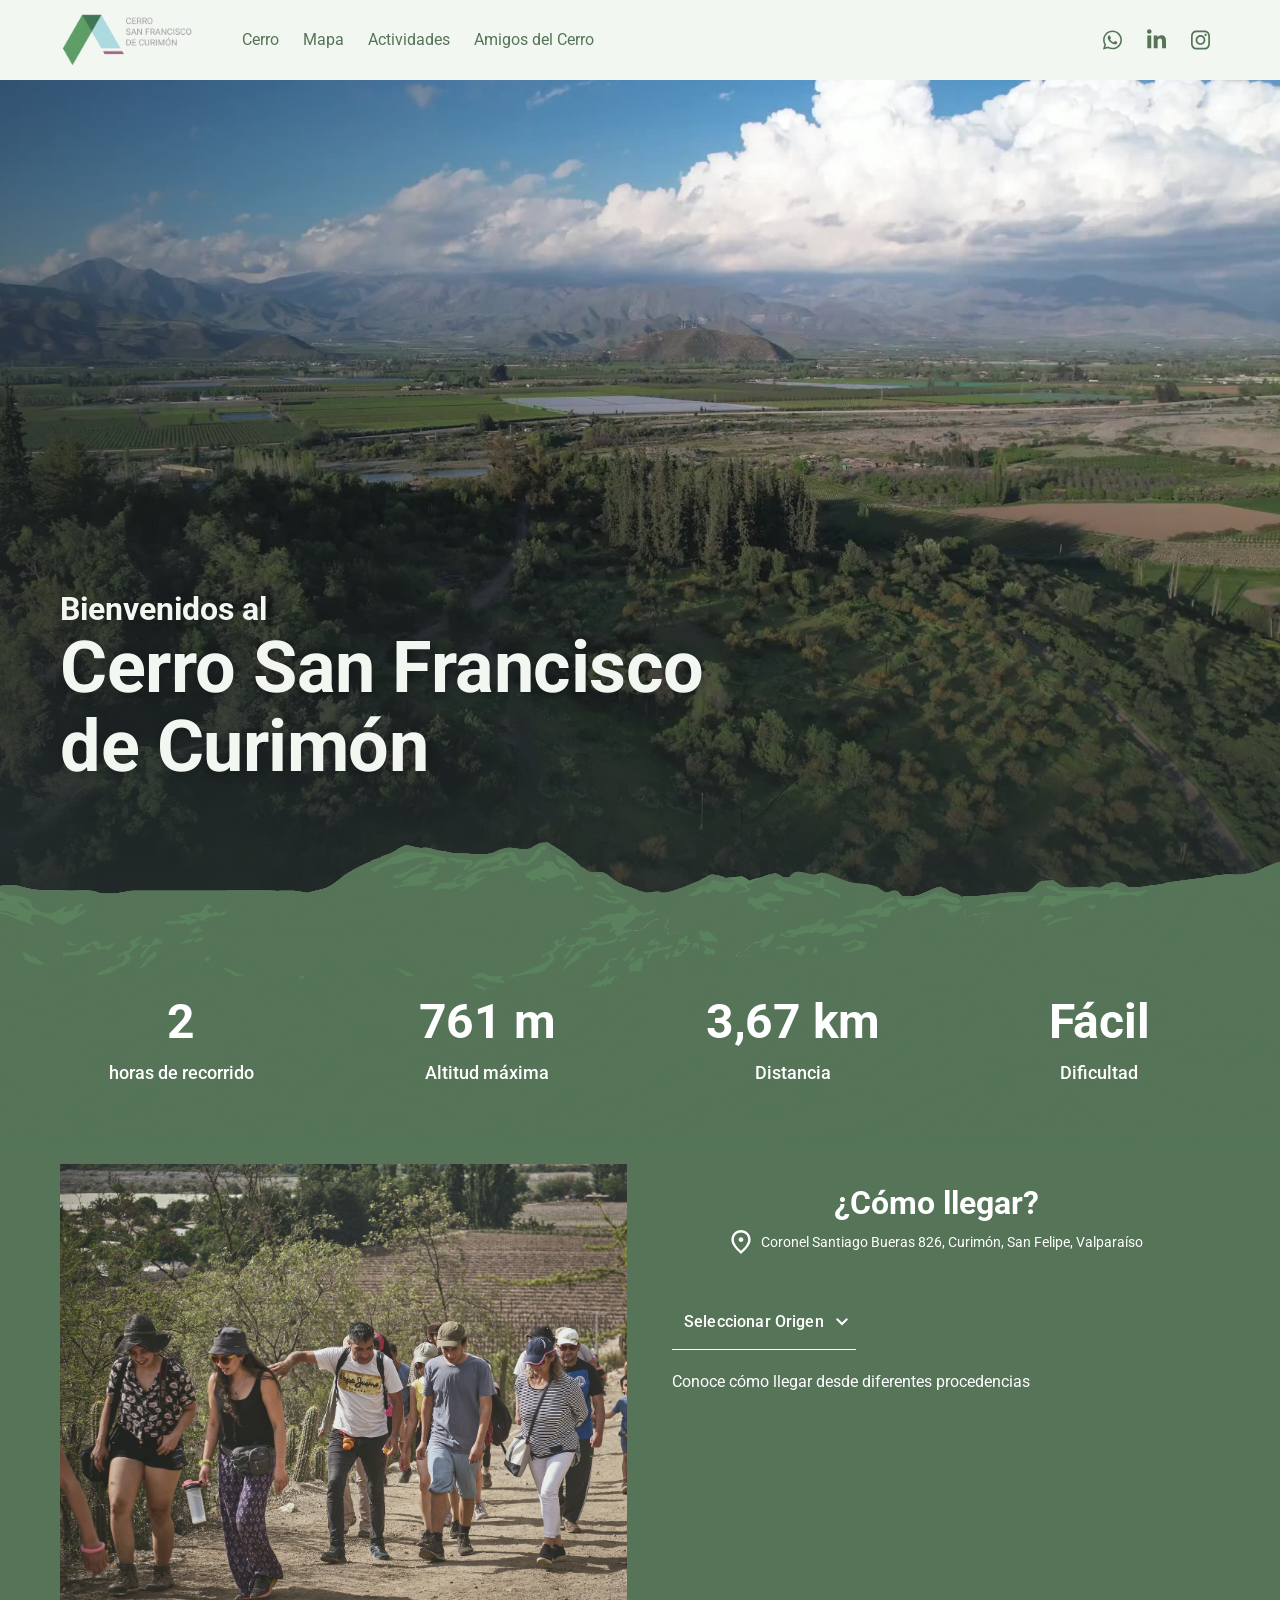
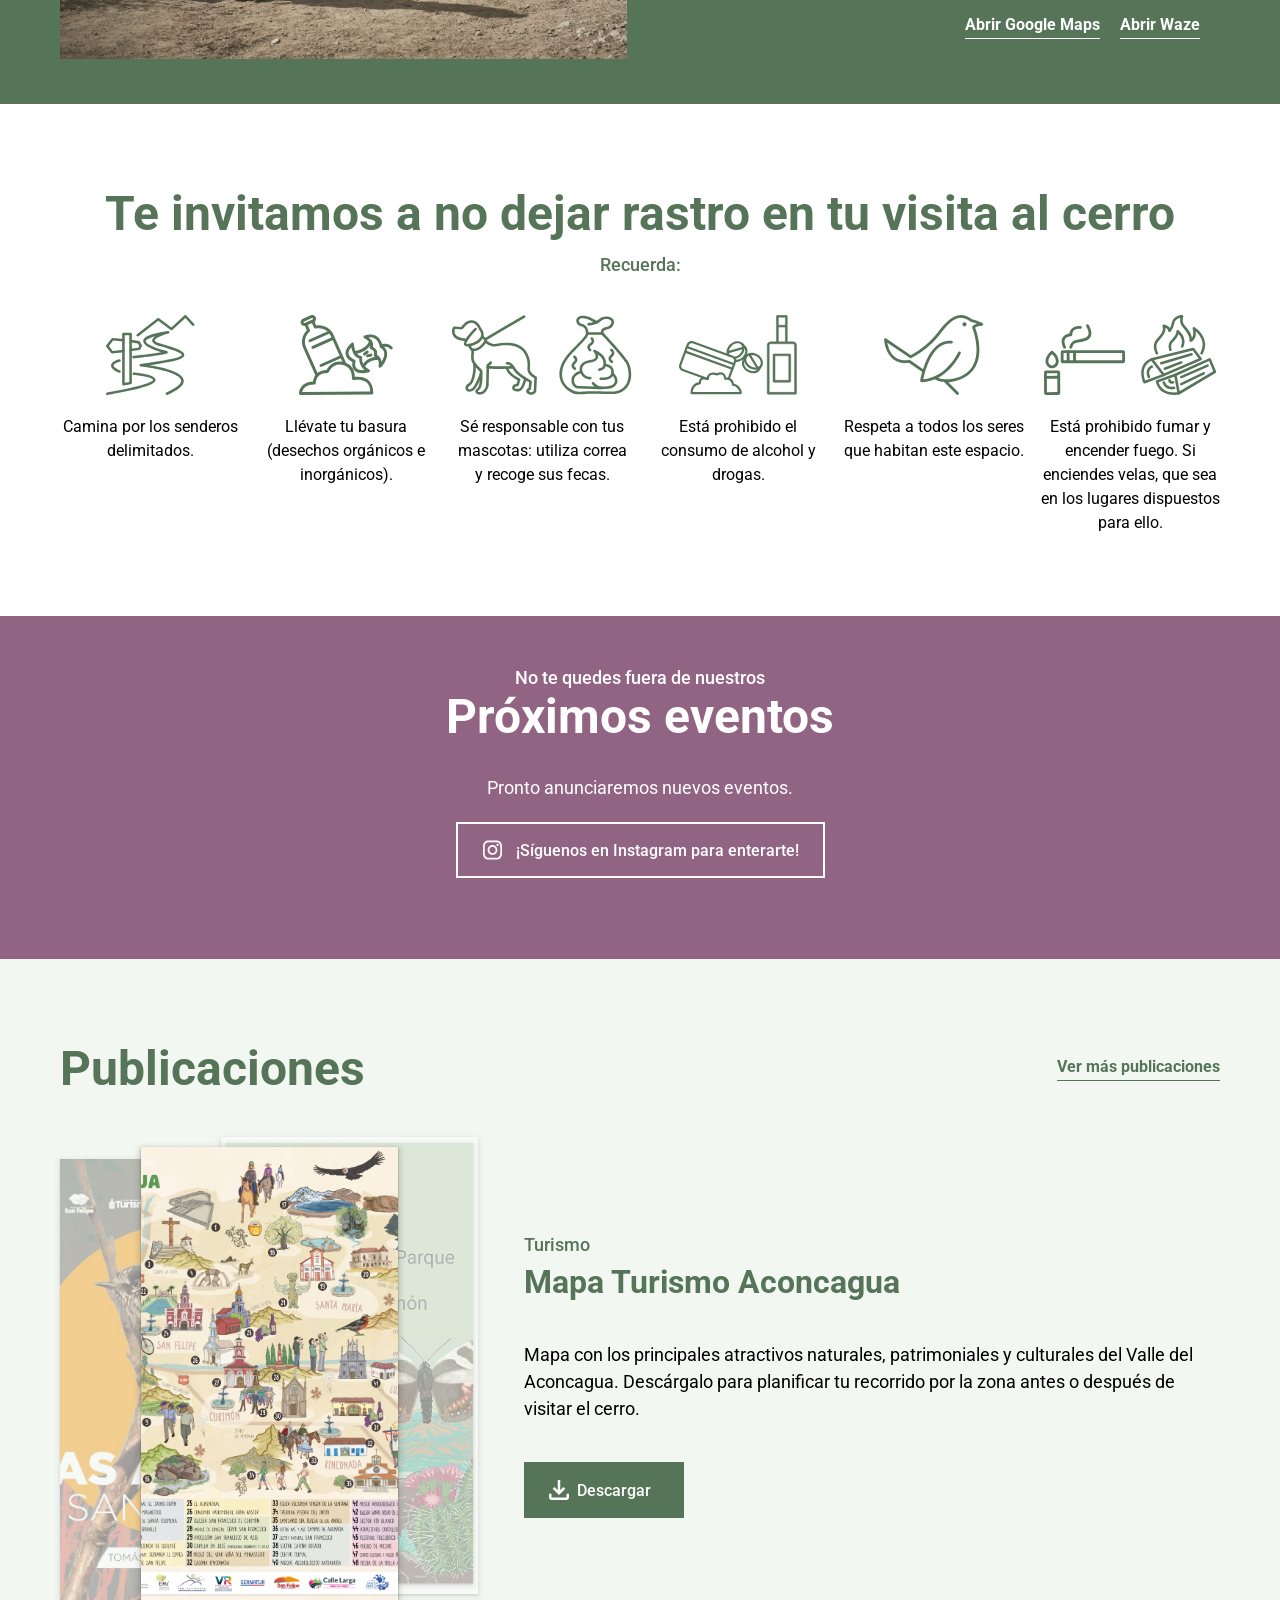
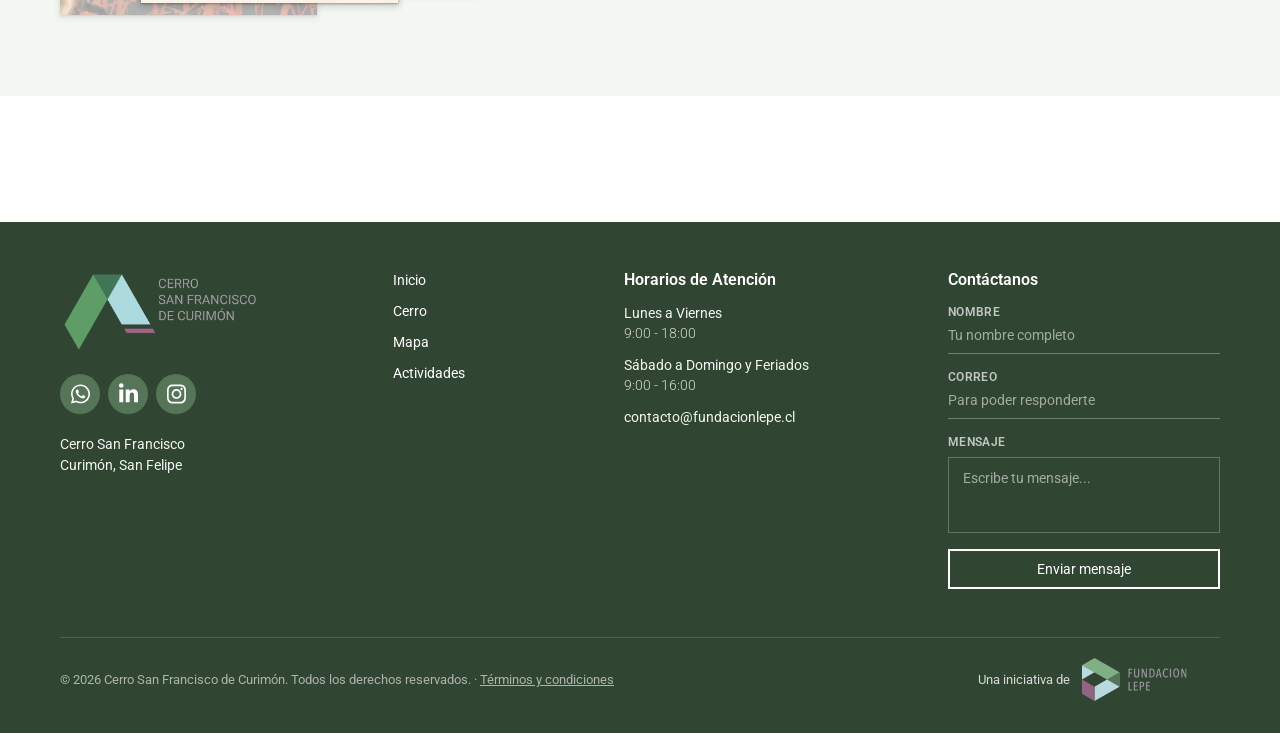
<file: index.html>
<!doctype html>
<html lang="es">

<head>
    <meta charset="utf-8" />
    <script>
        // Si un enlace de los correos de Amigos del Cerro llega a la portada, se reenvía a la página correcta
        (function () {
            var h = window.location.hash;
            if (/(^#|&)type=signup(&|$)/.test(h)) window.location.replace('amigos?confirmada=1' + h);
            else if (/(^#|&)type=recovery(&|$)/.test(h)) window.location.replace('amigos?vista=nueva-clave' + h);
            else if (/(^#|&)error_code=/.test(h)) window.location.replace('amigos?enlace=vencido');
        })();
    </script>
    <meta name="viewport" content="width=device-width, initial-scale=1" />
    <title>Cerro San Francisco de Curimón | Parque Natural en San Felipe</title>
    <link rel="icon" href="favicon.ico" sizes="any">
    <link rel="icon" type="image/png" sizes="32x32" href="img/favicon-32.png">
    <link rel="icon" type="image/png" sizes="512x512" href="img/favicon-512.png">
    <link rel="apple-touch-icon" href="img/apple-touch-icon.png">
    <meta name="description" content="Parque Natural Cerro San Francisco de Curimón, en San Felipe: cerro isla del Valle del Aconcagua con senderos, miradores, visitas autoguiadas y educación ambiental.">
    <link rel="canonical" href="https://cerrosanfrancisco.cl/">
    <meta property="og:type" content="website">
    <meta property="og:locale" content="es_CL">
    <meta property="og:site_name" content="Cerro San Francisco de Curimón">
    <meta property="og:title" content="Cerro San Francisco de Curimón">
    <meta property="og:url" content="https://cerrosanfrancisco.cl/">
    <meta property="og:image" content="https://cerrosanfrancisco.cl/img/og-cerro-2.jpg">
    <meta property="og:description" content="Parque Natural Cerro San Francisco de Curimón, en San Felipe: cerro isla del Valle del Aconcagua con senderos, miradores, visitas autoguiadas y educación ambiental.">
    <script type="application/ld+json">
    [{"@context": "https://schema.org", "@type": ["Park", "TouristAttraction"], "name": "Parque Natural Cerro San Francisco de Curimón", "alternateName": ["Cerro San Francisco de Curimón", "Cerro San Francisco"], "description": "Cerro isla del Valle del Aconcagua con senderos, miradores, visitas autoguiadas y educación ambiental, en Curimón, San Felipe.", "url": "https://cerrosanfrancisco.cl/", "image": "https://cerrosanfrancisco.cl/img/og-cerro-2.jpg", "logo": "https://cerrosanfrancisco.cl/img/favicon-512.png", "address": {"@type": "PostalAddress", "addressLocality": "Curimón, San Felipe", "addressRegion": "Valparaíso", "addressCountry": "CL"}, "geo": {"@type": "GeoCoordinates", "latitude": -32.7838, "longitude": -70.682}, "hasMap": "https://cerrosanfrancisco.cl/mapa", "sameAs": ["https://www.instagram.com/fundacionlepe/", "https://www.linkedin.com/company/fundacion-lepe/", "https://www.fundacionlepe.cl/"], "parentOrganization": {"@type": "Organization", "name": "Fundación Lepe", "url": "https://www.fundacionlepe.cl/"}}, {"@context": "https://schema.org", "@type": "WebSite", "name": "Cerro San Francisco de Curimón", "url": "https://cerrosanfrancisco.cl/", "inLanguage": "es-CL"}]
    </script>
    <link href="https://fonts.googleapis.com/css2?family=Roboto:wght@300;400;500;600;700&display=swap"
        rel="stylesheet">

    <!-- Cambiar el número de v cada vez que se actualice style.css -->
    <link rel="stylesheet" href="style.css?v=67" />

</head>

<body>

    <!-- HEADER -->
    <header class="header">
        <div class="header-content">
            <a href="./" class="header-logo">
                <img src="img/logo-curimon.png" alt="Cerro San Francisco de Curimón">
            </a>

            <button class="header-toggler" type="button" aria-controls="headerNav" aria-expanded="false"
                aria-label="Abrir menú">
                <span class="icon-hamburger"></span>
                <span class="icon-close">✕</span>
            </button>

            <nav class="header-nav" id="headerNav">
                <ul class="nav-list">
                    <li><a class="nav-button" href="cerro">Cerro</a></li>
                    <li><a class="nav-button" href="mapa">Mapa</a></li>
                    <li><a class="nav-button" href="actividades">Actividades</a></li>
                    <li><a class="nav-button" href="amigos">Amigos del Cerro</a></li>
                </ul>

                <!-- Redes sociales (como en fundacionlepe.cl) -->
                <div class="header-acciones">
                    <ul class="redes">
                        <li><a class="red" href="https://wa.me/56942053471" target="_blank" rel="noopener"
                                aria-label="WhatsApp de Fundación Lepe"><span class="red-icono red-icono--whatsapp"></span></a></li>
                        <li><a class="red" href="https://www.linkedin.com/company/fundacion-lepe/" target="_blank"
                                rel="noopener" aria-label="LinkedIn de Fundación Lepe"><span class="red-icono red-icono--linkedin"></span></a></li>
                        <li><a class="red" href="https://www.instagram.com/fundacionlepe/" target="_blank" rel="noopener"
                                aria-label="Instagram de Fundación Lepe"><span class="red-icono red-icono--instagram"></span></a></li>
                    </ul>
                </div>
            </nav>
        </div>
    </header>
    <!-- HEADER -->


    <!-- BANNER -->
    <section class="banner">
        <!-- Video de fondo a todo el ancho (la foto se ve mientras carga) -->
        <video class="banner-video" autoplay muted loop playsinline poster="img/video-hero-poster.jpg" aria-hidden="true">
            <source src="video/video-hero.mp4" type="video/mp4">
        </video>

        <div class="wrapper banner-content">
            <div class="banner-text">
                <p class="banner-subtitle">Bienvenidos al</p>
                <h1 class="banner-title">Cerro San&nbsp;Francisco</h1>
                <h1 class="banner-title">de Curimón</h1>
                
            </div>
        </div>
    </section>
    <!-- BANNER -->


    <!-- NUMEROS Y COMO LLEGAR -->
    <section class="numeros">
        <div class="wrapper">
            <div class="numeros-grid">
                <div class="numero">
                    <p class="numero-value">2</p>
                    <p class="numero-label">horas de recorrido</p>
                </div>
                <div class="numero">
                    <p class="numero-value">761 m</p>
                    <p class="numero-label">Altitud máxima</p>
                </div>
                <div class="numero">
                    <p class="numero-value">3,67 km</p>
                    <p class="numero-label">Distancia</p>
                </div>
                <div class="numero">
                    <p class="numero-value">Fácil</p>
                    <p class="numero-label">Dificultad</p>
                </div>
            </div>

            <div class="como-llegar">
                <div class="como-llegar-image">
                    <!-- Foto provisoria: reemplazar por fotografía de la sesión con Diego Sandoval -->
                    <img src="img/llegar.jpg?v=2" alt="Visitantes descansando en el cerro">
                </div>

                <div class="como-llegar-card">
                    <div class="como-llegar-header">
                        <h2 class="como-llegar-title">¿Cómo llegar?</h2>
                        <p class="como-llegar-address">
                            <img src="icons/location.svg" alt="" width="24" height="24">
                            Coronel Santiago Bueras 826, Curimón, San Felipe, Valparaíso
                        </p>
                    </div>

                    <div class="como-llegar-body">
                        <div class="como-llegar-info">
                            <!-- Dropdown de origen -->
                            <div class="dropdown" id="dropdownOrigen">
                                <button type="button" class="dropdown-button" aria-haspopup="listbox"
                                    aria-expanded="false" aria-controls="dropdownOptions">
                                    <span class="dropdown-label">Seleccionar Origen</span>
                                    <img src="icons/arrow-down.svg" alt="" class="dropdown-arrow" width="12" height="8">
                                </button>
                                <ul class="dropdown-options" id="dropdownOptions" role="listbox">
                                    <li><button type="button" class="dropdown-option" data-origen="santiago">Santiago</button></li>
                                    <li><button type="button" class="dropdown-option" data-origen="curimon">Curimón</button></li>
                                    <li><button type="button" class="dropdown-option" data-origen="san-felipe">San Felipe</button></li>
                                    <li><button type="button" class="dropdown-option" data-origen="valparaiso">Valparaíso</button></li>
                                    <li><button type="button" class="dropdown-option" data-origen="los-andes">Los Andes</button></li>
                                    <li><button type="button" class="dropdown-option" data-origen="mendoza">Mendoza</button></li>
                                </ul>
                            </div>

                            <!-- Texto sin origen seleccionado -->
                            <p class="como-llegar-text" id="rutaDefault">Conoce cómo llegar desde diferentes
                                procedencias</p>

                            <!-- Detalle de la ruta (se llena con JS) -->
                            <div class="ruta" id="rutaDetalle" hidden>
                                <div class="ruta-datos">
                                    <div class="ruta-dato">
                                        <p class="ruta-dato-label" id="rutaLabel1"></p>
                                        <p class="ruta-dato-value" id="rutaValue1"></p>
                                    </div>
                                    <div class="ruta-dato">
                                        <p class="ruta-dato-label" id="rutaLabel2"></p>
                                        <p class="ruta-dato-value" id="rutaValue2"></p>
                                    </div>
                                </div>
                                <p class="ruta-subtitle" id="rutaSubtitle"></p>
                                <p class="ruta-text" id="rutaText"></p>
                            </div>
                        </div>

                        <div class="como-llegar-links">
                            <a class="btn-underline btn-underline--claro" id="linkMaps"
                                href="https://maps.app.goo.gl/U2UCx166CJ8TxAts7"
                                target="_blank" rel="noopener noreferrer">Abrir Google Maps</a>
                            <a class="btn-underline btn-underline--claro"
                                href="https://waze.com/ul/h66jtrx900"
                                target="_blank" rel="noopener noreferrer">Abrir Waze</a>
                        </div>
                    </div>
                </div>
            </div>
        </div>
    </section>
    <!-- NUMEROS Y COMO LLEGAR -->


    <!-- NO RASTRO -->
    <section class="wrapper no-rastro">
        <div class="no-rastro-header">
            <h2 class="no-rastro-title">Te invitamos a no dejar rastro en tu visita al cerro</h2>
            <p class="no-rastro-subtitle">Recuerda:</p>
        </div>

        <div class="no-rastro-grid">
            <div class="no-rastro-item">
                <img src="icons/senderos.svg" alt="" class="no-rastro-icon">
                <p class="no-rastro-text">Camina por los senderos delimitados.</p>
            </div>
            <div class="no-rastro-item">
                <img src="icons/basura.svg" alt="" class="no-rastro-icon">
                <p class="no-rastro-text">Llévate tu basura (desechos orgánicos e inorgánicos).</p>
            </div>
            <div class="no-rastro-item">
                <img src="icons/mascotas.svg" alt="" class="no-rastro-icon">
                <p class="no-rastro-text">Sé responsable con tus mascotas: utiliza correa y recoge sus fecas.</p>
            </div>
            <div class="no-rastro-item">
                <img src="icons/alcohol.svg" alt="" class="no-rastro-icon">
                <p class="no-rastro-text">Está prohibido el consumo de alcohol y drogas.</p>
            </div>
            <div class="no-rastro-item">
                <img src="icons/seres.svg" alt="" class="no-rastro-icon">
                <p class="no-rastro-text">Respeta a todos los seres que habitan este espacio.</p>
            </div>
            <div class="no-rastro-item">
                <img src="icons/fuego.svg" alt="" class="no-rastro-icon">
                <p class="no-rastro-text">Está prohibido fumar y encender fuego. Si enciendes velas, que sea en los
                    lugares dispuestos para ello.</p>
            </div>
        </div>
    </section>
    <!-- NO RASTRO -->


    <!-- EVENTOS -->
    <section class="eventos">
        <div class="eventos-band">
            <p class="eventos-subtitle">No te quedes fuera de nuestros</p>
            <h2 class="eventos-title">Próximos eventos</h2>
        </div>

        <div class="wrapper eventos-list" data-lista-eventos="inicio" data-limite="3">
            <!-- Los eventos se dibujan desde eventos.js -->
            <div class="eventos-more" style="padding-top: 4rem;">
                <!-- Apagado por ahora: para volver a mostrarlo, quitar el comentario
                <a href="actividades" class="btn-underline">Ver más Eventos</a>
                -->
            </div>
        </div>
    </section>
    <!-- EVENTOS -->


    <!-- PUBLICACIONES -->
    <section class="publicaciones">
        <div class="wrapper">
            <div class="publicaciones-header">
                <h2 class="publicaciones-title">Publicaciones</h2>
                <a href="publicaciones" class="btn-underline">Ver más publicaciones</a>
            </div>

            <div class="publicacion">
                <!-- PUBLICACION 1 -->
                <div class="publicacion-slide is-active">
                    <div class="publicacion-covers">
                        <button class="cover cover--left" type="button" data-go="1" aria-label="Ver Mapa Turismo Aconcagua"><img src="img/mapa-turismo-aconcagua.jpg" alt=""></button>
                        <button class="cover cover--right" type="button" data-go="2" aria-label="Ver Aves de San Felipe"><img src="img/aves-san-felipe.jpg" alt=""></button>
                        <div class="cover cover--front"><img src="img/guia-biodiversidad-1.png" alt=""></div>
                    </div>

                    <div class="publicacion-content">
                        <p class="publicacion-eyebrow">Flora y Fauna</p>
                        <h3 class="publicacion-title">Conoce nuestra Guía de Biodiversidad</h3>
                        <p class="publicacion-text">Ésta es una guía en terreno desarrollada por el programa Vivo Curimón de
                            Fundación Lepe. Para una óptima lectura y uso, te recomendamos descargarla en tu celular antes
                            de visitar el Parque Natural Cerro San Francisco de Curimón, u otros ecosistemas similares.
                            Toda la información de esta guía, te servirá para visitar otros entornos naturales
                            similares.</p>
                        <a href="pdf/guia-biodiversidad.pdf" target="_blank" rel="noopener" class="btn-primary-medium btn-primary-medium--tall btn-download">
                            <img src="icons/download.svg" alt="" width="20" height="20" onerror="this.remove()">
                            Descargar<span class="visually-hidden"> (se abre en una pestaña nueva)</span>
                        </a>
                    </div>
                </div>

                <!-- PUBLICACION 2 -->
                <div class="publicacion-slide" aria-hidden="true" inert>
                    <div class="publicacion-covers">
                        <button class="cover cover--left" type="button" data-go="2" aria-label="Ver Aves de San Felipe"><img src="img/aves-san-felipe.jpg" alt=""></button>
                        <button class="cover cover--right" type="button" data-go="0" aria-label="Ver Guía de Biodiversidad"><img src="img/guia-biodiversidad-1.png" alt=""></button>
                        <div class="cover cover--front"><img src="img/mapa-turismo-aconcagua.jpg" alt=""></div>
                    </div>

                    <div class="publicacion-content">
                        <p class="publicacion-eyebrow">Turismo</p>
                        <h3 class="publicacion-title">Mapa Turismo Aconcagua</h3>
                        <p class="publicacion-text">Mapa con los principales atractivos naturales, patrimoniales y culturales del
                            Valle del Aconcagua. Descárgalo para planificar tu recorrido por la zona antes o después de
                            visitar el cerro.</p>
                        <a href="pdf/mapa-turismo-aconcagua.pdf" target="_blank" rel="noopener" class="btn-primary-medium btn-primary-medium--tall btn-download">
                            <img src="icons/download.svg" alt="" width="20" height="20" onerror="this.remove()">
                            Descargar<span class="visually-hidden"> (se abre en una pestaña nueva)</span>
                        </a>
                    </div>
                </div>

                <!-- PUBLICACION 3 -->
                <div class="publicacion-slide" aria-hidden="true" inert>
                    <div class="publicacion-covers">
                        <button class="cover cover--left" type="button" data-go="0" aria-label="Ver Guía de Biodiversidad"><img src="img/guia-biodiversidad-1.png" alt=""></button>
                        <button class="cover cover--right" type="button" data-go="1" aria-label="Ver Mapa Turismo Aconcagua"><img src="img/mapa-turismo-aconcagua.jpg" alt=""></button>
                         <div class="cover cover--front"><img src="img/aves-san-felipe.jpg" alt=""></div>
                    </div>

                    <div class="publicacion-content">
                        <p class="publicacion-eyebrow">Fauna</p>
                        <h3 class="publicacion-title">Aves de San Felipe</h3>
                        <p class="publicacion-text">Guía para reconocer las aves que habitan San Felipe y el Valle del Aconcagua.
                            Llévala en tu visita al cerro y aprende a identificar las especies que puedes observar en sus
                            senderos.</p>
                        <!-- El PDF está alojado en la tienda de Shopify -->
                        <a href="https://cdn.shopify.com/s/files/1/0803/7200/7187/files/LAS_AVES_DE_SAN_FELIPE.pdf?v=1782051955" target="_blank" rel="noopener" class="btn-primary-medium btn-primary-medium--tall btn-download">
                            <img src="icons/download.svg" alt="" width="20" height="20" onerror="this.remove()">
                            Descargar<span class="visually-hidden"> (se abre en una pestaña nueva)</span>
                        </a>
                    </div>
                </div>
            </div>
        </div>
    </section>
    <!-- PUBLICACIONES -->


    <!-- FOOTER -->
    <footer class="footer">
        <div class="wrapper">
            <div class="footer-top">
                <div class="footer-brand">
                    <img src="img/logo-curimon.png" alt="Cerro San Francisco de Curimón">
                    <ul class="redes redes--footer">
                    <li><a class="red" href="https://wa.me/56942053471" target="_blank" rel="noopener"
                            aria-label="WhatsApp de Fundación Lepe"><span class="red-icono red-icono--whatsapp"></span></a></li>
                    <li><a class="red" href="https://www.linkedin.com/company/fundacion-lepe/" target="_blank"
                            rel="noopener" aria-label="LinkedIn de Fundación Lepe"><span class="red-icono red-icono--linkedin"></span></a></li>
                    <li><a class="red" href="https://www.instagram.com/fundacionlepe/" target="_blank" rel="noopener"
                            aria-label="Instagram de Fundación Lepe"><span class="red-icono red-icono--instagram"></span></a></li>
                </ul>
                    <address class="footer-direccion">
                        Cerro San Francisco<br>Curimón, San Felipe
                    </address>
                </div>

                <ul class="footer-nav">
                    <li><a class="footer-link" href="./">Inicio</a></li>
                    <li><a class="footer-link" href="cerro">Cerro</a></li>
                    <li><a class="footer-link" href="mapa">Mapa</a></li>
                    <li><a class="footer-link" href="actividades">Actividades</a></li>
                </ul>

                <div class="footer-horarios">
                    <p class="footer-title">Horarios de Atención</p>
                    <div>
                        <p class="footer-day">Lunes a Viernes</p>
                        <p class="footer-hour">9:00 - 18:00</p>
                    </div>
                    <div>
                        <p class="footer-day">Sábado a Domingo y Feriados</p>
                        <p class="footer-hour">9:00 - 16:00</p>
                    </div>
                    <p class="footer-day">contacto@fundacionlepe.cl</p>
                </div>

                <form class="footer-form" id="footerForm">
                    <p class="footer-title">Contáctanos</p>
                    <label for="footerNombre" class="footer-label">Nombre</label>
                    <input id="footerNombre" autocomplete="name" name="nombre" type="text" class="footer-input" placeholder="Tu nombre completo">
                    <label for="footerCorreo" class="footer-label">Correo</label>
                    <input id="footerCorreo" autocomplete="email" name="correo" type="email" class="footer-input"
                        placeholder="Para poder responderte">
                    <!-- Campo trampa contra spam: las personas no lo ven -->
                    <input type="text" name="sitio_web" class="campo-trampa" tabindex="-1" autocomplete="off" aria-hidden="true">
                    <label for="footerMensaje" class="footer-label">Mensaje</label>
                    <textarea id="footerMensaje" name="mensaje" class="footer-textarea" placeholder="Escribe tu mensaje..."></textarea>
                    <p class="footer-aviso" role="status"></p>
                    <button type="submit" class="btn-outline-footer">Enviar mensaje</button>
                </form>
            </div>

            <hr class="footer-divider">

            <div class="footer-bottom">
                <p class="footer-copy">© 2026 Cerro San Francisco de Curimón. Todos los derechos reservados.
                    · <a href="terminos" class="footer-copy-link">Términos y condiciones</a></p>
                <a href="https://www.fundacionlepe.cl/" class="footer-lepe" target="_blank" rel="noopener">
                    <span>Una iniciativa de</span>
                    <img src="icons/logo-fundacion-lepe.svg" alt="Fundación Lepe" width="136" height="43">
                </a>
            </div>
        </div>
    </footer>
    <!-- FOOTER -->


    <script>
        // Menú hamburguesa
        const toggler = document.querySelector('.header-toggler');
        const nav = document.querySelector('#headerNav');

        toggler.addEventListener('click', function () {
            const isExpanded = toggler.getAttribute('aria-expanded') === 'true';
            toggler.setAttribute('aria-expanded', !isExpanded);
            nav.classList.toggle('is-open');
        });

        // Si hiciste clic fuera del menú y del botón, se cierra
        document.addEventListener('click', function (event) {
            const isExpanded = toggler.getAttribute('aria-expanded') === 'true';

            if (isExpanded && !nav.contains(event.target) && !toggler.contains(event.target)) {
                toggler.setAttribute('aria-expanded', 'false');
                nav.classList.remove('is-open');
            }
        });
    </script>
    <script>
        // Cómo llegar: datos de cada origen
        // Distancias y tiempos aproximados hasta el parque, en auto y sin tráfico (verificados en septiembre 2026)
        const rutas = {
            'santiago': {
                nombre: 'Santiago',
                datos: [['Distancia', '95 km'], ['Tiempo en auto', '1 h 25 min']],
                subtitulo: 'En bus',
                texto: 'Toma un bus interurbano desde el Terminal Los Héroes o el Terminal Alameda hacia San Felipe (aprox. 1 h 30 min a 2 h). Desde San Felipe, continúa en colectivo o bus local hasta Curimón y camina hasta la entrada del parque en Coronel Santiago Bueras 826.'
            },
            'curimon': {
                nombre: 'Curimón',
                datos: [['Distancia', '1,3 km'], ['A pie', '17 min']],
                subtitulo: 'Cómo llegar a pie',
                texto: 'Desde el centro de Curimón, camina aprox. 17 minutos (1,3 km) hasta la entrada del parque en Coronel Santiago Bueras 826. Te recomendamos llevar agua, protector solar y calzado cómodo.'
            },
            'san-felipe': {
                nombre: 'San Felipe',
                datos: [['Distancia', '6 km'], ['Tiempo en auto', '10 min']],
                subtitulo: 'En bus',
                texto: 'Desde San Felipe, toma un colectivo o bus local con destino a Curimón por la Ruta 60 (aprox. 15 min). Bájate en el centro del pueblo y camina hasta la entrada del parque en Coronel Santiago Bueras 826.'
            },
            'valparaiso': {
                nombre: 'Valparaíso',
                datos: [['Distancia', '135 km'], ['Tiempo en auto', '1 h 45 min']],
                subtitulo: 'En bus',
                texto: 'Toma un bus interurbano desde el Terminal Rodoviario de Valparaíso hacia San Felipe (aprox. 2 h a 2 h 30 min). Desde el terminal, continúa en colectivo o bus local hasta Curimón y camina hasta la entrada del parque.'
            },
            'los-andes': {
                nombre: 'Los Andes',
                datos: [['Distancia', '12 km'], ['Tiempo en auto', '15 min']],
                subtitulo: 'En bus',
                texto: 'Desde Los Andes, toma un bus o colectivo con dirección a San Felipe por la Ruta 60 y pide bajarte en Curimón (aprox. 20 min). Desde ahí, camina hasta la entrada del parque en Coronel Santiago Bueras 826.'
            },
            'mendoza': {
                nombre: 'Mendoza',
                datos: [['Distancia', '275 km'], ['Tiempo en auto', '4 h *']],
                subtitulo: 'En bus',
                texto: 'Cruza la cordillera en bus internacional por el Paso Los Libertadores hasta Los Andes (aprox. 5 h). Desde ahí, continúa en bus o colectivo hacia San Felipe y bájate en Curimón. * Sin contar la espera en la frontera. Revisa el estado del paso antes de viajar: en invierno puede cerrar por nieve.'
            }
        };

        const destino = 'Coronel Santiago Bueras 826, Curimón, San Felipe';
        const dropdown = document.querySelector('#dropdownOrigen');
        const dropdownButton = dropdown.querySelector('.dropdown-button');
        const dropdownLabel = dropdown.querySelector('.dropdown-label');

        function cerrarDropdown() {
            dropdown.classList.remove('is-open');
            dropdownButton.setAttribute('aria-expanded', 'false');
        }

        // Abrir / cerrar
        dropdownButton.addEventListener('click', function () {
            const isOpen = dropdown.classList.toggle('is-open');
            dropdownButton.setAttribute('aria-expanded', isOpen);
        });

        // Elegir un origen
        dropdown.querySelectorAll('.dropdown-option').forEach(option => {
            option.addEventListener('click', function () {
                const ruta = rutas[option.dataset.origen];

                dropdownLabel.textContent = ruta.nombre;
                dropdown.classList.add('has-value');

                document.querySelector('#rutaLabel1').textContent = ruta.datos[0][0];
                document.querySelector('#rutaValue1').textContent = ruta.datos[0][1];
                document.querySelector('#rutaLabel2').textContent = ruta.datos[1][0];
                document.querySelector('#rutaValue2').textContent = ruta.datos[1][1];
                document.querySelector('#rutaSubtitle').textContent = ruta.subtitulo;
                document.querySelector('#rutaText').textContent = ruta.texto;

                document.querySelector('#rutaDefault').hidden = true;
                document.querySelector('#rutaDetalle').hidden = false;

                // Google Maps abre la ruta desde el origen elegido
                document.querySelector('#linkMaps').href = 'https://www.google.com/maps/dir/?api=1&origin='
                    + encodeURIComponent(ruta.nombre) + '&destination=' + encodeURIComponent(destino);

                cerrarDropdown();
            });
        });

        // Si hiciste clic fuera del dropdown, se cierra
        document.addEventListener('click', function (event) {
            if (!dropdown.contains(event.target)) {
                cerrarDropdown();
            }
        });
    </script>
    <script>
        // Publicaciones: se funden de una a otra (Dissolve del prototipo en Figma)
        const slides = document.querySelectorAll('.publicacion-slide');
        const pubSection = document.querySelector('.publicacion');
        let activa = 0;

        function mostrarPublicacion(nueva) {
            if (nueva === activa) return;

            slides[activa].classList.remove('is-active');
            slides[activa].setAttribute('aria-hidden', 'true');
            slides[activa].inert = true;

            slides[nueva].classList.add('is-active');
            slides[nueva].removeAttribute('aria-hidden');
            slides[nueva].inert = false;

            activa = nueva;
        }

        // Clic en una portada de atrás
        document.querySelectorAll('.cover[data-go]').forEach(cover => {
            cover.addEventListener('click', function () {
                mostrarPublicacion(Number(cover.dataset.go));
                iniciarAutoplay();
            });
        });

        // Avanza solo cada 5 segundos (se pausa con el mouse encima)
        const reducirMovimiento = window.matchMedia('(prefers-reduced-motion: reduce)').matches;
        let autoplay = null;

        function iniciarAutoplay() {
            if (reducirMovimiento) return;
            clearInterval(autoplay);
            autoplay = setInterval(() => {
                mostrarPublicacion((activa + 1) % slides.length);
            }, 5000);
        }

        pubSection.addEventListener('mouseenter', () => clearInterval(autoplay));
        pubSection.addEventListener('mouseleave', iniciarAutoplay);

        iniciarAutoplay();
    </script>
    <script src="contacto.js?v=2"></script>
    <script>
        // Si la persona prefiere menos movimiento, el video del banner queda detenido
        if (window.matchMedia('(prefers-reduced-motion: reduce)').matches) {
            const bannerVideo = document.querySelector('.banner-video');
            bannerVideo.removeAttribute('autoplay');
            bannerVideo.pause();
        }
    </script>

    <script src="api/eventos.php"></script>

    <script src="eventos.js?v=11"></script>
</body>

</html>
</file>
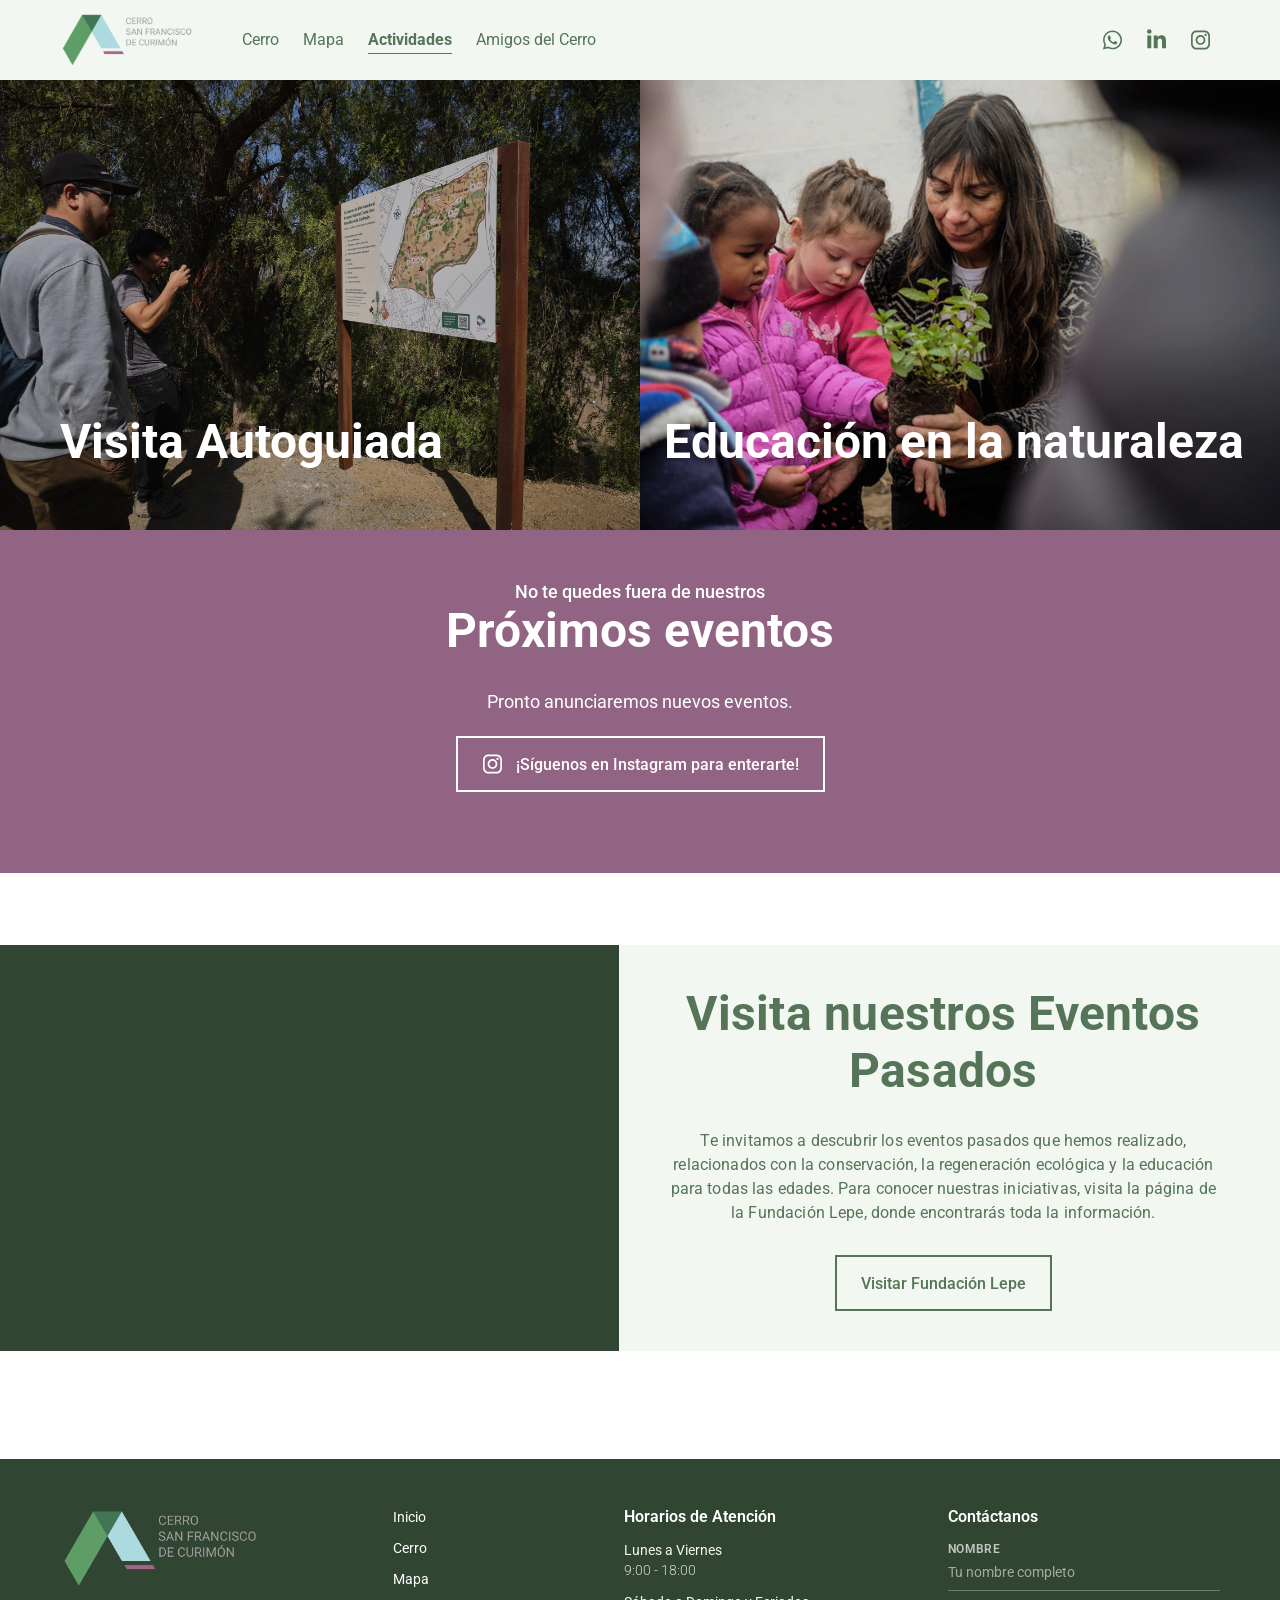
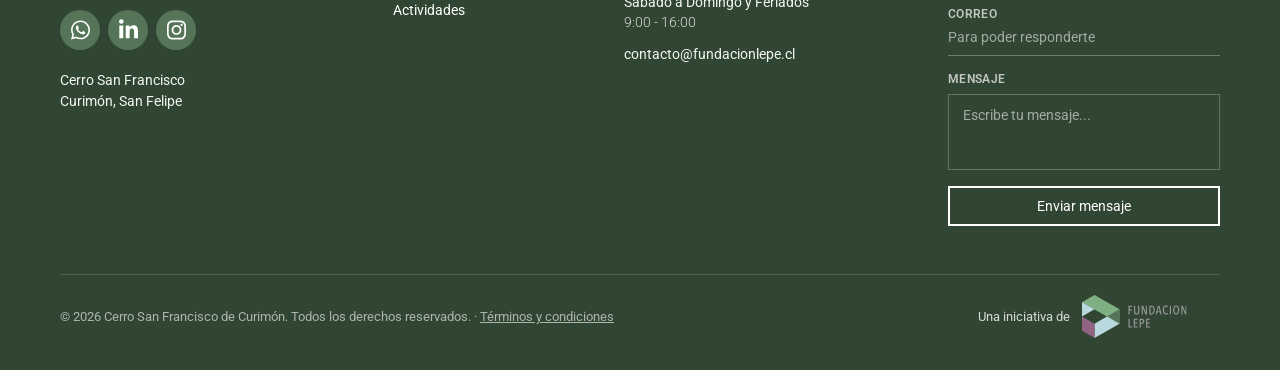
<file: actividades.html>
<!doctype html>
<html lang="es">

<head>
    <meta charset="utf-8" />
    <meta name="viewport" content="width=device-width, initial-scale=1" />
    <title>Actividades | Cerro San Francisco de Curimón</title>
    <link rel="icon" href="favicon.ico" sizes="any">
    <link rel="icon" type="image/png" sizes="32x32" href="img/favicon-32.png">
    <link rel="icon" type="image/png" sizes="512x512" href="img/favicon-512.png">
    <link rel="apple-touch-icon" href="img/apple-touch-icon.png">
    <meta name="description" content="Actividades en el Cerro San Francisco de Curimón: visita autoguiada, educación en la naturaleza y próximos eventos abiertos a la comunidad.">
    <link rel="canonical" href="https://cerrosanfrancisco.cl/actividades">
    <meta property="og:type" content="website">
    <meta property="og:locale" content="es_CL">
    <meta property="og:site_name" content="Cerro San Francisco de Curimón">
    <meta property="og:title" content="Actividades | Cerro San Francisco de Curimón">
    <meta property="og:url" content="https://cerrosanfrancisco.cl/actividades">
    <meta property="og:image" content="https://cerrosanfrancisco.cl/img/og-cerro-2.jpg">
    <meta property="og:description" content="Actividades en el Cerro San Francisco de Curimón: visita autoguiada, educación en la naturaleza y próximos eventos abiertos a la comunidad.">
    <link href="https://fonts.googleapis.com/css2?family=Roboto:wght@300;400;500;600;700&display=swap"
        rel="stylesheet">

    <!-- Cambiar el número de v cada vez que se actualice style.css -->
    <link rel="stylesheet" href="style.css?v=67" />

</head>

<body>

    <!-- HEADER -->
    <header class="header">
        <div class="header-content">
            <a href="./" class="header-logo">
                <img src="img/logo-curimon.png" alt="Cerro San Francisco de Curimón">
            </a>

            <button class="header-toggler" type="button" aria-controls="headerNav" aria-expanded="false"
                aria-label="Abrir menú">
                <span class="icon-hamburger"></span>
                <span class="icon-close">✕</span>
            </button>

            <nav class="header-nav" id="headerNav">
                <ul class="nav-list">
                    <li><a class="nav-button" href="cerro">Cerro</a></li>
                    <li><a class="nav-button" href="mapa">Mapa</a></li>
                    <li><a class="nav-button nav-button--active" href="actividades" aria-current="page">Actividades</a></li>
                    <li><a class="nav-button" href="amigos">Amigos del Cerro</a></li>
                </ul>

                <!-- Redes sociales -->
                <div class="header-acciones">
                    <ul class="redes">
                        <li><a class="red" href="https://wa.me/56942053471" target="_blank" rel="noopener"
                                aria-label="WhatsApp de Fundación Lepe"><span class="red-icono red-icono--whatsapp"></span></a></li>
                        <li><a class="red" href="https://www.linkedin.com/company/fundacion-lepe/" target="_blank"
                                rel="noopener" aria-label="LinkedIn de Fundación Lepe"><span class="red-icono red-icono--linkedin"></span></a></li>
                        <li><a class="red" href="https://www.instagram.com/fundacionlepe/" target="_blank" rel="noopener"
                                aria-label="Instagram de Fundación Lepe"><span class="red-icono red-icono--instagram"></span></a></li>
                    </ul>
                </div>
            </nav>
        </div>
    </header>
    <!-- HEADER -->


    <!-- ACTIVIDADES -->
    <section class="actividades" aria-label="Actividades">
        <a href="visita-autoguiada" class="actividad-card actividad-card--izquierda">
            <img src="img/visita-autoguiada.jpg" alt="" class="actividad-card-img">
            <div class="actividad-card-content">
                <h1 class="actividad-card-title">Visita Autoguiada</h1>
                <!-- Aparece al pasar el mouse (Variant2 del componente) -->
                <div class="actividad-card-extra">
                    <p class="actividad-card-text">Recorre el cerro a tu ritmo con nuestra guía de senderos y
                        señalética en terreno.</p>
                    <span class="btn-primary-medium btn-primary-medium--tall">Descubre más</span>
                </div>
            </div>
        </a>
        <a href="educacion" class="actividad-card actividad-card--derecha">
            <img src="img/educacion.jpg" alt="" class="actividad-card-img">
            <div class="actividad-card-content">
                <h2 class="actividad-card-title">Educación en la naturaleza</h2>
                <!-- Aparece al pasar el mouse (Variant2 del componente) -->
                <div class="actividad-card-extra">
                    <p class="actividad-card-text">Programas educativos con talleres de ecología, flora y fauna
                        nativa.</p>
                    <span class="btn-primary-medium btn-primary-medium--tall">Descubre más</span>
                </div>
            </div>
        </a>
    </section>
    <!-- ACTIVIDADES -->


    <!-- EVENTOS -->
    <section class="eventos">
        <div class="eventos-band">
            <p class="eventos-subtitle">No te quedes fuera de nuestros</p>
            <h2 class="eventos-title">Próximos eventos</h2>
        </div>

        <div class="wrapper eventos-list" data-lista-eventos="actividades">
            <!-- Los eventos se dibujan desde eventos.js -->
        </div>
    </section>
    <!-- EVENTOS -->


    <!-- EVENTOS PASADOS -->
    <section class="eventos-pasados">
        <div class="eventos-pasados-media">
            <video class="eventos-pasados-video" autoplay muted loop playsinline aria-hidden="true">
                <source src="video/acciones-regeneracion.mp4" type="video/mp4">
            </video>
        </div>
        <div class="eventos-pasados-content">
            <div class="eventos-pasados-texto">
                <h2 class="eventos-pasados-title">Visita nuestros Eventos Pasados</h2>
                <p class="eventos-pasados-text">Te invitamos a descubrir los eventos pasados que hemos realizado,
                    relacionados con la conservación, la regeneración ecológica y la educación para todas las edades.
                    Para conocer nuestras iniciativas, visita la página de la Fundación Lepe, donde encontrarás toda la
                    información.</p>
                <a href="https://www.fundacionlepe.cl/noticias/" class="btn-outline-medium" target="_blank"
                    rel="noopener noreferrer">Visitar Fundación Lepe</a>
            </div>
        </div>
    </section>
    <!-- EVENTOS PASADOS -->


    <!-- FOOTER -->
    <footer class="footer">
        <div class="wrapper">
            <div class="footer-top">
                <div class="footer-brand">
                    <img src="img/logo-curimon.png" alt="Cerro San Francisco de Curimón">
                    <ul class="redes redes--footer">
                    <li><a class="red" href="https://wa.me/56942053471" target="_blank" rel="noopener"
                            aria-label="WhatsApp de Fundación Lepe"><span class="red-icono red-icono--whatsapp"></span></a></li>
                    <li><a class="red" href="https://www.linkedin.com/company/fundacion-lepe/" target="_blank"
                            rel="noopener" aria-label="LinkedIn de Fundación Lepe"><span class="red-icono red-icono--linkedin"></span></a></li>
                    <li><a class="red" href="https://www.instagram.com/fundacionlepe/" target="_blank" rel="noopener"
                            aria-label="Instagram de Fundación Lepe"><span class="red-icono red-icono--instagram"></span></a></li>
                </ul>
                    <address class="footer-direccion">
                        Cerro San Francisco<br>Curimón, San Felipe
                    </address>
                </div>

                <ul class="footer-nav">
                    <li><a class="footer-link" href="./">Inicio</a></li>
                    <li><a class="footer-link" href="cerro">Cerro</a></li>
                    <li><a class="footer-link" href="mapa">Mapa</a></li>
                    <li><a class="footer-link" href="actividades">Actividades</a></li>
                </ul>

                <div class="footer-horarios">
                    <p class="footer-title">Horarios de Atención</p>
                    <div>
                        <p class="footer-day">Lunes a Viernes</p>
                        <p class="footer-hour">9:00 - 18:00</p>
                    </div>
                    <div>
                        <p class="footer-day">Sábado a Domingo y Feriados</p>
                        <p class="footer-hour">9:00 - 16:00</p>
                    </div>
                    <p class="footer-day">contacto@fundacionlepe.cl</p>
                </div>

                <form class="footer-form" id="footerForm">
                    <p class="footer-title">Contáctanos</p>
                    <label for="footerNombre" class="footer-label">Nombre</label>
                    <input id="footerNombre" autocomplete="name" name="nombre" type="text" class="footer-input" placeholder="Tu nombre completo">
                    <label for="footerCorreo" class="footer-label">Correo</label>
                    <input id="footerCorreo" autocomplete="email" name="correo" type="email" class="footer-input"
                        placeholder="Para poder responderte">
                    <!-- Campo trampa contra spam: las personas no lo ven -->
                    <input type="text" name="sitio_web" class="campo-trampa" tabindex="-1" autocomplete="off" aria-hidden="true">
                    <label for="footerMensaje" class="footer-label">Mensaje</label>
                    <textarea id="footerMensaje" name="mensaje" class="footer-textarea" placeholder="Escribe tu mensaje..."></textarea>
                    <p class="footer-aviso" role="status"></p>
                    <button type="submit" class="btn-outline-footer">Enviar mensaje</button>
                </form>
            </div>

            <hr class="footer-divider">

            <div class="footer-bottom">
                <p class="footer-copy">© 2026 Cerro San Francisco de Curimón. Todos los derechos reservados.
                    · <a href="terminos" class="footer-copy-link">Términos y condiciones</a></p>
                <a href="https://www.fundacionlepe.cl/" class="footer-lepe" target="_blank" rel="noopener">
                    <span>Una iniciativa de</span>
                    <img src="icons/logo-fundacion-lepe.svg" alt="Fundación Lepe" width="136" height="43">
                </a>
            </div>
        </div>
    </footer>
    <!-- FOOTER -->


    <script>
        // Menú hamburguesa
        const toggler = document.querySelector('.header-toggler');
        const nav = document.querySelector('#headerNav');

        toggler.addEventListener('click', function () {
            const isExpanded = toggler.getAttribute('aria-expanded') === 'true';
            toggler.setAttribute('aria-expanded', !isExpanded);
            nav.classList.toggle('is-open');
        });

        // Si hiciste clic fuera del menú y del botón, se cierra
        document.addEventListener('click', function (event) {
            const isExpanded = toggler.getAttribute('aria-expanded') === 'true';

            if (isExpanded && !nav.contains(event.target) && !toggler.contains(event.target)) {
                toggler.setAttribute('aria-expanded', 'false');
                nav.classList.remove('is-open');
            }
        });
    </script>
    <script src="contacto.js?v=2"></script>
    <script>
        // Si la persona prefiere menos movimiento, el video queda detenido
        if (window.matchMedia('(prefers-reduced-motion: reduce)').matches) {
            const video = document.querySelector('.eventos-pasados-video');
            video.removeAttribute('autoplay');
            video.pause();
        }
    </script>

    <script src="api/eventos.php"></script>

    <script src="eventos.js?v=11"></script>
</body>

</html>
</file>
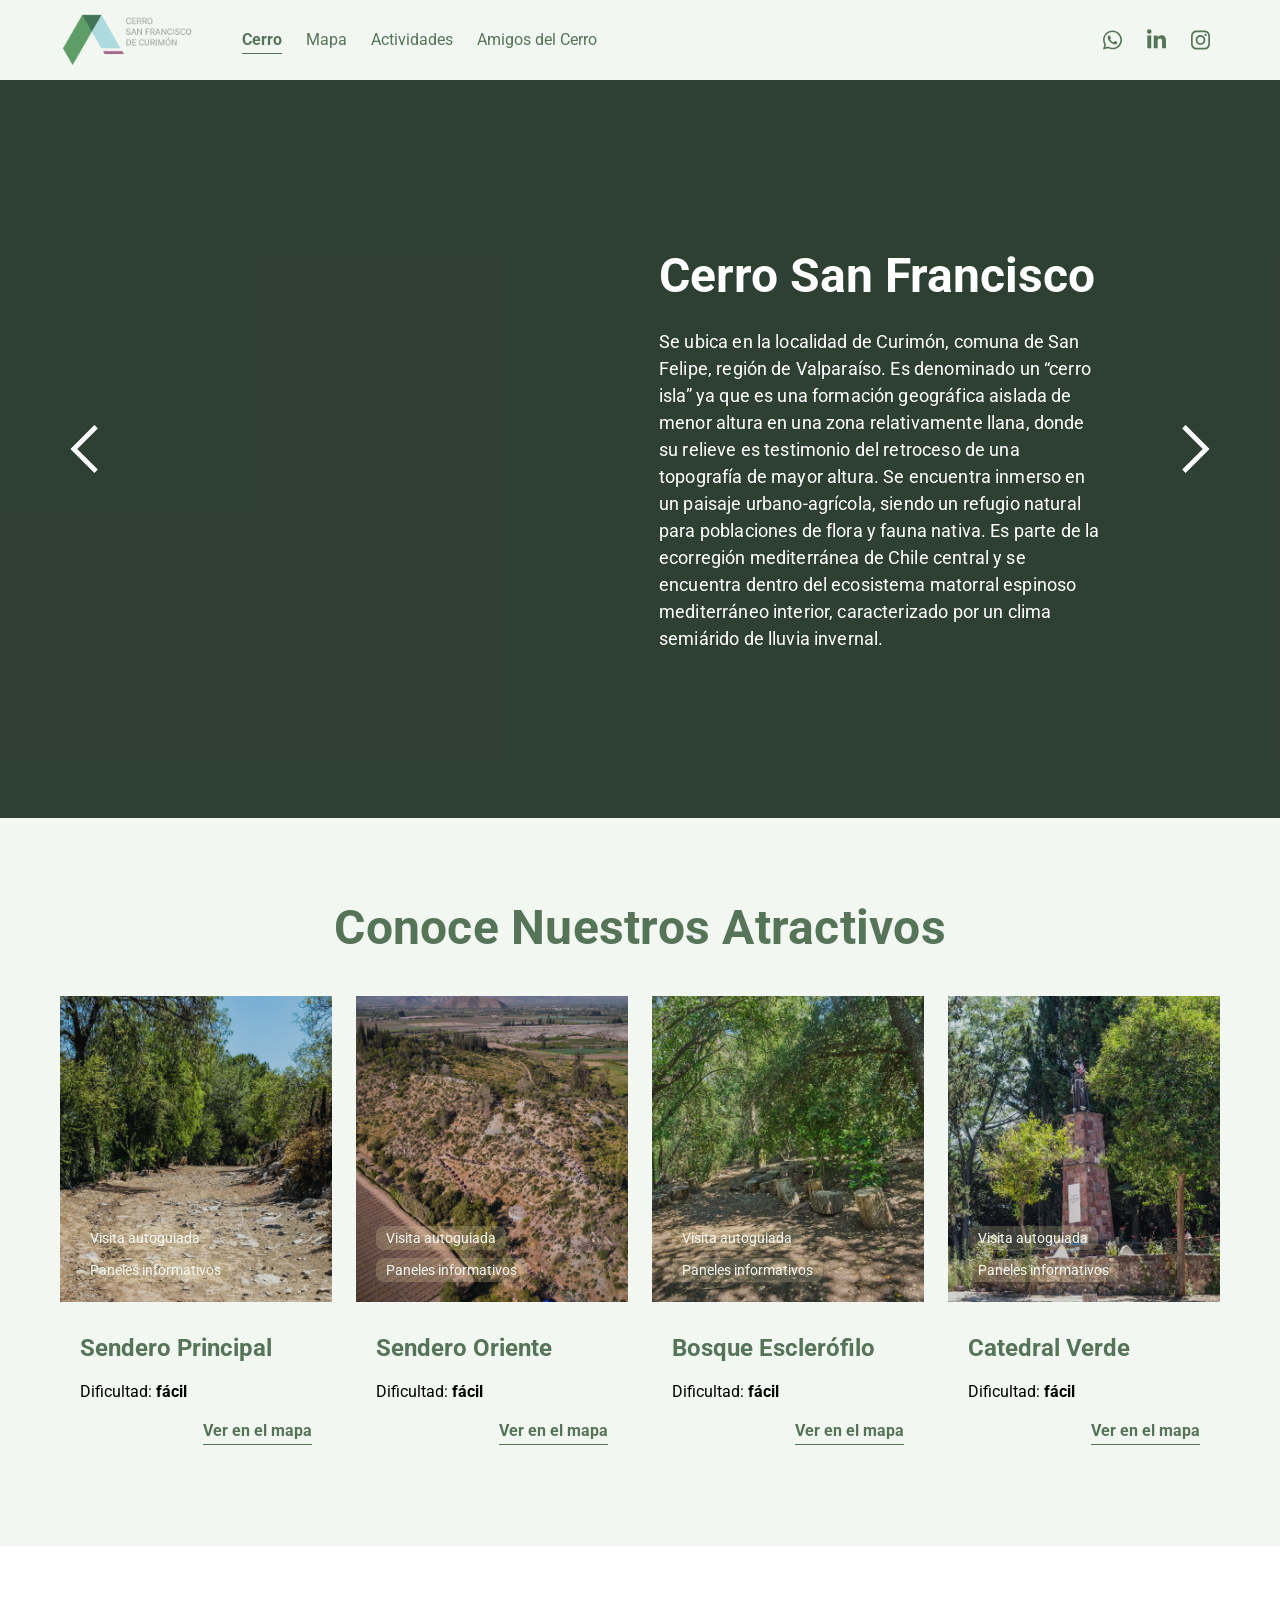
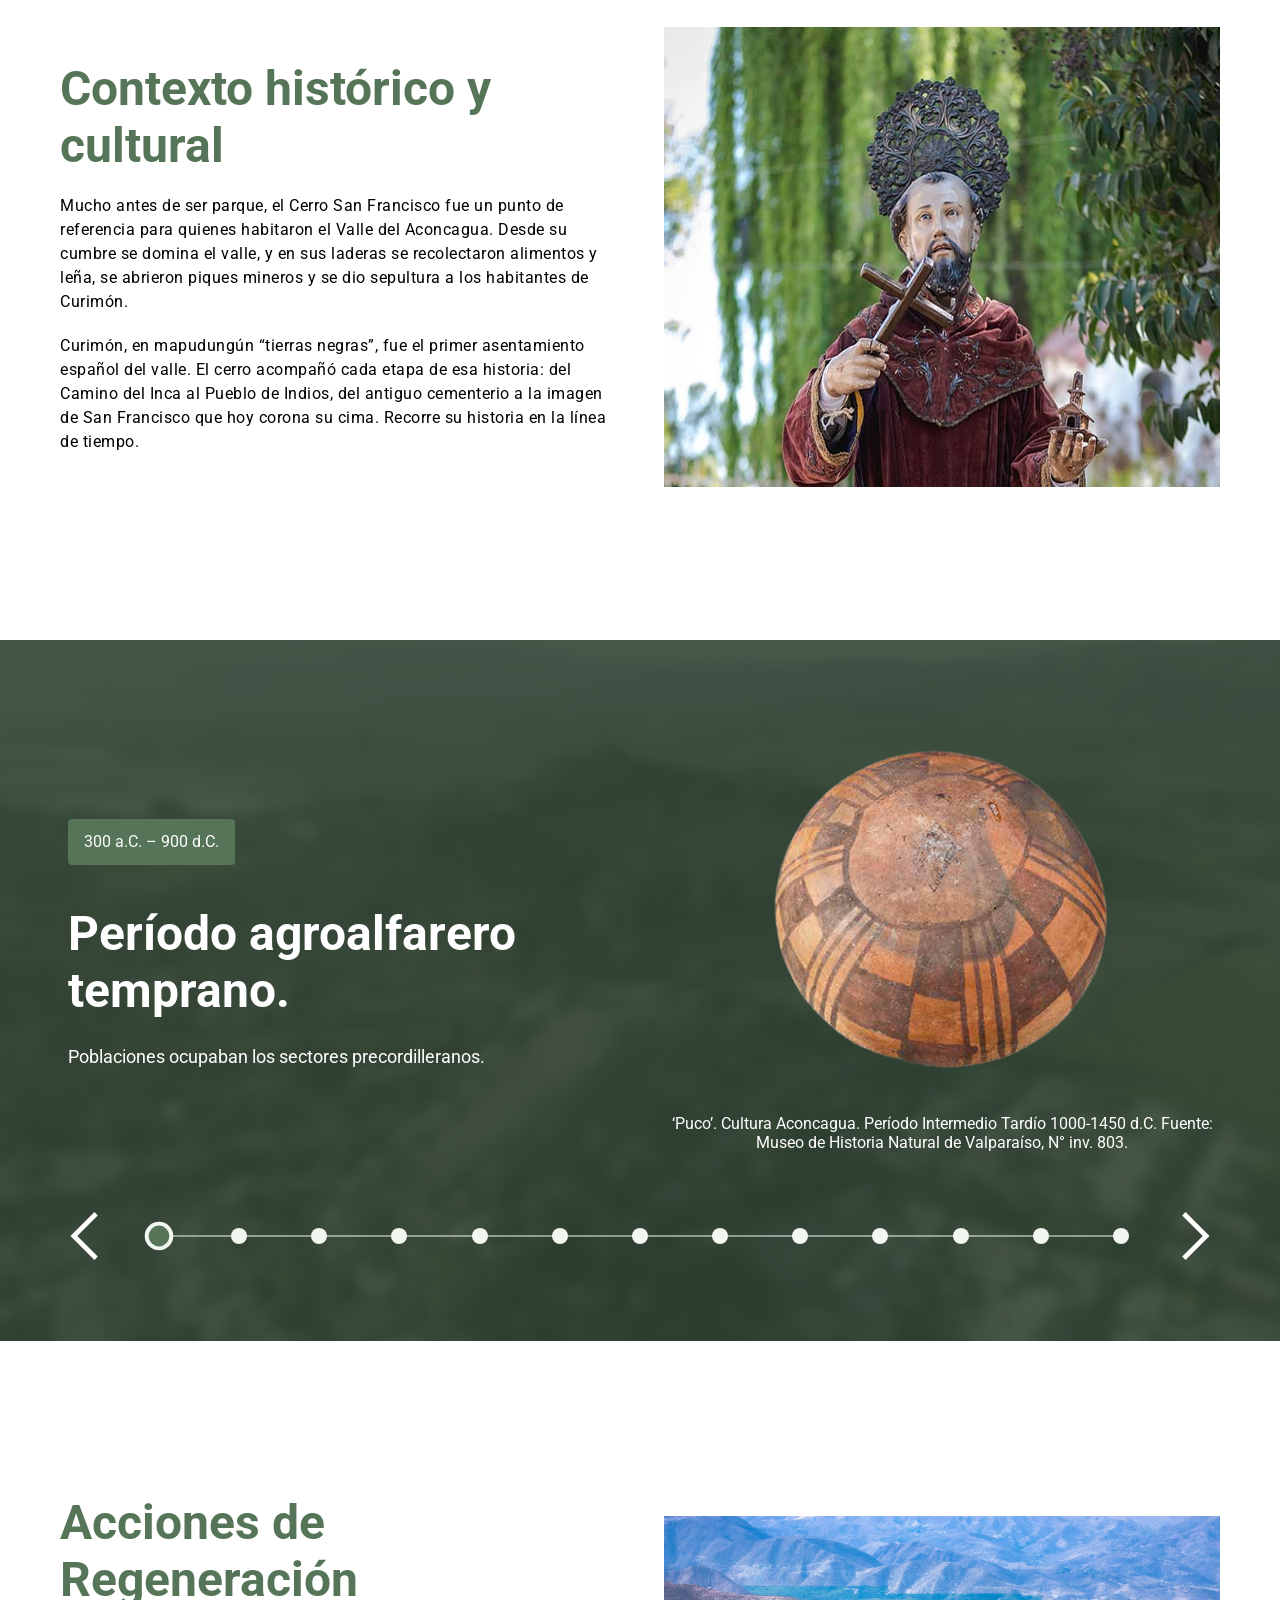
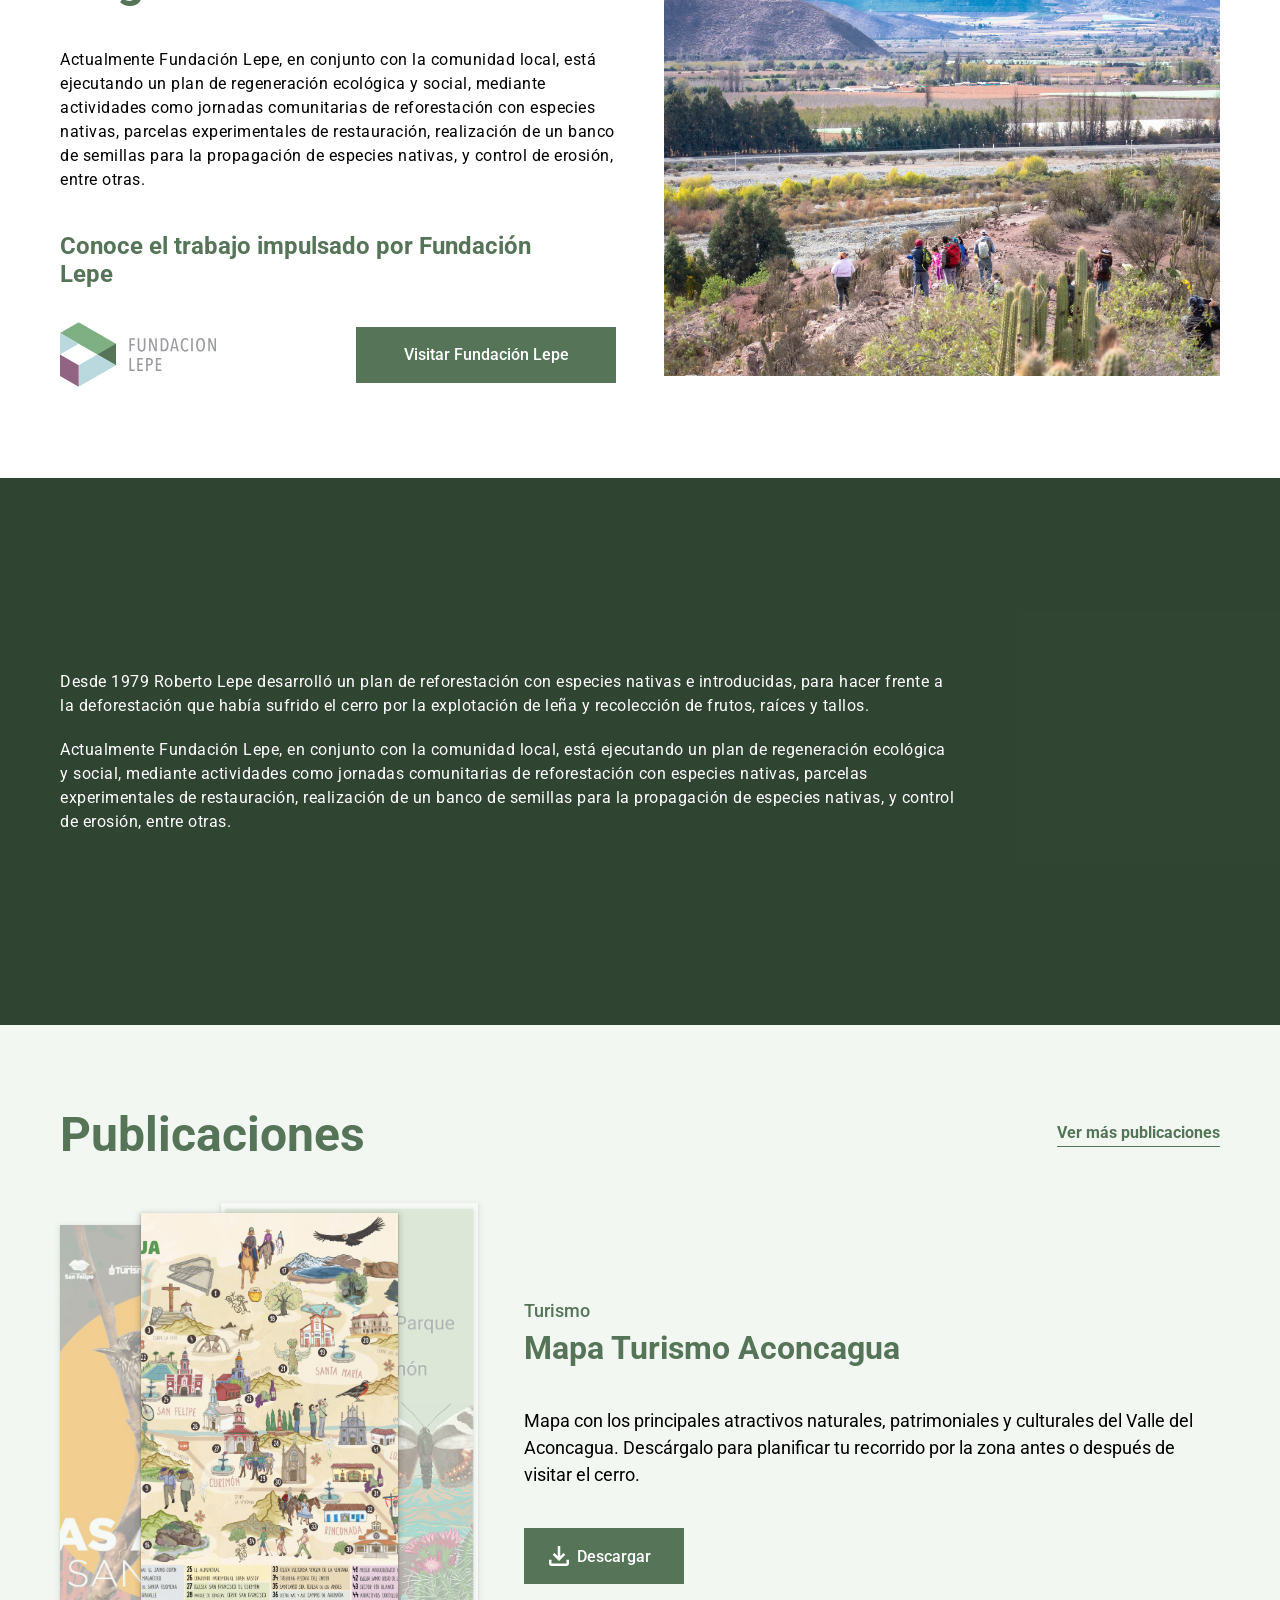
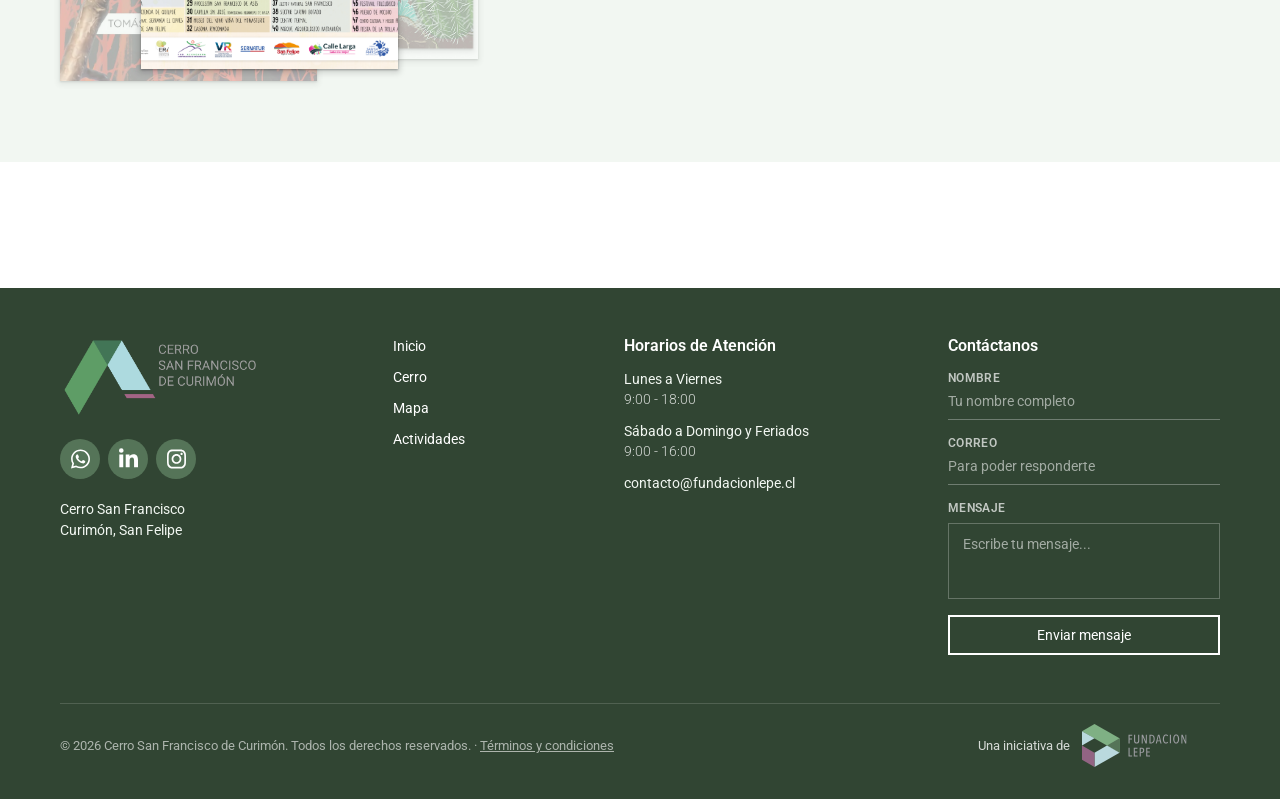
<file: cerro.html>
<!doctype html>
<html lang="es">

<head>
    <meta charset="utf-8" />
    <meta name="viewport" content="width=device-width, initial-scale=1" />
    <title>El Cerro | Cerro San Francisco de Curimón</title>
    <link rel="icon" href="favicon.ico" sizes="any">
    <link rel="icon" type="image/png" sizes="32x32" href="img/favicon-32.png">
    <link rel="icon" type="image/png" sizes="512x512" href="img/favicon-512.png">
    <link rel="apple-touch-icon" href="img/apple-touch-icon.png">
    <meta name="description" content="Conoce el Cerro San Francisco de Curimón: sus atractivos, su historia y cultura, y las acciones de regeneración impulsadas por Fundación Lepe.">
    <link rel="canonical" href="https://cerrosanfrancisco.cl/cerro">
    <meta property="og:type" content="website">
    <meta property="og:locale" content="es_CL">
    <meta property="og:site_name" content="Cerro San Francisco de Curimón">
    <meta property="og:title" content="El Cerro | Cerro San Francisco de Curimón">
    <meta property="og:url" content="https://cerrosanfrancisco.cl/cerro">
    <meta property="og:image" content="https://cerrosanfrancisco.cl/img/og-cerro-2.jpg">
    <meta property="og:description" content="Conoce el Cerro San Francisco de Curimón: sus atractivos, su historia y cultura, y las acciones de regeneración impulsadas por Fundación Lepe.">
    <link href="https://fonts.googleapis.com/css2?family=Roboto:wght@300;400;500;600;700&display=swap"
        rel="stylesheet">

    <!-- Cambiar el número de v cada vez que se actualice style.css -->
    <link rel="stylesheet" href="style.css?v=67" />

</head>

<body>

    <!-- HEADER -->
    <header class="header">
        <div class="header-content">
            <a href="./" class="header-logo">
                <img src="img/logo-curimon.png" alt="Cerro San Francisco de Curimón">
            </a>

            <button class="header-toggler" type="button" aria-controls="headerNav" aria-expanded="false"
                aria-label="Abrir menú">
                <span class="icon-hamburger"></span>
                <span class="icon-close">✕</span>
            </button>

            <nav class="header-nav" id="headerNav">
                <ul class="nav-list">
                    <li><a class="nav-button nav-button--active" href="cerro" aria-current="page">Cerro</a></li>
                    <li><a class="nav-button" href="mapa">Mapa</a></li>
                    <li><a class="nav-button" href="actividades">Actividades</a></li>
                    <li><a class="nav-button" href="amigos">Amigos del Cerro</a></li>
                </ul>

                <!-- Redes sociales (como en fundacionlepe.cl) -->
                <div class="header-acciones">
                    <ul class="redes">
                        <li><a class="red" href="https://wa.me/56942053471" target="_blank" rel="noopener"
                                aria-label="WhatsApp de Fundación Lepe"><span class="red-icono red-icono--whatsapp"></span></a></li>
                        <li><a class="red" href="https://www.linkedin.com/company/fundacion-lepe/" target="_blank"
                                rel="noopener" aria-label="LinkedIn de Fundación Lepe"><span class="red-icono red-icono--linkedin"></span></a></li>
                        <li><a class="red" href="https://www.instagram.com/fundacionlepe/" target="_blank" rel="noopener"
                                aria-label="Instagram de Fundación Lepe"><span class="red-icono red-icono--instagram"></span></a></li>
                    </ul>
                </div>
            </nav>
        </div>
    </header>
    <!-- HEADER -->


    <!-- BANNER CERRO -->
    <section class="banner-cerro" aria-label="El cerro">
        <!-- Video aéreo de fondo (sin sonido, en loop) -->
        <video class="banner-cerro-video" autoplay muted loop playsinline aria-hidden="true">
            <source src="video/hero-cerro.mp4" type="video/mp4">
        </video>

        <div class="banner-cerro-content">
            <button type="button" class="arrow-button arrow-button--left" id="bannerPrev" aria-label="Anterior">
                <img src="icons/arrow-forward.svg" alt="">
            </button>

            <div class="banner-cerro-right">
                <div class="banner-cerro-slides">
                    <!-- FICHA TECNICA -->
                    <div class="banner-cerro-slide is-active">
                        <dl class="ficha">
                            <div class="ficha-item">
                                <dt>Habilitado:</dt>
                                <dd>Abierto todo el año</dd>
                            </div>
                            <div class="ficha-item">
                                <dt>Dificultad:</dt>
                                <dd>Fácil</dd>
                            </div>
                            <div class="ficha-item">
                                <dt>Superficie:</dt>
                                <dd>20,8 hectáreas</dd>
                            </div>
                            <div class="ficha-item">
                                <dt>Longitud recorrido:</dt>
                                <dd>3,67 km</dd>
                            </div>
                            <div class="ficha-item">
                                <dt>Altitud máxima:</dt>
                                <dd>761 m</dd>
                            </div>
                        </dl>
                    </div>

                    <!-- SOBRE EL CERRO -->
                    <div class="banner-cerro-slide" aria-hidden="true">
                        <div class="sobre-cerro">
                            <h1 class="sobre-cerro-title">Cerro San Francisco</h1>
                            <p class="sobre-cerro-text">Se ubica en la localidad de Curimón, comuna de San Felipe, región
                                de Valparaíso. Es denominado un “cerro isla” ya que es una formación geográfica aislada
                                de menor altura en una zona relativamente llana, donde su relieve es testimonio del
                                retroceso de una topografía de mayor altura. Se encuentra inmerso en un paisaje
                                urbano-agrícola, siendo un refugio natural para poblaciones de flora y fauna nativa. Es
                                parte de la ecorregión mediterránea de Chile central y se encuentra dentro del
                                ecosistema matorral espinoso mediterráneo interior, caracterizado por un clima semiárido
                                de lluvia invernal.</p>
                        </div>
                    </div>
                </div>

                <button type="button" class="arrow-button" id="bannerNext" aria-label="Siguiente">
                    <img src="icons/arrow-forward.svg" alt="">
                </button>
            </div>
        </div>
    </section>
    <!-- BANNER CERRO -->


    <!-- ATRACTIVOS -->
    <section class="atractivos">
        <div class="wrapper">
            <h2 class="atractivos-title">Conoce Nuestros Atractivos</h2>

            <div class="atractivos-grid">
<!-- OJO: en el Figma los 4 senderos repiten "2 horas / 3,67 km / fácil" (revisar) -->
            <!-- SENDERO 1 -->
            <a href="mapa#acceso-peatonal" class="sendero">
                <div class="sendero-image">
                    <img src="img/sendero-principal.jpg" alt="Sendero Principal">
                    <div class="sendero-chips">
                        <span class="chip-claro">Visita autoguiada</span>
                        <span class="chip-claro">Paneles informativos</span>
                    </div>
                </div>
                <div class="sendero-content">
                    <h3 class="sendero-title">Sendero Principal</h3>
                    <ul class="sendero-datos">
<!--                         <li>Tiempo estimado: <strong>2 horas</strong></li>
                        <li>Longitud recorrido: <strong>3,67 km</strong></li> -->
                        <li>Dificultad: <strong>fácil</strong></li>
                    </ul>
                    <span class="btn-underline">Ver en el mapa</span>
                </div>
            </a>

            <!-- SENDERO 2 -->
            <a href="mapa" class="sendero">
                <div class="sendero-image">
                    <img src="img/banner-cerro.jpg" alt="Sendero Oriente">
                    <div class="sendero-chips">
                        <span class="chip-claro">Visita autoguiada</span>
                        <span class="chip-claro">Paneles informativos</span>
                    </div>
                </div>
                <div class="sendero-content">
                    <h3 class="sendero-title">Sendero Oriente</h3>
                    <ul class="sendero-datos">
                        <!-- <li>Tiempo estimado: <strong>2 horas</strong></li>
                        <li>Longitud recorrido: <strong>3,67 km</strong></li> -->
                        <li>Dificultad: <strong>fácil</strong></li>
                    </ul>
                    <span class="btn-underline">Ver en el mapa</span>
                </div>
            </a>

            <!-- SENDERO 3 -->
            <a href="mapa" class="sendero">
                <div class="sendero-image">
                    <img src="img/bosque-esclerofilo.jpg?v=2" alt="Bosque Esclerófilo">
                    <div class="sendero-chips">
                        <span class="chip-claro">Visita autoguiada</span>
                        <span class="chip-claro">Paneles informativos</span>
                    </div>
                </div>
                <div class="sendero-content">
                    <h3 class="sendero-title">Bosque Esclerófilo</h3>
                    <ul class="sendero-datos">
                        <!-- <li>Tiempo estimado: <strong>2 horas</strong></li>
                        <li>Longitud recorrido: <strong>3,67 km</strong></li> -->
                        <li>Dificultad: <strong>fácil</strong></li>
                    </ul>
                    <span class="btn-underline">Ver en el mapa</span>
                </div>
            </a>

            <!-- SENDERO 4 -->
            <a href="mapa#catedral-verde" class="sendero">
                <div class="sendero-image">
                    <img src="img/catedral-verde.jpg" alt="Catedral Verde">
                    <div class="sendero-chips">
                        <span class="chip-claro">Visita autoguiada</span>
                        <span class="chip-claro">Paneles informativos</span>
                    </div>
                </div>
                <div class="sendero-content">
                    <h3 class="sendero-title">Catedral Verde</h3>
                    <ul class="sendero-datos">
                       <!--  <li>Tiempo estimado: <strong>2 horas</strong></li>
                        <li>Longitud recorrido: <strong>3,67 km</strong></li> -->
                        <li>Dificultad: <strong>fácil</strong></li>
                    </ul>
                    <span class="btn-underline">Ver en el mapa</span>
                </div>
            </a>
            </div>
        </div>
    </section>
    <!-- ATRACTIVOS -->


    <!-- CONTEXTO HISTORICO -->
    <section class="wrapper contexto">
        <div class="contexto-texto">
            <h2 class="contexto-title">Contexto histórico y cultural</h2>
            <p class="contexto-text">Mucho antes de ser parque, el Cerro San Francisco fue un punto de referencia para
                quienes habitaron el Valle del Aconcagua. Desde su cumbre se domina el valle, y en sus laderas se
                recolectaron alimentos y leña, se abrieron piques mineros y se dio sepultura a los habitantes de
                Curimón.</p>
            <p class="contexto-text">Curimón, en mapudungún “tierras negras”, fue el primer asentamiento español del
                valle. El cerro acompañó cada etapa de esa historia: del Camino del Inca al Pueblo de Indios, del
                antiguo cementerio a la imagen de San Francisco que hoy corona su cima. Recorre su historia en la
                línea de tiempo.</p>
        </div>
        <div class="contexto-image">
            <img src="img/san-francisco.png" alt="Imagen de San Francisco">
        </div>
    </section>
    <!-- CONTEXTO HISTORICO -->


    <!-- LINEA DE TIEMPO -->
    <section class="linea-tiempo" aria-label="Línea de tiempo del cerro">
        <div class="wrapper">
            <div class="periodos">
                    <!-- PERIODO 1 -->
                    <article class="periodo is-active">
                        <div class="periodo-info">
                            <span class="chip-fecha">300 a.C. – 900 d.C.</span>
                            <h3 class="periodo-title">Período agroalfarero temprano.</h3>
                            <p class="periodo-text">Poblaciones ocupaban los sectores precordilleranos.</p>
                        </div>
                        <figure class="periodo-figura">
                            <img src="img/tl-puco.png" alt="Puco de la Cultura Aconcagua" class="periodo-img">
                            <figcaption class="periodo-caption">‘Puco’. Cultura Aconcagua. Período Intermedio Tardío 1000-1450 d.C. Fuente: Museo de Historia Natural de Valparaíso, N° inv. 803.</figcaption>
                        </figure>
                    </article>

                    <!-- PERIODO 2 -->
                    <article class="periodo" aria-hidden="true">
                        <div class="periodo-info">
                            <span class="chip-fecha">1000 d.C.</span>
                            <h3 class="periodo-title">Asentamiento en la terraza fluvial debido al mayor desarrollo de la agricultura.</h3>
                        </div>
                    </article>

                    <!-- OJO: en el Figma este título está repetido del primer período (revisar) -->
                    <!-- PERIODO 3 -->
                    <article class="periodo" aria-hidden="true">
                        <div class="periodo-info">
                            <span class="chip-fecha">1400 – 1536</span>
                            <h3 class="periodo-title">Período tardío. Incas arribaron al Valle.</h3>
                        </div>
                    </article>

                    <!-- PERIODO 4 -->
                    <article class="periodo" aria-hidden="true">
                        <div class="periodo-info">
                            <span class="chip-fecha">1583</span>
                            <h3 class="periodo-title">Llegada de los franciscanos a Curimón.</h3>
                        </div>
                        <figure class="periodo-figura">
                            <img src="img/tl-franciscanos.png" alt="Frailes franciscanos en el convento" class="periodo-img">
                            <figcaption class="periodo-caption">Frailes franciscanos en el Convento de la Iglesia de San Francisco de Curimón, 1920. Fuente: Colección Humberto González, Archivo Enterreno.</figcaption>
                        </figure>
                    </article>

                    <!-- PERIODO 5 -->
                    <article class="periodo" aria-hidden="true">
                        <div class="periodo-info">
                            <span class="chip-fecha">1700 – 1727</span>
                            <h3 class="periodo-title">Se levanta el Convento y la Iglesia de San Francisco.</h3>
                        </div>
                        <figure class="periodo-figura">
                            <img src="img/tl-iglesia.png" alt="Iglesia San Francisco de Curimón" class="periodo-img">
                            <figcaption class="periodo-caption">Iglesia San Francisco de Curimón, 1870. Fuente: Colección Humberto González, Archivo Enterreno.</figcaption>
                        </figure>
                    </article>

                    <!-- PERIODO 6 -->
                    <article class="periodo" aria-hidden="true">
                        <div class="periodo-info">
                            <span class="chip-fecha">1820</span>
                            <h3 class="periodo-title">Se desprende el Cerro San Francisco del Pueblo de Indios.</h3>
                            <p class="periodo-text">Se le llamó Pueblo de Indios a la organización sociopolítica, religiosa y territorial en que se transformaron los asentamientos indígenas durante la evangelización española en América. Ver: Memoria Chilena.</p>
                        </div>
                    </article>

                    <!-- PERIODO 7 -->
                    <article class="periodo" aria-hidden="true">
                        <div class="periodo-info">
                            <span class="chip-fecha">1878</span>
                            <h3 class="periodo-title">Se funda el cementerio de Curimón en el cerro.</h3>
                        </div>
                    </article>

                    <!-- PERIODO 8 -->
                    <article class="periodo" aria-hidden="true">
                        <div class="periodo-info">
                            <span class="chip-fecha">1883</span>
                            <h3 class="periodo-title">Se cierra el cementerio de Curimón.</h3>
                        </div>
                    </article>

                    <!-- PERIODO 9 -->
                    <article class="periodo" aria-hidden="true">
                        <div class="periodo-info">
                            <span class="chip-fecha">1886</span>
                            <h3 class="periodo-title">Llegada del cólera al Valle del Aconcagua.</h3>
                        </div>
                    </article>

                    <!-- PERIODO 10 -->
                    <article class="periodo" aria-hidden="true">
                        <div class="periodo-info">
                            <span class="chip-fecha">1901</span>
                            <h3 class="periodo-title">Instalación de la imagen de San Francisco en la cima del cerro.</h3>
                        </div>
                        <figure class="periodo-figura">
                            <img src="img/tl-imagen-san-francisco.png" alt="Imagen de San Francisco" class="periodo-img">
                            <figcaption class="periodo-caption">Imagen de San Francisco, 1980. Fuente: Programa Vivo Curimón, Fundación Lepe en Cortez (2021).</figcaption>
                        </figure>
                    </article>

                    <!-- PERIODO 11 -->
                    <article class="periodo" aria-hidden="true">
                        <div class="periodo-info">
                            <span class="chip-fecha">1979</span>
                            <h3 class="periodo-title">Reforestación del cerro San Francisco.</h3>
                        </div>
                        <figure class="periodo-figura">
                            <img src="img/tl-reforestacion-1979.png" alt="Reforestación del cerro en 1979" class="periodo-img">
                        </figure>
                    </article>

                    <!-- PERIODO 12 (año según la Guía de Biodiversidad) -->
                    <article class="periodo" aria-hidden="true">
                        <div class="periodo-info">
                            <span class="chip-fecha">2006</span>
                            <h3 class="periodo-title">Creación de Fundación Lepe.</h3>
                        </div>
                    </article>

                    <!-- PERIODO 13 -->
                    <article class="periodo" aria-hidden="true">
                        <div class="periodo-info">
                            <span class="chip-fecha">2023</span>
                            <h3 class="periodo-title">Plan de regeneración ecológica y social del cerro junto a la comunidad de Curimón.</h3>
                        </div>
                        <figure class="periodo-figura">
                            <img src="img/tl-regeneracion-2023.jpg" alt="Reforestación junto al colegio Assunta Pallota" class="periodo-img">
                            <figcaption class="periodo-caption">Reforestación junto al colegio Assunta Pallota, 2023</figcaption>
                        </figure>
                    </article>
            </div>

            <div class="linea-tiempo-nav">
                <button type="button" class="arrow-button arrow-button--left" id="tiempoPrev" aria-label="Período anterior">
                    <img src="icons/arrow-forward.svg" alt="">
                </button>
                <div class="linea-tiempo-dots">
                    <button type="button" class="linea-tiempo-dot is-active" data-periodo="0" aria-label="300 a.C. – 900 d.C."></button>
                    <button type="button" class="linea-tiempo-dot" data-periodo="1" aria-label="1000 d.C."></button>
                    <button type="button" class="linea-tiempo-dot" data-periodo="2" aria-label="1400 – 1536"></button>
                    <button type="button" class="linea-tiempo-dot" data-periodo="3" aria-label="1583"></button>
                    <button type="button" class="linea-tiempo-dot" data-periodo="4" aria-label="1700 – 1727"></button>
                    <button type="button" class="linea-tiempo-dot" data-periodo="5" aria-label="1820"></button>
                    <button type="button" class="linea-tiempo-dot" data-periodo="6" aria-label="1878"></button>
                    <button type="button" class="linea-tiempo-dot" data-periodo="7" aria-label="1883"></button>
                    <button type="button" class="linea-tiempo-dot" data-periodo="8" aria-label="1886"></button>
                    <button type="button" class="linea-tiempo-dot" data-periodo="9" aria-label="1901"></button>
                    <button type="button" class="linea-tiempo-dot" data-periodo="10" aria-label="1979"></button>
                    <button type="button" class="linea-tiempo-dot" data-periodo="11" aria-label="2006"></button>
                    <button type="button" class="linea-tiempo-dot" data-periodo="12" aria-label="2023"></button>
                </div>
                <button type="button" class="arrow-button" id="tiempoNext" aria-label="Período siguiente">
                    <img src="icons/arrow-forward.svg" alt="">
                </button>
            </div>
        </div>
    </section>
    <!-- LINEA DE TIEMPO -->


    <!-- FUNDACION LEPE -->
    <section class="wrapper fundacion">
        <div class="fundacion-texto">
            <h2 class="contexto-title">Acciones de Regeneración</h2>
            <p class="fundacion-text">Actualmente Fundación Lepe, en conjunto con la comunidad local, está ejecutando
                un plan de regeneración ecológica y social, mediante actividades como jornadas comunitarias de
                reforestación con especies nativas, parcelas experimentales de restauración, realización de un banco
                de semillas para la propagación de especies nativas, y control de erosión, entre otras.</p>
            <h2 class="fundacion-title">Conoce el trabajo impulsado por Fundación Lepe</h2>
            <div class="fundacion-acciones">
                <img src="icons/logo-fundacion-lepe.svg" alt="Fundación Lepe" class="fundacion-logo">
                <a href="https://www.fundacionlepe.cl" class="btn-primary-medium btn-primary-medium--tall"
                    target="_blank" rel="noopener noreferrer">Visitar Fundación Lepe</a>
            </div>
        </div>
        <div class="fundacion-image">
            <img src="img/fundacion-lepe-trabajo.jpg" alt="Jornada de reforestación en el cerro">
        </div>
    </section>
    <!-- FUNDACION LEPE -->


    <!-- ACCIONES DE REGENERACION -->
    <section class="acciones">
        <!-- Video de fondo (sin sonido, en loop) -->
        <video class="acciones-video" autoplay muted loop playsinline aria-hidden="true">
            <source src="video/acciones-regeneracion.mp4" type="video/mp4">
        </video>

        <div class="wrapper">
            <div class="acciones-content">
               <!-- <h2 class="acciones-title">Acciones de Regeneración</h2> -->
                <p class="acciones-text">Desde 1979 Roberto Lepe desarrolló un plan de reforestación con especies
                    nativas e introducidas, para hacer frente a la deforestación que había sufrido el cerro por la
                    explotación de leña y recolección de frutos, raíces y tallos.</p>
                <p class="acciones-text">Actualmente Fundación Lepe, en conjunto con la comunidad local, está
                    ejecutando un plan de regeneración ecológica y social, mediante actividades como jornadas
                    comunitarias de reforestación con especies nativas, parcelas experimentales de restauración,
                    realización de un banco de semillas para la propagación de especies nativas, y control de erosión,
                    entre otras.</p>
            </div>
        </div>
    </section>
    <!-- ACCIONES DE REGENERACION -->


    <!-- PUBLICACIONES -->
    <section class="publicaciones">
        <div class="wrapper">
            <div class="publicaciones-header">
                <h2 class="publicaciones-title">Publicaciones</h2>
                <a href="publicaciones" class="btn-underline">Ver más publicaciones</a>
            </div>

            <div class="publicacion">
                <!-- PUBLICACION 1 -->
                <div class="publicacion-slide is-active">
                    <div class="publicacion-covers">
                        <button class="cover cover--left" type="button" data-go="1" aria-label="Ver Mapa Turismo Aconcagua"><img src="img/mapa-turismo-aconcagua.jpg" alt=""></button>
                        <button class="cover cover--right" type="button" data-go="2" aria-label="Ver Aves de San Felipe"><img src="img/aves-san-felipe.jpg" alt=""></button>
                        <div class="cover cover--front"><img src="img/guia-biodiversidad-1.png" alt=""></div>
                    </div>

                    <div class="publicacion-content">
                        <p class="publicacion-eyebrow">Flora y Fauna</p>
                        <h3 class="publicacion-title">Conoce nuestra Guía de Biodiversidad</h3>
                        <p class="publicacion-text">Ésta es una guía en terreno desarrollada por el programa Vivo Curimón de
                            Fundación Lepe. Para una óptima lectura y uso, te recomendamos descargarla en tu celular antes
                            de visitar el Parque Natural Cerro San Francisco de Curimón, u otros ecosistemas similares.
                            Toda la información de esta guía, te servirá para visitar otros entornos naturales
                            similares.</p>
                        <a href="pdf/guia-biodiversidad.pdf" target="_blank" rel="noopener" class="btn-primary-medium btn-primary-medium--tall btn-download">
                            <img src="icons/download.svg" alt="" width="20" height="20" onerror="this.remove()">
                            Descargar<span class="visually-hidden"> (se abre en una pestaña nueva)</span>
                        </a>
                    </div>
                </div>

                <!-- PUBLICACION 2 -->
                <div class="publicacion-slide" aria-hidden="true" inert>
                    <div class="publicacion-covers">
                        <button class="cover cover--left" type="button" data-go="2" aria-label="Ver Aves de San Felipe"><img src="img/aves-san-felipe.jpg" alt=""></button>
                        <button class="cover cover--right" type="button" data-go="0" aria-label="Ver Guía de Biodiversidad"><img src="img/guia-biodiversidad-1.png" alt=""></button>
                        <div class="cover cover--front"><img src="img/mapa-turismo-aconcagua.jpg" alt=""></div>
                    </div>

                    <div class="publicacion-content">
                        <p class="publicacion-eyebrow">Turismo</p>
                        <h3 class="publicacion-title">Mapa Turismo Aconcagua</h3>
                        <p class="publicacion-text">Mapa con los principales atractivos naturales, patrimoniales y culturales del
                            Valle del Aconcagua. Descárgalo para planificar tu recorrido por la zona antes o después de
                            visitar el cerro.</p>
                        <a href="pdf/mapa-turismo-aconcagua.pdf" target="_blank" rel="noopener" class="btn-primary-medium btn-primary-medium--tall btn-download">
                            <img src="icons/download.svg" alt="" width="20" height="20" onerror="this.remove()">
                            Descargar<span class="visually-hidden"> (se abre en una pestaña nueva)</span>
                        </a>
                    </div>
                </div>

                <!-- PUBLICACION 3 -->
                <div class="publicacion-slide" aria-hidden="true" inert>
                    <div class="publicacion-covers">
                        <button class="cover cover--left" type="button" data-go="0" aria-label="Ver Guía de Biodiversidad"><img src="img/guia-biodiversidad-1.png" alt=""></button>
                        <button class="cover cover--right" type="button" data-go="1" aria-label="Ver Mapa Turismo Aconcagua"><img src="img/mapa-turismo-aconcagua.jpg" alt=""></button>
                        <div class="cover cover--front"><img src="img/aves-san-felipe.jpg" alt=""></div>
                    </div>

                    <div class="publicacion-content">
                        <p class="publicacion-eyebrow">Fauna</p>
                        <h3 class="publicacion-title">Aves de San Felipe</h3>
                        <p class="publicacion-text">Guía para reconocer las aves que habitan San Felipe y el Valle del Aconcagua.
                            Llévala en tu visita al cerro y aprende a identificar las especies que puedes observar en sus
                            senderos.</p>
                        <!-- El PDF está alojado en la tienda de Shopify -->
                        <a href="https://cdn.shopify.com/s/files/1/0803/7200/7187/files/LAS_AVES_DE_SAN_FELIPE.pdf?v=1782051955" target="_blank" rel="noopener" class="btn-primary-medium btn-primary-medium--tall btn-download">
                            <img src="icons/download.svg" alt="" width="20" height="20" onerror="this.remove()">
                            Descargar<span class="visually-hidden"> (se abre en una pestaña nueva)</span>
                        </a>
                    </div>
                </div>
            </div>
        </div>
    </section>
    <!-- PUBLICACIONES -->


    <!-- FOOTER -->
    <footer class="footer">
        <div class="wrapper">
            <div class="footer-top">
                <div class="footer-brand">
                    <img src="img/logo-curimon.png" alt="Cerro San Francisco de Curimón">
                    <ul class="redes redes--footer">
                    <li><a class="red" href="https://wa.me/56942053471" target="_blank" rel="noopener"
                            aria-label="WhatsApp de Fundación Lepe"><span class="red-icono red-icono--whatsapp"></span></a></li>
                    <li><a class="red" href="https://www.linkedin.com/company/fundacion-lepe/" target="_blank"
                            rel="noopener" aria-label="LinkedIn de Fundación Lepe"><span class="red-icono red-icono--linkedin"></span></a></li>
                    <li><a class="red" href="https://www.instagram.com/fundacionlepe/" target="_blank" rel="noopener"
                            aria-label="Instagram de Fundación Lepe"><span class="red-icono red-icono--instagram"></span></a></li>
                </ul>
                    <address class="footer-direccion">
                        Cerro San Francisco<br>Curimón, San Felipe
                    </address>
                </div>

                <ul class="footer-nav">
                    <li><a class="footer-link" href="./">Inicio</a></li>
                    <li><a class="footer-link" href="cerro">Cerro</a></li>
                    <li><a class="footer-link" href="mapa">Mapa</a></li>
                    <li><a class="footer-link" href="actividades">Actividades</a></li>
                </ul>

                <div class="footer-horarios">
                    <p class="footer-title">Horarios de Atención</p>
                    <div>
                        <p class="footer-day">Lunes a Viernes</p>
                        <p class="footer-hour">9:00 - 18:00</p>
                    </div>
                    <div>
                        <p class="footer-day">Sábado a Domingo y Feriados</p>
                        <p class="footer-hour">9:00 - 16:00</p>
                    </div>
                    <p class="footer-day">contacto@fundacionlepe.cl</p>
                </div>

                <form class="footer-form" id="footerForm">
                    <p class="footer-title">Contáctanos</p>
                    <label for="footerNombre" class="footer-label">Nombre</label>
                    <input id="footerNombre" autocomplete="name" name="nombre" type="text" class="footer-input" placeholder="Tu nombre completo">
                    <label for="footerCorreo" class="footer-label">Correo</label>
                    <input id="footerCorreo" autocomplete="email" name="correo" type="email" class="footer-input"
                        placeholder="Para poder responderte">
                    <!-- Campo trampa contra spam: las personas no lo ven -->
                    <input type="text" name="sitio_web" class="campo-trampa" tabindex="-1" autocomplete="off" aria-hidden="true">
                    <label for="footerMensaje" class="footer-label">Mensaje</label>
                    <textarea id="footerMensaje" name="mensaje" class="footer-textarea" placeholder="Escribe tu mensaje..."></textarea>
                    <p class="footer-aviso" role="status"></p>
                    <button type="submit" class="btn-outline-footer">Enviar mensaje</button>
                </form>
            </div>

            <hr class="footer-divider">

            <div class="footer-bottom">
                <p class="footer-copy">© 2026 Cerro San Francisco de Curimón. Todos los derechos reservados.
                    · <a href="terminos" class="footer-copy-link">Términos y condiciones</a></p>
                <a href="https://www.fundacionlepe.cl/" class="footer-lepe" target="_blank" rel="noopener">
                    <span>Una iniciativa de</span>
                    <img src="icons/logo-fundacion-lepe.svg" alt="Fundación Lepe" width="136" height="43">
                </a>
            </div>
        </div>
    </footer>
    <!-- FOOTER -->


    <script>
        // Menú hamburguesa
        const toggler = document.querySelector('.header-toggler');
        const nav = document.querySelector('#headerNav');

        toggler.addEventListener('click', function () {
            const isExpanded = toggler.getAttribute('aria-expanded') === 'true';
            toggler.setAttribute('aria-expanded', !isExpanded);
            nav.classList.toggle('is-open');
        });

        // Si hiciste clic fuera del menú y del botón, se cierra
        document.addEventListener('click', function (event) {
            const isExpanded = toggler.getAttribute('aria-expanded') === 'true';

            if (isExpanded && !nav.contains(event.target) && !toggler.contains(event.target)) {
                toggler.setAttribute('aria-expanded', 'false');
                nav.classList.remove('is-open');
            }
        });
    </script>
    <script>
        // Publicaciones: se funden de una a otra (Dissolve del prototipo en Figma)
        const slides = document.querySelectorAll('.publicacion-slide');
        const pubSection = document.querySelector('.publicacion');
        let activa = 0;

        function mostrarPublicacion(nueva) {
            if (nueva === activa) return;

            slides[activa].classList.remove('is-active');
            slides[activa].setAttribute('aria-hidden', 'true');
            slides[activa].inert = true;

            slides[nueva].classList.add('is-active');
            slides[nueva].removeAttribute('aria-hidden');
            slides[nueva].inert = false;

            activa = nueva;
        }

        // Clic en una portada de atrás
        document.querySelectorAll('.cover[data-go]').forEach(cover => {
            cover.addEventListener('click', function () {
                mostrarPublicacion(Number(cover.dataset.go));
                iniciarAutoplay();
            });
        });

        // Avanza solo cada 5 segundos (se pausa con el mouse encima)
        const reducirMovimiento = window.matchMedia('(prefers-reduced-motion: reduce)').matches;
        let autoplay = null;

        function iniciarAutoplay() {
            if (reducirMovimiento) return;
            clearInterval(autoplay);
            autoplay = setInterval(() => {
                mostrarPublicacion((activa + 1) % slides.length);
            }, 5000);
        }

        pubSection.addEventListener('mouseenter', () => clearInterval(autoplay));
        pubSection.addEventListener('mouseleave', iniciarAutoplay);

        iniciarAutoplay();
    </script>
    <script src="contacto.js?v=2"></script>
    <script>
        // Carrusel del banner (Ficha técnica / Sobre el cerro) y línea de tiempo
        // Los dos se funden de una vista a otra (Dissolve)
        function crearCarrusel(slides, dots) {
            let activo = 0;

            function mostrar(nuevo) {
                // Da la vuelta al llegar al final o al principio
                nuevo = (nuevo + slides.length) % slides.length;

                slides[activo].classList.remove('is-active');
                slides[activo].setAttribute('aria-hidden', 'true');
                slides[nuevo].classList.add('is-active');
                slides[nuevo].removeAttribute('aria-hidden');

                if (dots) {
                    dots[activo].classList.remove('is-active');
                    dots[nuevo].classList.add('is-active');
                }

                activo = nuevo;
            }

            return {
                anterior: () => mostrar(activo - 1),
                siguiente: () => mostrar(activo + 1),
                ir: (n) => mostrar(n)
            };
        }

        // Si la persona prefiere menos movimiento, el video queda detenido
        if (window.matchMedia('(prefers-reduced-motion: reduce)').matches) {
            document.querySelector('.banner-cerro-video').removeAttribute('autoplay');
            document.querySelector('.banner-cerro-video').pause();
            document.querySelector('.acciones-video').removeAttribute('autoplay');
            document.querySelector('.acciones-video').pause();
        }

        // Banner: cambia solo cada 5 segundos (se pausa con el mouse encima)
        const banner = crearCarrusel(document.querySelectorAll('.banner-cerro-slide'));
        const bannerSection = document.querySelector('.banner-cerro');
        let bannerAutoplay = null;

        function iniciarBannerAutoplay() {
            if (window.matchMedia('(prefers-reduced-motion: reduce)').matches) return;
            clearInterval(bannerAutoplay);
            bannerAutoplay = setInterval(banner.siguiente, 5000);
        }

        document.querySelector('#bannerPrev').addEventListener('click', () => {
            banner.anterior();
            iniciarBannerAutoplay();
        });
        document.querySelector('#bannerNext').addEventListener('click', () => {
            banner.siguiente();
            iniciarBannerAutoplay();
        });

        bannerSection.addEventListener('mouseenter', () => clearInterval(bannerAutoplay));
        bannerSection.addEventListener('mouseleave', iniciarBannerAutoplay);

        iniciarBannerAutoplay();

        // Línea de tiempo
        const dotsTiempo = document.querySelectorAll('.linea-tiempo-dot');
        const tiempo = crearCarrusel(document.querySelectorAll('.periodo'), dotsTiempo);
        document.querySelector('#tiempoPrev').addEventListener('click', tiempo.anterior);
        document.querySelector('#tiempoNext').addEventListener('click', tiempo.siguiente);
        dotsTiempo.forEach(dot => {
            dot.addEventListener('click', () => tiempo.ir(Number(dot.dataset.periodo)));
        });
    </script>

</body>

</html>
</file>
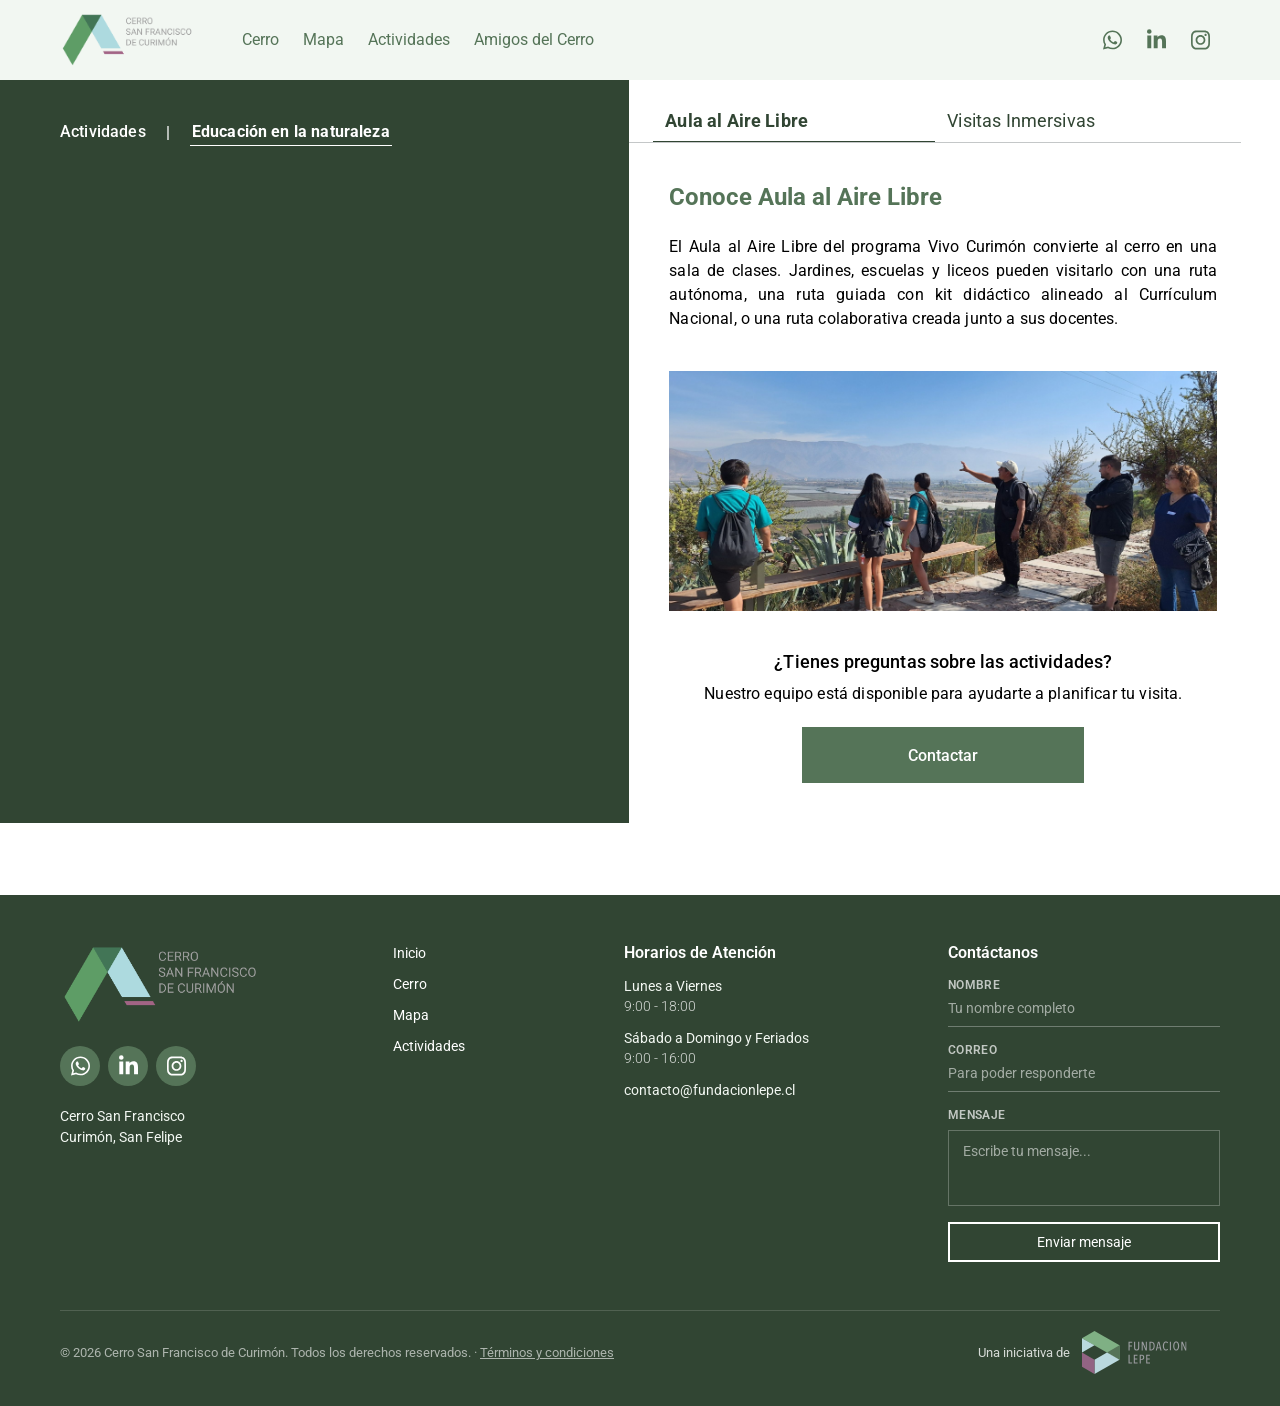
<file: educacion.html>
<!doctype html>
<html lang="es">

<head>
    <meta charset="utf-8" />
    <meta name="viewport" content="width=device-width, initial-scale=1" />
    <title>Educación en la naturaleza | Cerro San Francisco de Curimón</title>
    <link rel="icon" href="favicon.ico" sizes="any">
    <link rel="icon" type="image/png" sizes="32x32" href="img/favicon-32.png">
    <link rel="icon" type="image/png" sizes="512x512" href="img/favicon-512.png">
    <link rel="apple-touch-icon" href="img/apple-touch-icon.png">
    <meta name="description" content="Educación ambiental en el Cerro San Francisco de Curimón: Aula al Aire Libre y visitas inmersivas para colegios y grupos.">
    <link rel="canonical" href="https://cerrosanfrancisco.cl/educacion">
    <meta property="og:type" content="website">
    <meta property="og:locale" content="es_CL">
    <meta property="og:site_name" content="Cerro San Francisco de Curimón">
    <meta property="og:title" content="Educación en la naturaleza | Cerro San Francisco de Curimón">
    <meta property="og:url" content="https://cerrosanfrancisco.cl/educacion">
    <meta property="og:image" content="https://cerrosanfrancisco.cl/img/og-cerro-2.jpg">
    <meta property="og:description" content="Educación ambiental en el Cerro San Francisco de Curimón: Aula al Aire Libre y visitas inmersivas para colegios y grupos.">
    <link href="https://fonts.googleapis.com/css2?family=Roboto:wght@300;400;500;600;700&display=swap"
        rel="stylesheet">

    <!-- Cambiar el número de v cada vez que se actualice style.css -->
    <link rel="stylesheet" href="style.css?v=67" />

</head>

<body>

    <!-- HEADER -->
    <header class="header">
        <div class="header-content">
            <a href="./" class="header-logo">
                <img src="img/logo-curimon.png" alt="Cerro San Francisco de Curimón">
            </a>

            <button class="header-toggler" type="button" aria-controls="headerNav" aria-expanded="false"
                aria-label="Abrir menú">
                <span class="icon-hamburger"></span>
                <span class="icon-close">✕</span>
            </button>

            <nav class="header-nav" id="headerNav">
                <ul class="nav-list">
                    <li><a class="nav-button" href="cerro">Cerro</a></li>
                    <li><a class="nav-button" href="mapa">Mapa</a></li>
                    <li><a class="nav-button" href="actividades">Actividades</a></li>
                    <li><a class="nav-button" href="amigos">Amigos del Cerro</a></li>
                </ul>

                <!-- Redes sociales (como en fundacionlepe.cl) -->
                <div class="header-acciones">
                    <ul class="redes">
                        <li><a class="red" href="https://wa.me/56942053471" target="_blank" rel="noopener"
                                aria-label="WhatsApp de Fundación Lepe"><span class="red-icono red-icono--whatsapp"></span></a></li>
                        <li><a class="red" href="https://www.linkedin.com/company/fundacion-lepe/" target="_blank"
                                rel="noopener" aria-label="LinkedIn de Fundación Lepe"><span class="red-icono red-icono--linkedin"></span></a></li>
                        <li><a class="red" href="https://www.instagram.com/fundacionlepe/" target="_blank" rel="noopener"
                                aria-label="Instagram de Fundación Lepe"><span class="red-icono red-icono--instagram"></span></a></li>
                    </ul>
                </div>
            </nav>
        </div>
    </header>
    <!-- HEADER -->


    <!-- HERO -->
    <section class="subpagina-hero">
        <h1 class="visually-hidden">Educación en la naturaleza</h1>
        <div class="subpagina-hero-media">
            <!-- Video de fondo (sin sonido, en loop) -->
            <video class="subpagina-hero-img" autoplay muted loop playsinline aria-hidden="true">
                <source src="video/educacion-hero.mp4" type="video/mp4">
            </video>
            <nav class="breadcrumb breadcrumb--alineado" aria-label="Estás en">
                <a href="actividades" class="breadcrumb-link">Actividades</a>
                <span class="breadcrumb-sep" aria-hidden="true">|</span>
                <span class="breadcrumb-actual" aria-current="page">Educación en la naturaleza</span>
            </nav>
        </div>

        <!-- CARD EDUCACION -->
        <div class="card-educacion">
            <div class="tabs" role="tablist" aria-label="Programas educativos">
                <button type="button" class="tab is-active" role="tab" id="tab-aula" aria-selected="true"
                    aria-controls="panel-aula">Aula al Aire Libre</button>
                <button type="button" class="tab" role="tab" id="tab-inmersivas" aria-selected="false"
                    aria-controls="panel-inmersivas" tabindex="-1">Visitas Inmersivas</button>
            </div>

            <div class="card-educacion-body">
                <div class="tab-panels">
                <!-- AULA AL AIRE LIBRE -->
                <div class="tab-panel is-active" role="tabpanel" id="panel-aula" aria-labelledby="tab-aula">
                    <div class="tab-panel-texto">
                        <h2 class="tab-panel-title">Conoce Aula al Aire Libre</h2>
                        <p class="tab-panel-text">El Aula al Aire Libre del programa Vivo Curimón convierte al cerro en una sala de clases. Jardines, escuelas y liceos pueden visitarlo con una ruta autónoma, una ruta guiada con kit didáctico alineado al Currículum Nacional, o una ruta colaborativa creada junto a sus docentes.</p>
                    </div>
                    <img src="img/aula-aire-libre.jpg" alt="Grupo de docentes recorriendo el cerro" class="tab-panel-img">
                </div>

                <!-- VISITAS INMERSIVAS -->
                <div class="tab-panel" role="tabpanel" id="panel-inmersivas" aria-labelledby="tab-inmersivas">
                    <div class="tab-panel-texto">
                        <h2 class="tab-panel-title">Conoce Visitas inmersivas</h2>
                        <p class="tab-panel-text">Recorridos guiados para grupos y agrupaciones que quieran conocer en profundidad el cerro: su biodiversidad, su historia y las acciones de regeneración que se realizan junto a la comunidad de Curimón.</p>
                    </div>
                    <img src="img/visita-inmersiva.jpeg" alt="Grupo visitando el cerro" class="tab-panel-img">
                </div>
                </div>

                <div class="card-educacion-contacto">
                    <p class="card-educacion-pregunta">¿Tienes preguntas sobre las actividades?</p>
                    <p class="card-educacion-ayuda">Nuestro equipo está disponible para ayudarte a planificar tu visita.</p>
                    <!-- Abre el modal "Formulario de Contacto" -->
                    <button type="button" class="btn-primary-medium btn-primary-medium--tall btn-contactar"
                        id="btnContactar" aria-haspopup="dialog">Contactar</button>
                </div>
            </div>
        </div>
        <!-- CARD EDUCACION -->
    </section>
    <!-- HERO -->

    <!-- MODAL CONTACTO (Figma: "Modal Formulario de Contacto") -->
    <dialog class="modal" id="modalContacto" aria-labelledby="contactoTitulo">
        <button type="button" class="modal-close" data-cerrar aria-label="Cerrar">
            <svg width="24" height="24" viewBox="0 0 24 24" aria-hidden="true">
                <path fill="currentColor"
                    d="M19 6.41 17.59 5 12 10.59 6.41 5 5 6.41 10.59 12 5 17.59 6.41 19 12 13.41 17.59 19 19 17.59 13.41 12z" />
            </svg>
        </button>

        <!-- Formulario -->
        <form class="modal-form modal-paso" id="formContacto" novalidate>
            <h2 class="modal-title" id="contactoTitulo">Formulario de Contacto</h2>
            <p class="modal-subtitle">Completa tus datos y te responderemos a la brevedad.</p>

            <div class="modal-row">
                <div class="campo">
                    <div class="campo-box">
                        <input class="campo-input" id="conNombre" name="nombre" type="text" placeholder=" "
                            autocomplete="given-name" required>
                        <label class="campo-label" for="conNombre">Nombre</label>
                    </div>
                    <p class="campo-error" id="conNombreError"></p>
                </div>
                <div class="campo">
                    <div class="campo-box">
                        <input class="campo-input" id="conApellido" name="apellido" type="text" placeholder=" "
                            autocomplete="family-name" required>
                        <label class="campo-label" for="conApellido">Apellido</label>
                    </div>
                    <p class="campo-error" id="conApellidoError"></p>
                </div>
            </div>
            <div class="modal-row">
                <div class="campo">
                    <div class="campo-box">
                        <input class="campo-input" id="conCorreo" name="correo" type="email" placeholder=" "
                            autocomplete="email" required>
                        <label class="campo-label" for="conCorreo">Correo electrónico</label>
                    </div>
                    <p class="campo-error" id="conCorreoError"></p>
                </div>
                <div class="campo">
                    <div class="campo-box">
                        <input class="campo-input" id="conInstitucion" name="institucion" type="text" placeholder=" "
                            autocomplete="organization">
                        <label class="campo-label" for="conInstitucion">Institución</label>
                    </div>
                </div>
            </div>
            <div class="campo">
                <div class="campo-box">
                    <input class="campo-input" id="conComuna" name="comuna" type="text" placeholder=" "
                        autocomplete="address-level2">
                    <label class="campo-label" for="conComuna">Comuna</label>
                </div>
            </div>
            <div class="campo">
                <div class="campo-box campo-box--area">
                    <textarea class="campo-input campo-area" id="conMensaje" name="mensaje" placeholder=" "
                        required></textarea>
                    <label class="campo-label" for="conMensaje">Escribe tu mensaje</label>
                </div>
                <p class="campo-error" id="conMensajeError"></p>
            </div>

            <input type="hidden" name="asunto" value="Educación en la Naturaleza">
            <input type="hidden" name="formulario" value="educacion">
            <!-- Campo trampa contra spam: las personas no lo ven -->
            <input type="text" name="sitio_web" class="campo-trampa" tabindex="-1" autocomplete="off" aria-hidden="true">
            <p class="modal-error" role="alert"></p>
            <button type="submit" class="btn-primary-medium btn-primary-medium--tall modal-btn modal-btn--centro">Enviar
                mensaje</button>
        </form>
        <!-- Formulario -->

        <!-- Mensaje enviado -->
        <div class="modal-paso modal-paso--enviado" id="contactoEnviado" hidden>
            <h2 class="modal-title" id="enviadoTitulo">Mensaje Enviado</h2>
            <p class="modal-mensaje">Gracias por contactarnos. Nuestro equipo revisará tu mensaje y te responderá dentro de
                las próximas 48 horas hábiles.</p>
            <button type="button" class="btn-primary-medium btn-primary-medium--tall modal-btn modal-btn--centro"
                data-cerrar>Aceptar</button>
        </div>
        <!-- Mensaje enviado -->
    </dialog>
    <!-- MODAL CONTACTO -->



    <!-- FOOTER -->
    <footer class="footer">
        <div class="wrapper">
            <div class="footer-top">
                <div class="footer-brand">
                    <img src="img/logo-curimon.png" alt="Cerro San Francisco de Curimón">
                    <ul class="redes redes--footer">
                    <li><a class="red" href="https://wa.me/56942053471" target="_blank" rel="noopener"
                            aria-label="WhatsApp de Fundación Lepe"><span class="red-icono red-icono--whatsapp"></span></a></li>
                    <li><a class="red" href="https://www.linkedin.com/company/fundacion-lepe/" target="_blank"
                            rel="noopener" aria-label="LinkedIn de Fundación Lepe"><span class="red-icono red-icono--linkedin"></span></a></li>
                    <li><a class="red" href="https://www.instagram.com/fundacionlepe/" target="_blank" rel="noopener"
                            aria-label="Instagram de Fundación Lepe"><span class="red-icono red-icono--instagram"></span></a></li>
                </ul>
                    <address class="footer-direccion">
                        Cerro San Francisco<br>Curimón, San Felipe
                    </address>
                </div>

                <ul class="footer-nav">
                    <li><a class="footer-link" href="./">Inicio</a></li>
                    <li><a class="footer-link" href="cerro">Cerro</a></li>
                    <li><a class="footer-link" href="mapa">Mapa</a></li>
                    <li><a class="footer-link" href="actividades">Actividades</a></li>
                </ul>

                <div class="footer-horarios">
                    <p class="footer-title">Horarios de Atención</p>
                    <div>
                        <p class="footer-day">Lunes a Viernes</p>
                        <p class="footer-hour">9:00 - 18:00</p>
                    </div>
                    <div>
                        <p class="footer-day">Sábado a Domingo y Feriados</p>
                        <p class="footer-hour">9:00 - 16:00</p>
                    </div>
                    <p class="footer-day">contacto@fundacionlepe.cl</p>
                </div>

                <form class="footer-form" id="footerForm">
                    <p class="footer-title">Contáctanos</p>
                    <label for="footerNombre" class="footer-label">Nombre</label>
                    <input id="footerNombre" autocomplete="name" name="nombre" type="text" class="footer-input" placeholder="Tu nombre completo">
                    <label for="footerCorreo" class="footer-label">Correo</label>
                    <input id="footerCorreo" autocomplete="email" name="correo" type="email" class="footer-input"
                        placeholder="Para poder responderte">
                    <!-- Campo trampa contra spam: las personas no lo ven -->
                    <input type="text" name="sitio_web" class="campo-trampa" tabindex="-1" autocomplete="off" aria-hidden="true">
                    <label for="footerMensaje" class="footer-label">Mensaje</label>
                    <textarea id="footerMensaje" name="mensaje" class="footer-textarea" placeholder="Escribe tu mensaje..."></textarea>
                    <p class="footer-aviso" role="status"></p>
                    <button type="submit" class="btn-outline-footer">Enviar mensaje</button>
                </form>
            </div>

            <hr class="footer-divider">

            <div class="footer-bottom">
                <p class="footer-copy">© 2026 Cerro San Francisco de Curimón. Todos los derechos reservados.
                    · <a href="terminos" class="footer-copy-link">Términos y condiciones</a></p>
                <a href="https://www.fundacionlepe.cl/" class="footer-lepe" target="_blank" rel="noopener">
                    <span>Una iniciativa de</span>
                    <img src="icons/logo-fundacion-lepe.svg" alt="Fundación Lepe" width="136" height="43">
                </a>
            </div>
        </div>
    </footer>
    <!-- FOOTER -->


    <script>
        // Menú hamburguesa
        const toggler = document.querySelector('.header-toggler');
        const nav = document.querySelector('#headerNav');

        toggler.addEventListener('click', function () {
            const isExpanded = toggler.getAttribute('aria-expanded') === 'true';
            toggler.setAttribute('aria-expanded', !isExpanded);
            nav.classList.toggle('is-open');
        });

        // Si hiciste clic fuera del menú y del botón, se cierra
        document.addEventListener('click', function (event) {
            const isExpanded = toggler.getAttribute('aria-expanded') === 'true';

            if (isExpanded && !nav.contains(event.target) && !toggler.contains(event.target)) {
                toggler.setAttribute('aria-expanded', 'false');
                nav.classList.remove('is-open');
            }
        });
    </script>
    <script src="contacto.js?v=2"></script>
    <script>
        // Pestañas de la card Educación (Variant2 / Variant3 del componente)
        const tabs = document.querySelectorAll('.tab');
        const panels = document.querySelectorAll('.tab-panel');

        function activarTab(tab) {
            tabs.forEach(t => {
                const activa = t === tab;
                t.classList.toggle('is-active', activa);
                t.setAttribute('aria-selected', activa);
                t.tabIndex = activa ? 0 : -1;
            });
            panels.forEach(panel => {
                panel.classList.toggle('is-active', panel.id === tab.getAttribute('aria-controls'));
            });
        }

        tabs.forEach((tab, i) => {
            tab.addEventListener('click', () => activarTab(tab));

            // Flechas del teclado para moverse entre pestañas
            tab.addEventListener('keydown', (event) => {
                if (event.key === 'ArrowRight' || event.key === 'ArrowLeft') {
                    const siguiente = tabs[(i + (event.key === 'ArrowRight' ? 1 : -1) + tabs.length) % tabs.length];
                    siguiente.focus();
                    activarTab(siguiente);
                }
            });
        });

    </script>
    <script>
        // Modal "Formulario de Contacto"
        // Para recibir los mensajes, crear un formulario en https://formspree.io (gratis)
        // y pegar aquí su dirección, por ejemplo 'https://formspree.io/f/abcdwxyz'
        // Se envía a api/contacto.php, que lo reenvía al correo configurado en cPanel (config-cerro.php)
        const FORM_ENDPOINT = 'api/contacto.php';

        const modalContacto = document.querySelector('#modalContacto');
        const formContacto = document.querySelector('#formContacto');
        const contactoEnviado = document.querySelector('#contactoEnviado');

        // Abrir
        document.querySelector('#btnContactar').addEventListener('click', () => {
            formContacto.hidden = false;
            contactoEnviado.hidden = true;
            modalContacto.setAttribute('aria-labelledby', 'contactoTitulo');
            modalContacto.showModal();
            document.querySelector('#conNombre').focus();
        });

        // Cerrar con la X, con "Aceptar" o haciendo clic fuera del modal
        modalContacto.querySelectorAll('[data-cerrar]').forEach(boton => {
            boton.addEventListener('click', () => modalContacto.close());
        });
        modalContacto.addEventListener('click', (event) => {
            if (event.target === modalContacto) modalContacto.close();
        });

        // Validación de los campos obligatorios
        function validarCampo(input) {
            const error = document.querySelector('#' + input.id + 'Error');
            let mensaje = '';

            if (input.validity.valueMissing) mensaje = 'Este campo es obligatorio.';
            else if (input.validity.typeMismatch) mensaje = 'Escribe un correo válido, por ejemplo nombre@email.com.';

            if (error) error.textContent = mensaje;
            input.setAttribute('aria-invalid', mensaje ? 'true' : 'false');
            if (error && mensaje) input.setAttribute('aria-describedby', error.id);
            else input.removeAttribute('aria-describedby');
            return !mensaje;
        }

        formContacto.querySelectorAll('[required]').forEach(input => {
            input.addEventListener('blur', () => {
                if (input.value) validarCampo(input);
            });
            input.addEventListener('input', () => {
                if (input.getAttribute('aria-invalid') === 'true') validarCampo(input);
            });
        });

        // Enviar
        formContacto.addEventListener('submit', async (event) => {
            event.preventDefault();
            const error = formContacto.querySelector('.modal-error');
            error.textContent = '';

            const campos = [...formContacto.querySelectorAll('[required]')];
            const validos = campos.map(validarCampo);
            if (validos.includes(false)) {
                campos[validos.indexOf(false)].focus();
                return;
            }

            const boton = formContacto.querySelector('button[type="submit"]');
            boton.disabled = true;
            boton.textContent = 'Enviando...';

            try {
                if (FORM_ENDPOINT) {
                    const respuesta = await fetch(FORM_ENDPOINT, {
                        method: 'POST',
                        body: new FormData(formContacto),
                        headers: { 'Accept': 'application/json' }
                    });
                    if (!respuesta.ok) {
                        const resultado = await respuesta.json().catch(() => ({}));
                        throw new Error(resultado.mensaje || 'No se pudo enviar');
                    }
                } else {
                    // Todavía sin conexión: solo se muestra la confirmación (modo prueba)
                    console.warn('Mensaje de prueba: falta configurar FORM_ENDPOINT.');
                }

                formContacto.reset();
                formContacto.hidden = true;
                contactoEnviado.hidden = false;
                modalContacto.setAttribute('aria-labelledby', 'enviadoTitulo');
                contactoEnviado.querySelector('button').focus();
            } catch (e) {
                error.textContent = e.message && e.message !== 'Failed to fetch' && e.message !== 'No se pudo enviar' ? e.message :
                    'No pudimos enviar tu mensaje. Revisa tu conexión e inténtalo de nuevo, o escríbenos a contacto@fundacionlepe.cl.';
            } finally {
                boton.disabled = false;
                boton.textContent = 'Enviar mensaje';
            }
        });
    </script>
    <script>
        // Si la persona prefiere menos movimiento, el video queda detenido
        if (window.matchMedia('(prefers-reduced-motion: reduce)').matches) {
            const video = document.querySelector('.subpagina-hero-img');
            video.removeAttribute('autoplay');
            video.pause();
        }
    </script>

</body>

</html>
</file>
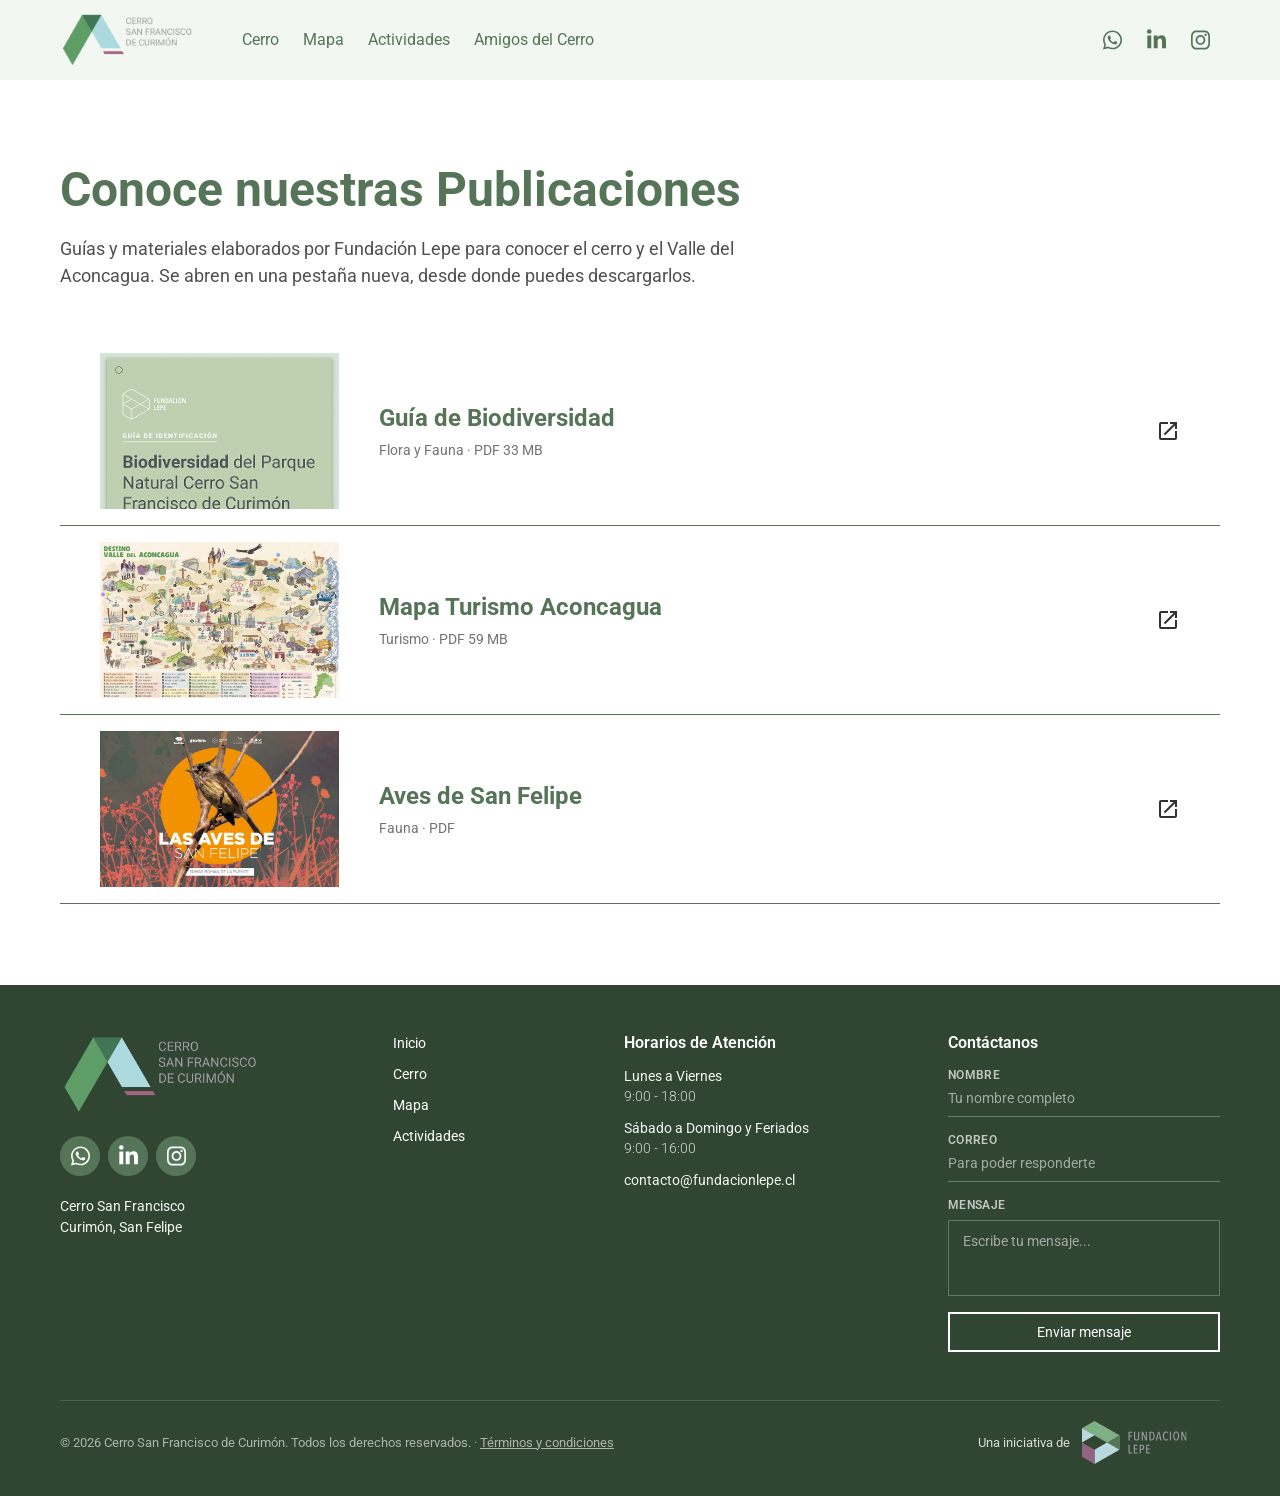
<file: publicaciones.html>
<!doctype html>
<html lang="es">

<head>
    <meta charset="utf-8" />
    <meta name="viewport" content="width=device-width, initial-scale=1" />
    <title>Publicaciones | Cerro San Francisco de Curimón</title>
    <link rel="icon" href="favicon.ico" sizes="any">
    <link rel="icon" type="image/png" sizes="32x32" href="img/favicon-32.png">
    <link rel="icon" type="image/png" sizes="512x512" href="img/favicon-512.png">
    <link rel="apple-touch-icon" href="img/apple-touch-icon.png">
    <link rel="canonical" href="https://cerrosanfrancisco.cl/publicaciones">
    <meta property="og:type" content="website">
    <meta property="og:locale" content="es_CL">
    <meta property="og:site_name" content="Cerro San Francisco de Curimón">
    <meta property="og:title" content="Publicaciones | Cerro San Francisco de Curimón">
    <meta property="og:url" content="https://cerrosanfrancisco.cl/publicaciones">
    <meta property="og:image" content="https://cerrosanfrancisco.cl/img/og-cerro-2.jpg">
    <meta name="description" content="Guías y materiales sobre el Parque Natural Cerro San Francisco de Curimón y el Valle del Aconcagua.">
    <link href="https://fonts.googleapis.com/css2?family=Roboto:wght@300;400;500;600;700&display=swap"
        rel="stylesheet">

    <!-- Cambiar el número de v cada vez que se actualice style.css -->
    <link rel="stylesheet" href="style.css?v=67" />

</head>

<body>
    <!-- HEADER -->
    <header class="header">
        <div class="header-content">
            <a href="./" class="header-logo">
                <img src="img/logo-curimon.png" alt="Cerro San Francisco de Curimón">
            </a>

            <button class="header-toggler" type="button" aria-controls="headerNav" aria-expanded="false"
                aria-label="Abrir menú">
                <span class="icon-hamburger"></span>
                <span class="icon-close">✕</span>
            </button>

            <nav class="header-nav" id="headerNav">
                <ul class="nav-list">
                    <li><a class="nav-button" href="cerro">Cerro</a></li>
                    <li><a class="nav-button" href="mapa">Mapa</a></li>
                    <li><a class="nav-button" href="actividades">Actividades</a></li>
                    <li><a class="nav-button" href="amigos">Amigos del Cerro</a></li>
                </ul>

                <!-- Redes sociales (como en fundacionlepe.cl) -->
                <div class="header-acciones">
                    <ul class="redes">
                        <li><a class="red" href="https://wa.me/56942053471" target="_blank" rel="noopener"
                                aria-label="WhatsApp de Fundación Lepe"><span class="red-icono red-icono--whatsapp"></span></a></li>
                        <li><a class="red" href="https://www.linkedin.com/company/fundacion-lepe/" target="_blank"
                                rel="noopener" aria-label="LinkedIn de Fundación Lepe"><span class="red-icono red-icono--linkedin"></span></a></li>
                        <li><a class="red" href="https://www.instagram.com/fundacionlepe/" target="_blank" rel="noopener"
                                aria-label="Instagram de Fundación Lepe"><span class="red-icono red-icono--instagram"></span></a></li>
                    </ul>
                </div>
            </nav>
        </div>
    </header>
    <!-- HEADER -->

    <!-- PUBLICACIONES -->
    <main class="publicaciones-pagina">
        <div class="wrapper">
            <h1 class="publicaciones-pagina-title">Conoce nuestras Publicaciones</h1>
            <p class="publicaciones-pagina-lead">Guías y materiales elaborados por Fundación Lepe para conocer el cerro
                y el Valle del Aconcagua. Se abren en una pestaña nueva, desde donde puedes descargarlos.</p>

            <ul class="publicaciones-lista">
                <!-- PUBLICACION -->
                <li>
                    <a class="publicacion-item" href="pdf/guia-biodiversidad.pdf" target="_blank" rel="noopener">
                        <img class="publicacion-item-img" src="img/guia-biodiversidad-1.png" alt="" width="239" height="156" loading="lazy">
                        <span class="publicacion-item-texto">
                            <span class="publicacion-item-title">Guía de Biodiversidad</span>
                            <span class="publicacion-item-meta">Flora y Fauna · PDF 33 MB</span>
                        </span>
                        <svg class="publicacion-item-icono" viewBox="0 0 24 24" width="24" height="24" aria-hidden="true"><path fill="currentColor" d="M19 19H5V5h7V3H5a2 2 0 0 0-2 2v14a2 2 0 0 0 2 2h14c1.1 0 2-.9 2-2v-7h-2v7zM14 3v2h3.59l-9.83 9.83 1.41 1.41L19 6.41V10h2V3h-7z"/></svg>
                        <span class="visually-hidden">(se abre en una pestaña nueva)</span>
                    </a>
                </li>
                <!-- PUBLICACION -->

                <!-- PUBLICACION -->
                <li>
                    <a class="publicacion-item" href="pdf/mapa-turismo-aconcagua.pdf" target="_blank" rel="noopener">
                        <img class="publicacion-item-img" src="img/mapa-turismo-aconcagua.jpg" alt="" width="239" height="156" loading="lazy">
                        <span class="publicacion-item-texto">
                            <span class="publicacion-item-title">Mapa Turismo Aconcagua</span>
                            <span class="publicacion-item-meta">Turismo · PDF 59 MB</span>
                        </span>
                        <svg class="publicacion-item-icono" viewBox="0 0 24 24" width="24" height="24" aria-hidden="true"><path fill="currentColor" d="M19 19H5V5h7V3H5a2 2 0 0 0-2 2v14a2 2 0 0 0 2 2h14c1.1 0 2-.9 2-2v-7h-2v7zM14 3v2h3.59l-9.83 9.83 1.41 1.41L19 6.41V10h2V3h-7z"/></svg>
                        <span class="visually-hidden">(se abre en una pestaña nueva)</span>
                    </a>
                </li>
                <!-- PUBLICACION -->

                <!-- PUBLICACION (el PDF está alojado en la tienda de Shopify) -->
                <li>
                    <a class="publicacion-item" href="https://cdn.shopify.com/s/files/1/0803/7200/7187/files/LAS_AVES_DE_SAN_FELIPE.pdf?v=1782051955" target="_blank" rel="noopener">
                        <img class="publicacion-item-img" src="img/aves-san-felipe.jpg" alt="" width="239" height="156"
                            loading="lazy" style="object-position: center;">
                        <span class="publicacion-item-texto">
                            <span class="publicacion-item-title">Aves de San Felipe</span>
                            <span class="publicacion-item-meta">Fauna · PDF</span>
                        </span>
                        <svg class="publicacion-item-icono" viewBox="0 0 24 24" width="24" height="24" aria-hidden="true"><path fill="currentColor" d="M19 19H5V5h7V3H5a2 2 0 0 0-2 2v14a2 2 0 0 0 2 2h14c1.1 0 2-.9 2-2v-7h-2v7zM14 3v2h3.59l-9.83 9.83 1.41 1.41L19 6.41V10h2V3h-7z"/></svg>
                        <span class="visually-hidden">(se abre en una pestaña nueva)</span>
                    </a>
                </li>
                <!-- PUBLICACION -->
            </ul>
        </div>
    </main>
    <!-- PUBLICACIONES -->

    <!-- FOOTER -->
    <footer class="footer">
        <div class="wrapper">
            <div class="footer-top">
                <div class="footer-brand">
                    <img src="img/logo-curimon.png" alt="Cerro San Francisco de Curimón">
                    <ul class="redes redes--footer">
                    <li><a class="red" href="https://wa.me/56942053471" target="_blank" rel="noopener"
                            aria-label="WhatsApp de Fundación Lepe"><span class="red-icono red-icono--whatsapp"></span></a></li>
                    <li><a class="red" href="https://www.linkedin.com/company/fundacion-lepe/" target="_blank"
                            rel="noopener" aria-label="LinkedIn de Fundación Lepe"><span class="red-icono red-icono--linkedin"></span></a></li>
                    <li><a class="red" href="https://www.instagram.com/fundacionlepe/" target="_blank" rel="noopener"
                            aria-label="Instagram de Fundación Lepe"><span class="red-icono red-icono--instagram"></span></a></li>
                </ul>
                    <address class="footer-direccion">
                        Cerro San Francisco<br>Curimón, San Felipe
                    </address>
                </div>

                <ul class="footer-nav">
                    <li><a class="footer-link" href="./">Inicio</a></li>
                    <li><a class="footer-link" href="cerro">Cerro</a></li>
                    <li><a class="footer-link" href="mapa">Mapa</a></li>
                    <li><a class="footer-link" href="actividades">Actividades</a></li>
                </ul>

                <div class="footer-horarios">
                    <p class="footer-title">Horarios de Atención</p>
                    <div>
                        <p class="footer-day">Lunes a Viernes</p>
                        <p class="footer-hour">9:00 - 18:00</p>
                    </div>
                    <div>
                        <p class="footer-day">Sábado a Domingo y Feriados</p>
                        <p class="footer-hour">9:00 - 16:00</p>
                    </div>
                    <p class="footer-day">contacto@fundacionlepe.cl</p>
                </div>

                <form class="footer-form" id="footerForm">
                    <p class="footer-title">Contáctanos</p>
                    <label for="footerNombre" class="footer-label">Nombre</label>
                    <input id="footerNombre" autocomplete="name" name="nombre" type="text" class="footer-input" placeholder="Tu nombre completo">
                    <label for="footerCorreo" class="footer-label">Correo</label>
                    <input id="footerCorreo" autocomplete="email" name="correo" type="email" class="footer-input"
                        placeholder="Para poder responderte">
                    <!-- Campo trampa contra spam: las personas no lo ven -->
                    <input type="text" name="sitio_web" class="campo-trampa" tabindex="-1" autocomplete="off" aria-hidden="true">
                    <label for="footerMensaje" class="footer-label">Mensaje</label>
                    <textarea id="footerMensaje" name="mensaje" class="footer-textarea" placeholder="Escribe tu mensaje..."></textarea>
                    <p class="footer-aviso" role="status"></p>
                    <button type="submit" class="btn-outline-footer">Enviar mensaje</button>
                </form>
            </div>

            <hr class="footer-divider">

            <div class="footer-bottom">
                <p class="footer-copy">© 2026 Cerro San Francisco de Curimón. Todos los derechos reservados.
                    · <a href="terminos" class="footer-copy-link">Términos y condiciones</a></p>
                <a href="https://www.fundacionlepe.cl/" class="footer-lepe" target="_blank" rel="noopener">
                    <span>Una iniciativa de</span>
                    <img src="icons/logo-fundacion-lepe.svg" alt="Fundación Lepe" width="136" height="43">
                </a>
            </div>
        </div>
    </footer>
    <!-- FOOTER -->

    <script>
        // Menú hamburguesa
        const toggler = document.querySelector('.header-toggler');
        const nav = document.querySelector('#headerNav');

        toggler.addEventListener('click', function () {
            const isExpanded = toggler.getAttribute('aria-expanded') === 'true';
            toggler.setAttribute('aria-expanded', !isExpanded);
            nav.classList.toggle('is-open');
        });

        // Si hiciste clic fuera del menú y del botón, se cierra
        document.addEventListener('click', function (event) {
            const isExpanded = toggler.getAttribute('aria-expanded') === 'true';

            if (isExpanded && !nav.contains(event.target) && !toggler.contains(event.target)) {
                toggler.setAttribute('aria-expanded', 'false');
                nav.classList.remove('is-open');
            }
        });
    </script>
    <script src="contacto.js?v=2"></script>

</body>

</html>
</file>
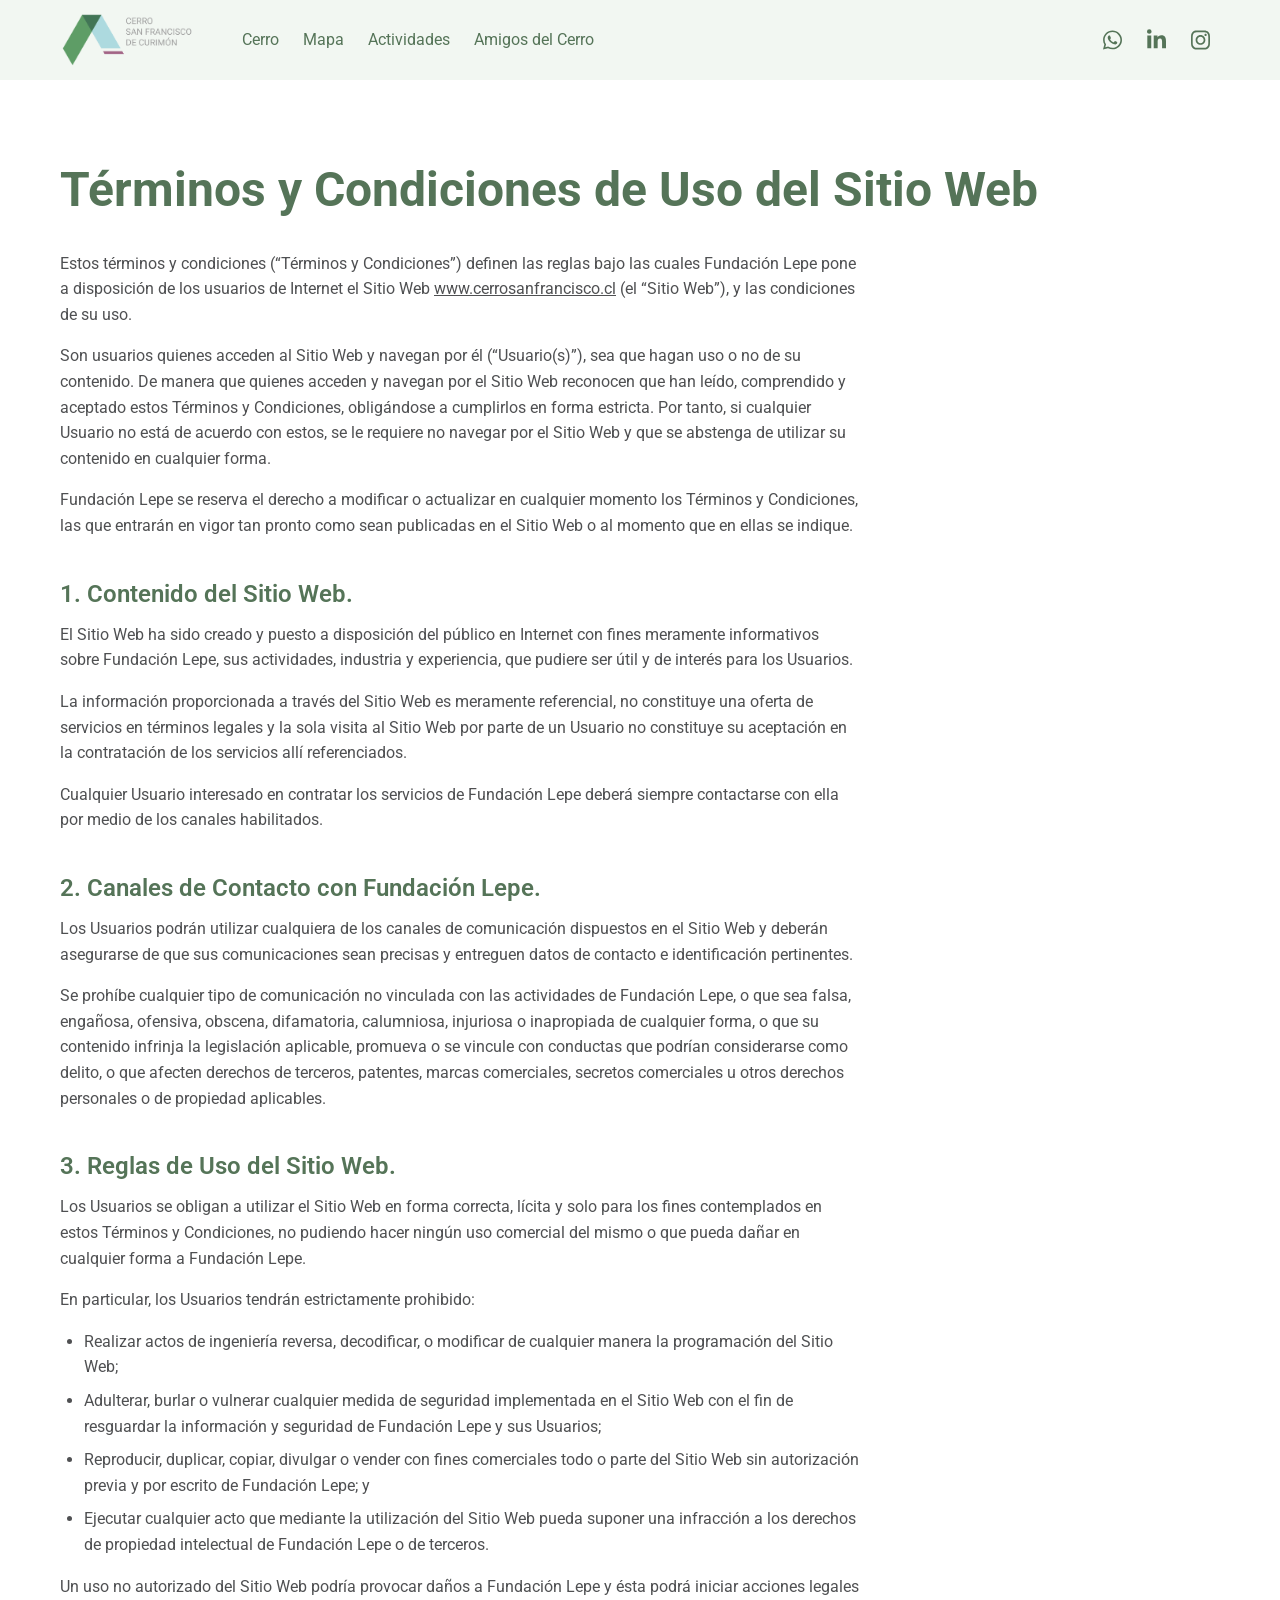
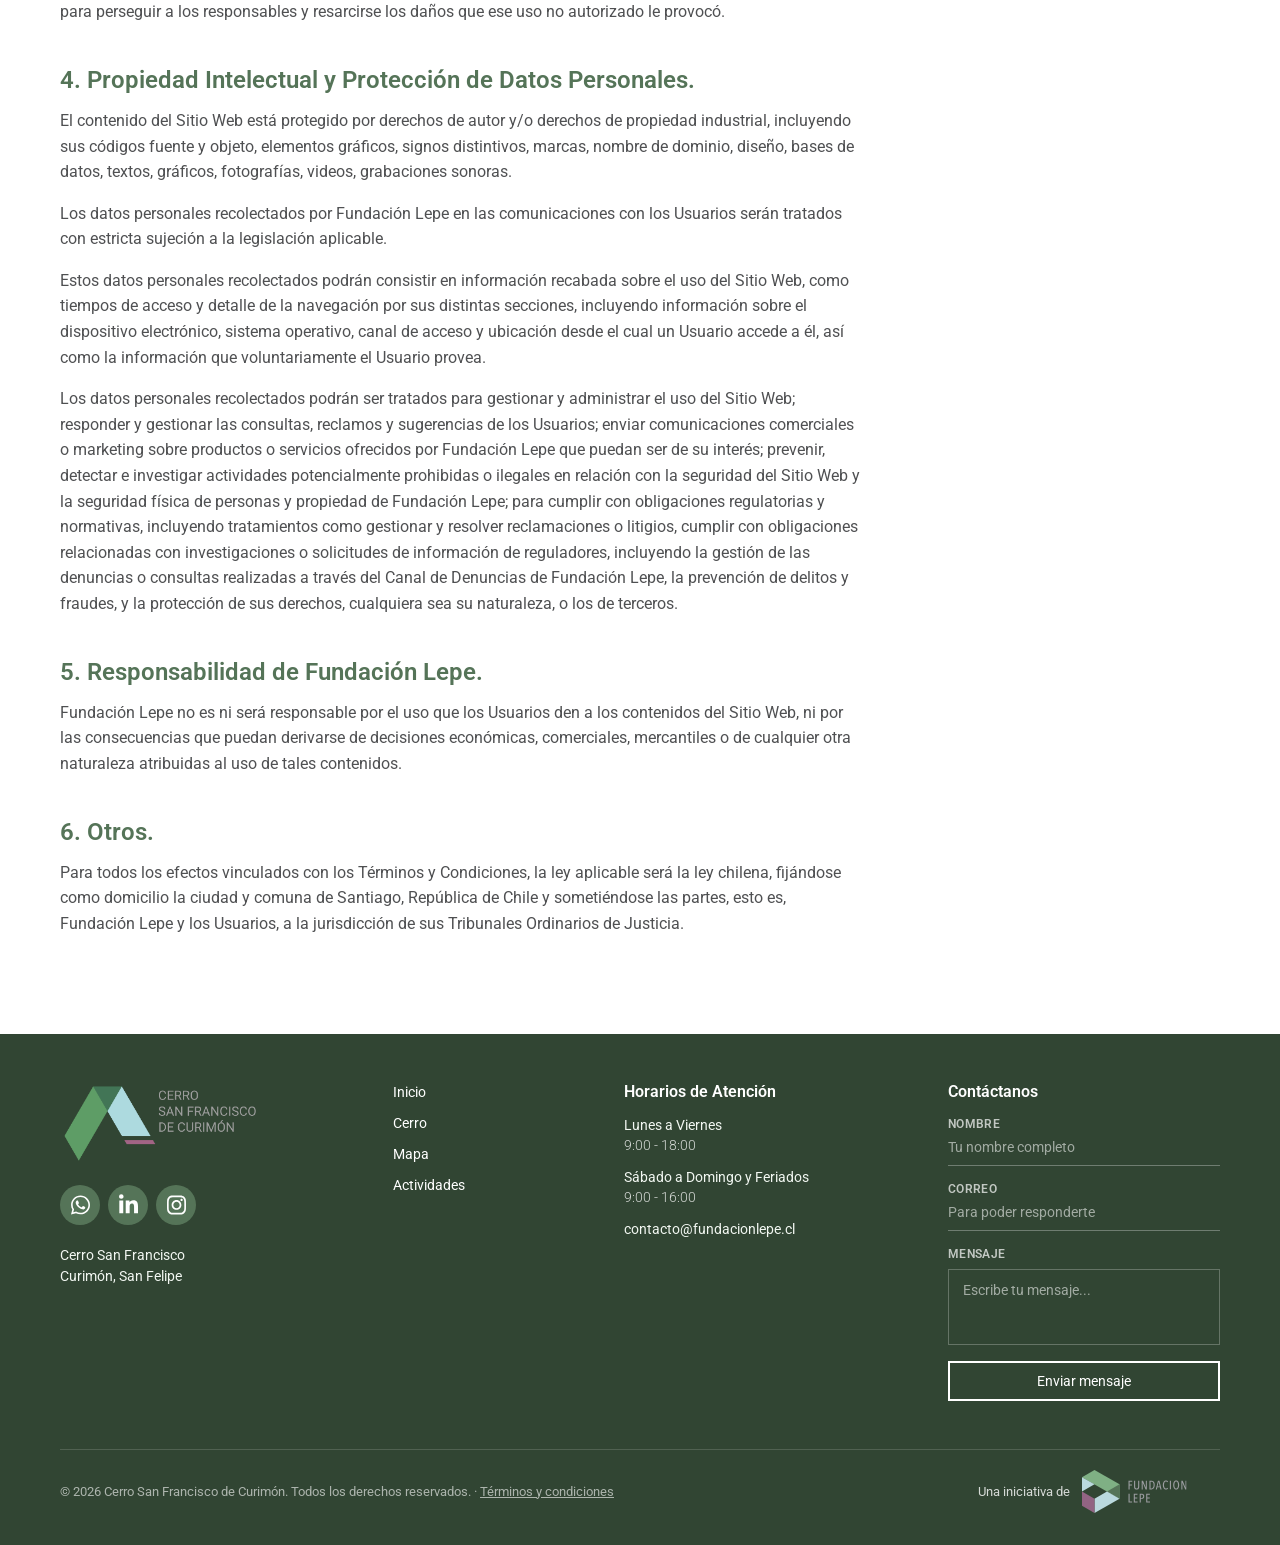
<file: terminos.html>
<!doctype html>
<html lang="es">

<head>
    <meta charset="utf-8" />
    <meta name="viewport" content="width=device-width, initial-scale=1" />
    <title>Términos y Condiciones | Cerro San Francisco de Curimón</title>
    <link rel="icon" href="favicon.ico" sizes="any">
    <link rel="icon" type="image/png" sizes="32x32" href="img/favicon-32.png">
    <link rel="icon" type="image/png" sizes="512x512" href="img/favicon-512.png">
    <link rel="apple-touch-icon" href="img/apple-touch-icon.png">
    <link rel="canonical" href="https://cerrosanfrancisco.cl/terminos">
    <meta property="og:type" content="website">
    <meta property="og:locale" content="es_CL">
    <meta property="og:site_name" content="Cerro San Francisco de Curimón">
    <meta property="og:title" content="Términos y Condiciones | Cerro San Francisco de Curimón">
    <meta property="og:url" content="https://cerrosanfrancisco.cl/terminos">
    <meta property="og:image" content="https://cerrosanfrancisco.cl/img/og-cerro-2.jpg">
    <meta name="description" content="Términos y condiciones de uso del sitio web del Parque Natural Cerro San Francisco de Curimón y tratamiento de datos personales.">
    <link href="https://fonts.googleapis.com/css2?family=Roboto:wght@300;400;500;600;700&display=swap"
        rel="stylesheet">

    <!-- Cambiar el número de v cada vez que se actualice style.css -->
    <link rel="stylesheet" href="style.css?v=67" />

</head>

<body>
    <!-- HEADER -->
    <header class="header">
        <div class="header-content">
            <a href="./" class="header-logo">
                <img src="img/logo-curimon.png" alt="Cerro San Francisco de Curimón">
            </a>

            <button class="header-toggler" type="button" aria-controls="headerNav" aria-expanded="false"
                aria-label="Abrir menú">
                <span class="icon-hamburger"></span>
                <span class="icon-close">✕</span>
            </button>

            <nav class="header-nav" id="headerNav">
                <ul class="nav-list">
                    <li><a class="nav-button" href="cerro">Cerro</a></li>
                    <li><a class="nav-button" href="mapa">Mapa</a></li>
                    <li><a class="nav-button" href="actividades">Actividades</a></li>
                    <li><a class="nav-button" href="amigos">Amigos del Cerro</a></li>
                </ul>

                <!-- Redes sociales (como en fundacionlepe.cl) -->
                <div class="header-acciones">
                    <ul class="redes">
                        <li><a class="red" href="https://wa.me/56942053471" target="_blank" rel="noopener"
                                aria-label="WhatsApp de Fundación Lepe"><span class="red-icono red-icono--whatsapp"></span></a></li>
                        <li><a class="red" href="https://www.linkedin.com/company/fundacion-lepe/" target="_blank"
                                rel="noopener" aria-label="LinkedIn de Fundación Lepe"><span class="red-icono red-icono--linkedin"></span></a></li>
                        <li><a class="red" href="https://www.instagram.com/fundacionlepe/" target="_blank" rel="noopener"
                                aria-label="Instagram de Fundación Lepe"><span class="red-icono red-icono--instagram"></span></a></li>
                    </ul>
                </div>
            </nav>
        </div>
    </header>
    <!-- HEADER -->

    <!-- TÉRMINOS Y CONDICIONES -->
    <main class="publicaciones-pagina legal">
        <div class="wrapper">
            <h1 class="publicaciones-pagina-title">Términos y Condiciones de Uso del Sitio Web</h1>

            <div class="legal-texto">
                <p>Estos términos y condiciones (“Términos y Condiciones”) definen las reglas bajo las cuales
                    Fundación Lepe pone a disposición de los usuarios de Internet el Sitio Web
                    <a href="https://www.cerrosanfrancisco.cl">www.cerrosanfrancisco.cl</a> (el “Sitio Web”), y las
                    condiciones de su uso.</p>

                <p>Son usuarios quienes acceden al Sitio Web y navegan por él (“Usuario(s)”), sea que hagan uso o
                    no de su contenido. De manera que quienes acceden y navegan por el Sitio Web reconocen que
                    han leído, comprendido y aceptado estos Términos y Condiciones, obligándose a cumplirlos en
                    forma estricta. Por tanto, si cualquier Usuario no está de acuerdo con estos, se le requiere no
                    navegar por el Sitio Web y que se abstenga de utilizar su contenido en cualquier forma.</p>

                <p>Fundación Lepe se reserva el derecho a modificar o actualizar en cualquier momento los
                    Términos y Condiciones, las que entrarán en vigor tan pronto como sean publicadas en el Sitio
                    Web o al momento que en ellas se indique.</p>

                <h2 id="contenido">1. Contenido del Sitio Web.</h2>
                <p>El Sitio Web ha sido creado y puesto a disposición del público en Internet con fines meramente
                    informativos sobre Fundación Lepe, sus actividades, industria y experiencia, que pudiere ser útil
                    y de interés para los Usuarios.</p>
                <p>La información proporcionada a través del Sitio Web es meramente referencial, no constituye
                    una oferta de servicios en términos legales y la sola visita al Sitio Web por parte de un Usuario
                    no constituye su aceptación en la contratación de los servicios allí referenciados.</p>
                <p>Cualquier Usuario interesado en contratar los servicios de Fundación Lepe deberá siempre
                    contactarse con ella por medio de los canales habilitados.</p>

                <h2 id="contacto">2. Canales de Contacto con Fundación Lepe.</h2>
                <p>Los Usuarios podrán utilizar cualquiera de los canales de comunicación dispuestos en el Sitio
                    Web y deberán asegurarse de que sus comunicaciones sean precisas y entreguen datos de
                    contacto e identificación pertinentes.</p>
                <p>Se prohíbe cualquier tipo de comunicación no vinculada con las actividades de Fundación Lepe,
                    o que sea falsa, engañosa, ofensiva, obscena, difamatoria, calumniosa, injuriosa o inapropiada de
                    cualquier forma, o que su contenido infrinja la legislación aplicable, promueva o se vincule con
                    conductas que podrían considerarse como delito, o que afecten derechos de terceros, patentes,
                    marcas comerciales, secretos comerciales u otros derechos personales o de propiedad aplicables.</p>

                <h2 id="reglas">3. Reglas de Uso del Sitio Web.</h2>
                <p>Los Usuarios se obligan a utilizar el Sitio Web en forma correcta, lícita y solo para los fines
                    contemplados en estos Términos y Condiciones, no pudiendo hacer ningún uso comercial del
                    mismo o que pueda dañar en cualquier forma a Fundación Lepe.</p>
                <p>En particular, los Usuarios tendrán estrictamente prohibido:</p>
                <ul>
                    <li>Realizar actos de ingeniería reversa, decodificar, o modificar de cualquier manera la
                        programación del Sitio Web;</li>
                    <li>Adulterar, burlar o vulnerar cualquier medida de seguridad implementada en el Sitio Web con
                        el fin de resguardar la información y seguridad de Fundación Lepe y sus Usuarios;</li>
                    <li>Reproducir, duplicar, copiar, divulgar o vender con fines comerciales todo o parte del Sitio
                        Web sin autorización previa y por escrito de Fundación Lepe; y</li>
                    <li>Ejecutar cualquier acto que mediante la utilización del Sitio Web pueda suponer una
                        infracción a los derechos de propiedad intelectual de Fundación Lepe o de terceros.</li>
                </ul>
                <p>Un uso no autorizado del Sitio Web podría provocar daños a Fundación Lepe y ésta podrá iniciar
                    acciones legales para perseguir a los responsables y resarcirse los daños que ese uso no
                    autorizado le provocó.</p>

                <h2 id="datos-personales">4. Propiedad Intelectual y Protección de Datos Personales.</h2>
                <p>El contenido del Sitio Web está protegido por derechos de autor y/o derechos de propiedad
                    industrial, incluyendo sus códigos fuente y objeto, elementos gráficos, signos distintivos, marcas,
                    nombre de dominio, diseño, bases de datos, textos, gráficos, fotografías, videos, grabaciones
                    sonoras.</p>
                <p>Los datos personales recolectados por Fundación Lepe en las comunicaciones con los Usuarios
                    serán tratados con estricta sujeción a la legislación aplicable.</p>
                <p>Estos datos personales recolectados podrán consistir en información recabada sobre el uso del
                    Sitio Web, como tiempos de acceso y detalle de la navegación por sus distintas secciones,
                    incluyendo información sobre el dispositivo electrónico, sistema operativo, canal de acceso y
                    ubicación desde el cual un Usuario accede a él, así como la información que voluntariamente el
                    Usuario provea.</p>
                <p>Los datos personales recolectados podrán ser tratados para gestionar y administrar el uso del
                    Sitio Web; responder y gestionar las consultas, reclamos y sugerencias de los Usuarios; enviar
                    comunicaciones comerciales o marketing sobre productos o servicios ofrecidos por Fundación
                    Lepe que puedan ser de su interés; prevenir, detectar e investigar actividades potencialmente
                    prohibidas o ilegales en relación con la seguridad del Sitio Web y la seguridad física de personas
                    y propiedad de Fundación Lepe; para cumplir con obligaciones regulatorias y normativas,
                    incluyendo tratamientos como gestionar y resolver reclamaciones o litigios, cumplir con
                    obligaciones relacionadas con investigaciones o solicitudes de información de reguladores,
                    incluyendo la gestión de las denuncias o consultas realizadas a través del Canal de Denuncias de
                    Fundación Lepe, la prevención de delitos y fraudes, y la protección de sus derechos, cualquiera
                    sea su naturaleza, o los de terceros.</p>

                <h2 id="responsabilidad">5. Responsabilidad de Fundación Lepe.</h2>
                <p>Fundación Lepe no es ni será responsable por el uso que los Usuarios den a los contenidos del
                    Sitio Web, ni por las consecuencias que puedan derivarse de decisiones económicas, comerciales,
                    mercantiles o de cualquier otra naturaleza atribuidas al uso de tales contenidos.</p>

                <h2 id="otros">6. Otros.</h2>
                <p>Para todos los efectos vinculados con los Términos y Condiciones, la ley aplicable será la ley
                    chilena, fijándose como domicilio la ciudad y comuna de Santiago, República de Chile y
                    sometiéndose las partes, esto es, Fundación Lepe y los Usuarios, a la jurisdicción de sus
                    Tribunales Ordinarios de Justicia.</p>
            </div>
        </div>
    </main>
    <!-- TÉRMINOS Y CONDICIONES -->

    <!-- FOOTER -->
    <footer class="footer">
        <div class="wrapper">
            <div class="footer-top">
                <div class="footer-brand">
                    <img src="img/logo-curimon.png" alt="Cerro San Francisco de Curimón">
                    <ul class="redes redes--footer">
                    <li><a class="red" href="https://wa.me/56942053471" target="_blank" rel="noopener"
                            aria-label="WhatsApp de Fundación Lepe"><span class="red-icono red-icono--whatsapp"></span></a></li>
                    <li><a class="red" href="https://www.linkedin.com/company/fundacion-lepe/" target="_blank"
                            rel="noopener" aria-label="LinkedIn de Fundación Lepe"><span class="red-icono red-icono--linkedin"></span></a></li>
                    <li><a class="red" href="https://www.instagram.com/fundacionlepe/" target="_blank" rel="noopener"
                            aria-label="Instagram de Fundación Lepe"><span class="red-icono red-icono--instagram"></span></a></li>
                </ul>
                    <address class="footer-direccion">
                        Cerro San Francisco<br>Curimón, San Felipe
                    </address>
                </div>

                <ul class="footer-nav">
                    <li><a class="footer-link" href="./">Inicio</a></li>
                    <li><a class="footer-link" href="cerro">Cerro</a></li>
                    <li><a class="footer-link" href="mapa">Mapa</a></li>
                    <li><a class="footer-link" href="actividades">Actividades</a></li>
                </ul>

                <div class="footer-horarios">
                    <p class="footer-title">Horarios de Atención</p>
                    <div>
                        <p class="footer-day">Lunes a Viernes</p>
                        <p class="footer-hour">9:00 - 18:00</p>
                    </div>
                    <div>
                        <p class="footer-day">Sábado a Domingo y Feriados</p>
                        <p class="footer-hour">9:00 - 16:00</p>
                    </div>
                    <p class="footer-day">contacto@fundacionlepe.cl</p>
                </div>

                <form class="footer-form" id="footerForm">
                    <p class="footer-title">Contáctanos</p>
                    <label for="footerNombre" class="footer-label">Nombre</label>
                    <input id="footerNombre" autocomplete="name" name="nombre" type="text" class="footer-input" placeholder="Tu nombre completo">
                    <label for="footerCorreo" class="footer-label">Correo</label>
                    <input id="footerCorreo" autocomplete="email" name="correo" type="email" class="footer-input"
                        placeholder="Para poder responderte">
                    <!-- Campo trampa contra spam: las personas no lo ven -->
                    <input type="text" name="sitio_web" class="campo-trampa" tabindex="-1" autocomplete="off" aria-hidden="true">
                    <label for="footerMensaje" class="footer-label">Mensaje</label>
                    <textarea id="footerMensaje" name="mensaje" class="footer-textarea" placeholder="Escribe tu mensaje..."></textarea>
                    <p class="footer-aviso" role="status"></p>
                    <button type="submit" class="btn-outline-footer">Enviar mensaje</button>
                </form>
            </div>

            <hr class="footer-divider">

            <div class="footer-bottom">
                <p class="footer-copy">© 2026 Cerro San Francisco de Curimón. Todos los derechos reservados.
                    · <a href="terminos" class="footer-copy-link">Términos y condiciones</a></p>
                <a href="https://www.fundacionlepe.cl/" class="footer-lepe" target="_blank" rel="noopener">
                    <span>Una iniciativa de</span>
                    <img src="icons/logo-fundacion-lepe.svg" alt="Fundación Lepe" width="136" height="43">
                </a>
            </div>
        </div>
    </footer>
    <!-- FOOTER -->

    <script>
        // Menú hamburguesa
        const toggler = document.querySelector('.header-toggler');
        const nav = document.querySelector('#headerNav');

        toggler.addEventListener('click', function () {
            const isExpanded = toggler.getAttribute('aria-expanded') === 'true';
            toggler.setAttribute('aria-expanded', !isExpanded);
            nav.classList.toggle('is-open');
        });

        // Si hiciste clic fuera del menú y del botón, se cierra
        document.addEventListener('click', function (event) {
            const isExpanded = toggler.getAttribute('aria-expanded') === 'true';

            if (isExpanded && !nav.contains(event.target) && !toggler.contains(event.target)) {
                toggler.setAttribute('aria-expanded', 'false');
                nav.classList.remove('is-open');
            }
        });
    </script>
    <script src="contacto.js?v=2"></script>

</body>

</html>
</file>
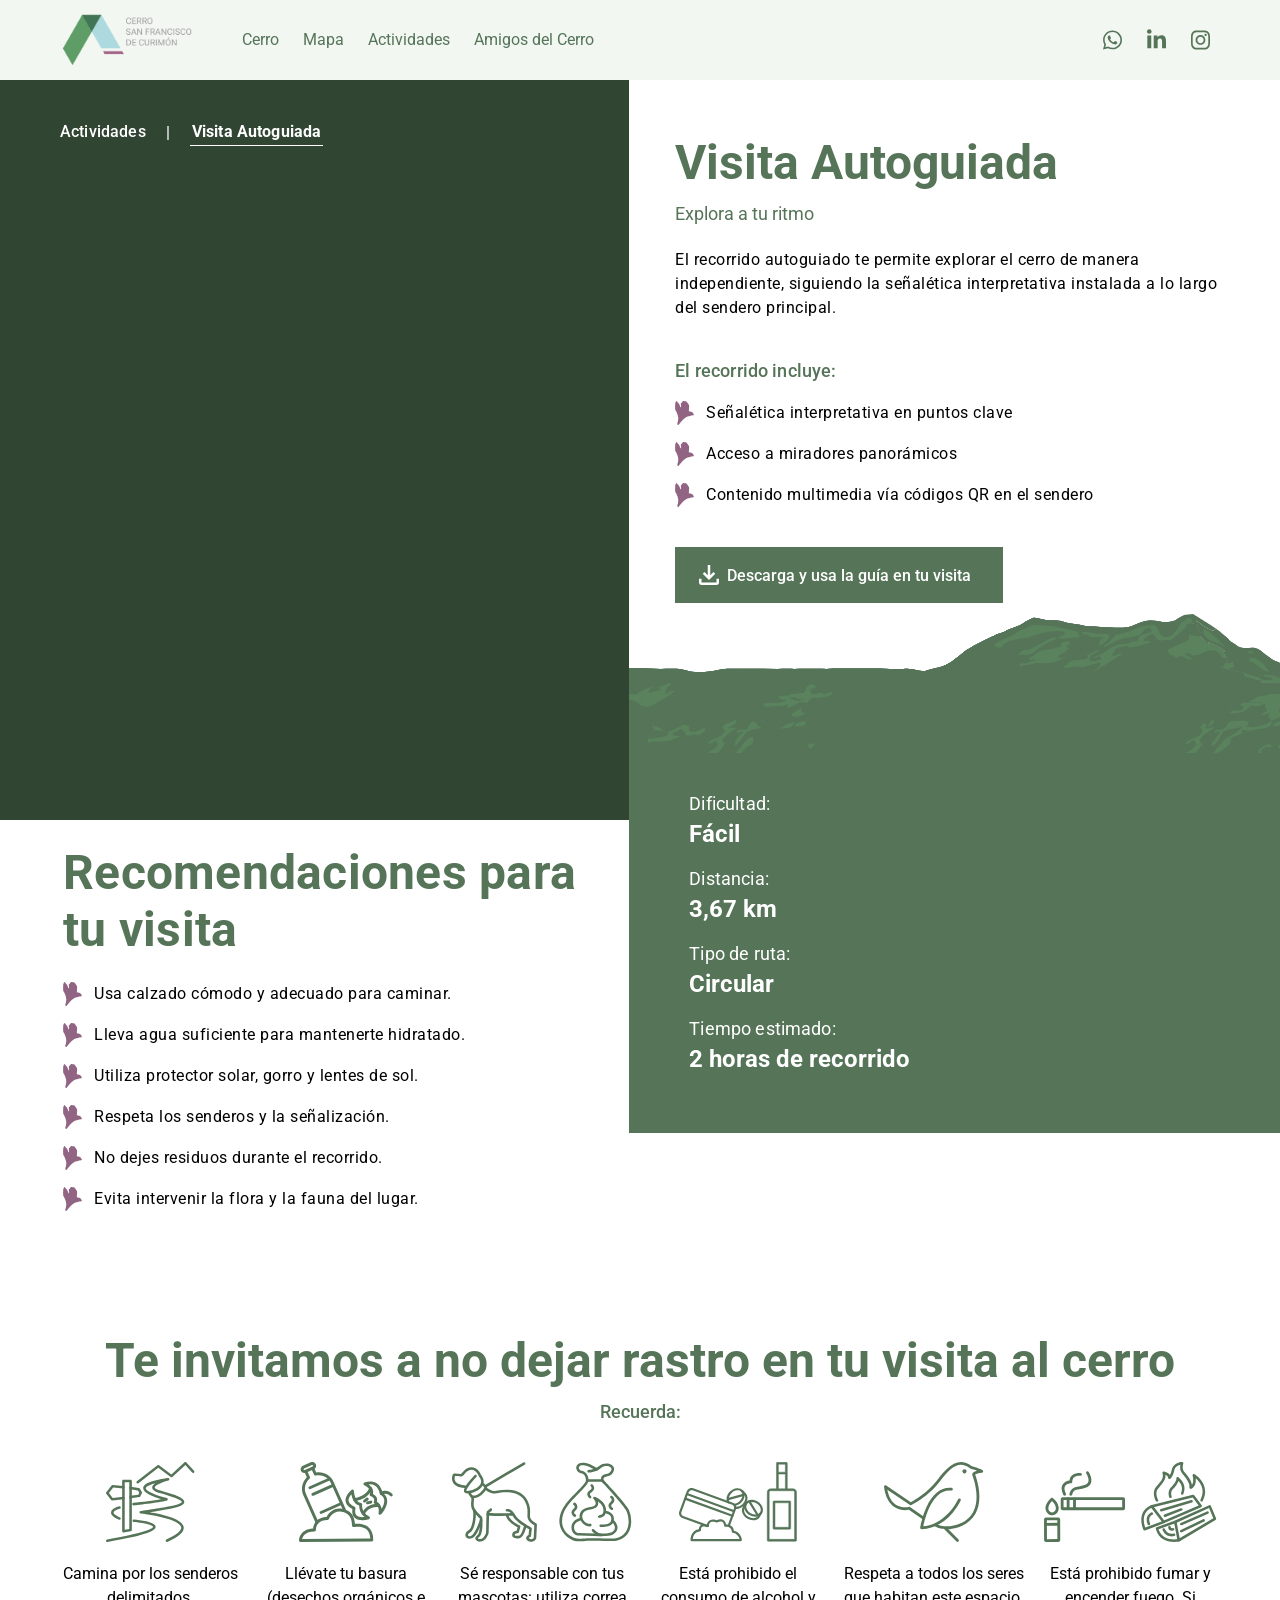
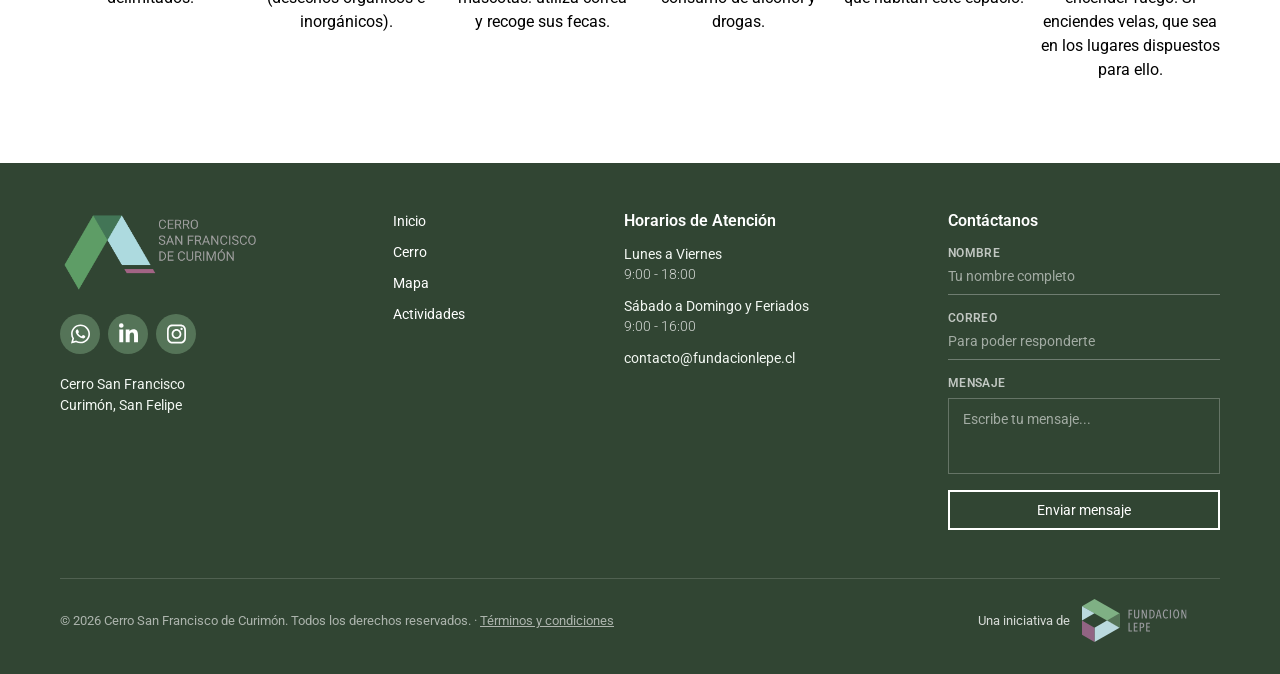
<file: visita-autoguiada.html>
<!doctype html>
<html lang="es">

<head>
    <meta charset="utf-8" />
    <meta name="viewport" content="width=device-width, initial-scale=1" />
    <title>Visita Autoguiada | Cerro San Francisco de Curimón</title>
    <link rel="icon" href="favicon.ico" sizes="any">
    <link rel="icon" type="image/png" sizes="32x32" href="img/favicon-32.png">
    <link rel="icon" type="image/png" sizes="512x512" href="img/favicon-512.png">
    <link rel="apple-touch-icon" href="img/apple-touch-icon.png">
    <meta name="description" content="Recorre el Cerro San Francisco de Curimón a tu ritmo: qué incluye la visita autoguiada, recomendaciones y cómo no dejar rastro.">
    <link rel="canonical" href="https://cerrosanfrancisco.cl/visita-autoguiada">
    <meta property="og:type" content="website">
    <meta property="og:locale" content="es_CL">
    <meta property="og:site_name" content="Cerro San Francisco de Curimón">
    <meta property="og:title" content="Visita Autoguiada | Cerro San Francisco de Curimón">
    <meta property="og:url" content="https://cerrosanfrancisco.cl/visita-autoguiada">
    <meta property="og:image" content="https://cerrosanfrancisco.cl/img/og-cerro-2.jpg">
    <meta property="og:description" content="Recorre el Cerro San Francisco de Curimón a tu ritmo: qué incluye la visita autoguiada, recomendaciones y cómo no dejar rastro.">
    <link href="https://fonts.googleapis.com/css2?family=Roboto:wght@300;400;500;600;700&display=swap"
        rel="stylesheet">

    <!-- Cambiar el número de v cada vez que se actualice style.css -->
    <link rel="stylesheet" href="style.css?v=67" />

</head>

<body>

    <!-- HEADER -->
    <header class="header">
        <div class="header-content">
            <a href="./" class="header-logo">
                <img src="img/logo-curimon.png" alt="Cerro San Francisco de Curimón">
            </a>

            <button class="header-toggler" type="button" aria-controls="headerNav" aria-expanded="false"
                aria-label="Abrir menú">
                <span class="icon-hamburger"></span>
                <span class="icon-close">✕</span>
            </button>

            <nav class="header-nav" id="headerNav">
                <ul class="nav-list">
                    <li><a class="nav-button" href="cerro">Cerro</a></li>
                    <li><a class="nav-button" href="mapa">Mapa</a></li>
                    <li><a class="nav-button" href="actividades">Actividades</a></li>
                    <li><a class="nav-button" href="amigos">Amigos del Cerro</a></li>
                </ul>

                <!-- Redes sociales (como en fundacionlepe.cl) -->
                <div class="header-acciones">
                    <ul class="redes">
                        <li><a class="red" href="https://wa.me/56942053471" target="_blank" rel="noopener"
                                aria-label="WhatsApp de Fundación Lepe"><span class="red-icono red-icono--whatsapp"></span></a></li>
                        <li><a class="red" href="https://www.linkedin.com/company/fundacion-lepe/" target="_blank"
                                rel="noopener" aria-label="LinkedIn de Fundación Lepe"><span class="red-icono red-icono--linkedin"></span></a></li>
                        <li><a class="red" href="https://www.instagram.com/fundacionlepe/" target="_blank" rel="noopener"
                                aria-label="Instagram de Fundación Lepe"><span class="red-icono red-icono--instagram"></span></a></li>
                    </ul>
                </div>
            </nav>
        </div>
    </header>
    <!-- HEADER -->


    <!-- HERO -->
    <section class="subpagina-hero">
        <div class="subpagina-hero-media">
            <!-- Video de fondo (sin sonido, en loop) -->
            <video class="subpagina-hero-img" autoplay muted loop playsinline aria-hidden="true">
                <source src="video/Caminando.MOV" type="video/mp4">
            </video>
            <nav class="breadcrumb" aria-label="Estás en">
                <a href="actividades" class="breadcrumb-link">Actividades</a>
                <span class="breadcrumb-sep" aria-hidden="true">|</span>
                <span class="breadcrumb-actual" aria-current="page">Visita Autoguiada</span>
            </nav>
        </div>

        <div class="visita-content">
            <h1 class="visita-title">Visita Autoguiada</h1>
            <p class="visita-subtitle">Explora a tu ritmo</p>
            <p class="visita-text">El recorrido autoguiado te permite explorar el cerro de manera independiente,
                siguiendo la señalética interpretativa instalada a lo largo del sendero principal.</p>

            <div class="visita-incluye">
                <h2 class="visita-incluye-title">El recorrido incluye:</h2>
                <ul class="lista-flor">
                    <li class="lista-flor-item">Señalética interpretativa en puntos clave</li>
                    <li class="lista-flor-item">Acceso a miradores panorámicos</li>
                    <li class="lista-flor-item">Contenido multimedia vía códigos QR en el sendero</li>
                </ul>
            </div>

        <a href="pdf/guia-biodiversidad.pdf" target="_blank" rel="noopener" class="btn-primary-medium btn-primary-medium--tall btn-download">
                            <img src="icons/download.svg" alt="" width="20" height="20" onerror="this.remove()">
                            Descarga y usa la guía en tu visita<span class="visually-hidden"> (se abre en una pestaña nueva)</span>
                        </a>
        </div>
    </section>
    <!-- HERO -->


    <!-- RECOMENDACIONES Y FICHA TECNICA -->
    <section class="visita-detalle">
        <div class="recomendaciones">
            <h2 class="recomendaciones-title">Recomendaciones para tu visita</h2>
            <ul class="lista-flor">
                    <li class="lista-flor-item">Usa calzado cómodo y adecuado para caminar.</li>
                    <li class="lista-flor-item">Lleva agua suficiente para mantenerte hidratado.</li>
                    <li class="lista-flor-item">Utiliza protector solar, gorro y lentes de sol.</li>
                    <li class="lista-flor-item">Respeta los senderos y la señalización.</li>
                    <li class="lista-flor-item">No dejes residuos durante el recorrido.</li>
                    <li class="lista-flor-item">Evita intervenir la flora y la fauna del lugar.</li>
            </ul>
        </div>

        <div class="ficha-tecnica">
            <dl class="ficha-tecnica-box">
                <div class="ficha-tecnica-item">
                    <dt>Dificultad:</dt>
                    <dd>Fácil</dd>
                </div>
                <div class="ficha-tecnica-item">
                    <dt>Distancia:</dt>
                    <dd>3,67 km</dd>
                </div>
                <div class="ficha-tecnica-item">
                    <dt>Tipo de ruta:</dt>
                    <dd>Circular</dd>
                </div>
                <div class="ficha-tecnica-item">
                    <dt>Tiempo estimado:</dt>
                    <dd>2 horas de recorrido</dd>
                </div>
            </dl>
        </div>
    </section>
    <!-- RECOMENDACIONES Y FICHA TECNICA -->


    <!-- NO RASTRO -->
    <section class="wrapper no-rastro">
        <div class="no-rastro-header">
            <h2 class="no-rastro-title">Te invitamos a no dejar rastro en tu visita al cerro</h2>
            <p class="no-rastro-subtitle">Recuerda:</p>
        </div>

        <div class="no-rastro-grid">
            <div class="no-rastro-item">
                <img src="icons/senderos.svg" alt="" class="no-rastro-icon">
                <p class="no-rastro-text">Camina por los senderos delimitados.</p>
            </div>
            <div class="no-rastro-item">
                <img src="icons/basura.svg" alt="" class="no-rastro-icon">
                <p class="no-rastro-text">Llévate tu basura (desechos orgánicos e inorgánicos).</p>
            </div>
            <div class="no-rastro-item">
                <img src="icons/mascotas.svg" alt="" class="no-rastro-icon">
                <p class="no-rastro-text">Sé responsable con tus mascotas: utiliza correa y recoge sus fecas.</p>
            </div>
            <div class="no-rastro-item">
                <img src="icons/alcohol.svg" alt="" class="no-rastro-icon">
                <p class="no-rastro-text">Está prohibido el consumo de alcohol y drogas.</p>
            </div>
            <div class="no-rastro-item">
                <img src="icons/seres.svg" alt="" class="no-rastro-icon">
                <p class="no-rastro-text">Respeta a todos los seres que habitan este espacio.</p>
            </div>
            <div class="no-rastro-item">
                <img src="icons/fuego.svg" alt="" class="no-rastro-icon">
                <p class="no-rastro-text">Está prohibido fumar y encender fuego. Si enciendes velas, que sea en los
                    lugares dispuestos para ello.</p>
            </div>
        </div>
    </section>
    <!-- NO RASTRO -->


    <!-- FOOTER -->
    <footer class="footer">
        <div class="wrapper">
            <div class="footer-top">
                <div class="footer-brand">
                    <img src="img/logo-curimon.png" alt="Cerro San Francisco de Curimón">
                    <ul class="redes redes--footer">
                    <li><a class="red" href="https://wa.me/56942053471" target="_blank" rel="noopener"
                            aria-label="WhatsApp de Fundación Lepe"><span class="red-icono red-icono--whatsapp"></span></a></li>
                    <li><a class="red" href="https://www.linkedin.com/company/fundacion-lepe/" target="_blank"
                            rel="noopener" aria-label="LinkedIn de Fundación Lepe"><span class="red-icono red-icono--linkedin"></span></a></li>
                    <li><a class="red" href="https://www.instagram.com/fundacionlepe/" target="_blank" rel="noopener"
                            aria-label="Instagram de Fundación Lepe"><span class="red-icono red-icono--instagram"></span></a></li>
                </ul>
                    <address class="footer-direccion">
                        Cerro San Francisco<br>Curimón, San Felipe
                    </address>
                </div>

                <ul class="footer-nav">
                    <li><a class="footer-link" href="./">Inicio</a></li>
                    <li><a class="footer-link" href="cerro">Cerro</a></li>
                    <li><a class="footer-link" href="mapa">Mapa</a></li>
                    <li><a class="footer-link" href="actividades">Actividades</a></li>
                </ul>

                <div class="footer-horarios">
                    <p class="footer-title">Horarios de Atención</p>
                    <div>
                        <p class="footer-day">Lunes a Viernes</p>
                        <p class="footer-hour">9:00 - 18:00</p>
                    </div>
                    <div>
                        <p class="footer-day">Sábado a Domingo y Feriados</p>
                        <p class="footer-hour">9:00 - 16:00</p>
                    </div>
                    <p class="footer-day">contacto@fundacionlepe.cl</p>
                </div>

                <form class="footer-form" id="footerForm">
                    <p class="footer-title">Contáctanos</p>
                    <label for="footerNombre" class="footer-label">Nombre</label>
                    <input id="footerNombre" autocomplete="name" name="nombre" type="text" class="footer-input" placeholder="Tu nombre completo">
                    <label for="footerCorreo" class="footer-label">Correo</label>
                    <input id="footerCorreo" autocomplete="email" name="correo" type="email" class="footer-input"
                        placeholder="Para poder responderte">
                    <!-- Campo trampa contra spam: las personas no lo ven -->
                    <input type="text" name="sitio_web" class="campo-trampa" tabindex="-1" autocomplete="off" aria-hidden="true">
                    <label for="footerMensaje" class="footer-label">Mensaje</label>
                    <textarea id="footerMensaje" name="mensaje" class="footer-textarea" placeholder="Escribe tu mensaje..."></textarea>
                    <p class="footer-aviso" role="status"></p>
                    <button type="submit" class="btn-outline-footer">Enviar mensaje</button>
                </form>
            </div>

            <hr class="footer-divider">

            <div class="footer-bottom">
                <p class="footer-copy">© 2026 Cerro San Francisco de Curimón. Todos los derechos reservados.
                    · <a href="terminos" class="footer-copy-link">Términos y condiciones</a></p>
                <a href="https://www.fundacionlepe.cl/" class="footer-lepe" target="_blank" rel="noopener">
                    <span>Una iniciativa de</span>
                    <img src="icons/logo-fundacion-lepe.svg" alt="Fundación Lepe" width="136" height="43">
                </a>
            </div>
        </div>
    </footer>
    <!-- FOOTER -->


    <script>
        // Menú hamburguesa
        const toggler = document.querySelector('.header-toggler');
        const nav = document.querySelector('#headerNav');

        toggler.addEventListener('click', function () {
            const isExpanded = toggler.getAttribute('aria-expanded') === 'true';
            toggler.setAttribute('aria-expanded', !isExpanded);
            nav.classList.toggle('is-open');
        });

        // Si hiciste clic fuera del menú y del botón, se cierra
        document.addEventListener('click', function (event) {
            const isExpanded = toggler.getAttribute('aria-expanded') === 'true';

            if (isExpanded && !nav.contains(event.target) && !toggler.contains(event.target)) {
                toggler.setAttribute('aria-expanded', 'false');
                nav.classList.remove('is-open');
            }
        });
    </script>
    <script src="contacto.js?v=2"></script>
    <script>
        // Si la persona prefiere menos movimiento, el video queda detenido
        if (window.matchMedia('(prefers-reduced-motion: reduce)').matches) {
            const video = document.querySelector('.subpagina-hero-img');
            video.removeAttribute('autoplay');
            video.pause();
        }
    </script>

</body>

</html>
</file>
<file: style.css>
/*
    Colores del diseño (Figma):
    Primary 50     #F2F7F2
    Primary 800    #557458
    Primary 900    #314533
    Secondary 500  #926483
*/

* {
    box-sizing: border-box;
}

body {
    font-family: 'Roboto', 'Helvetica Neue', Arial, sans-serif;
    color: #000000;
    background-color: #FFFFFF;
    margin: 0;
}

img {
    max-width: 100%;
}

p,
h1,
h2,
h3 {
    margin: 0;
}

.wrapper {
    width: 100%;
    max-width: 1200px;
    margin: 0 auto;
    padding-left: 20px;
    padding-right: 20px;
}

.visually-hidden {
    position: absolute;
    width: 1px;
    height: 1px;
    overflow: hidden;
    clip: rect(0 0 0 0);
    white-space: nowrap;
}

/*-----------------------ALL PAGES-----------------------*/

/*
    Escala del sitio (misma que fundacionlepe.cl):
    títulos de sección 48px bold · títulos de tarjeta 32px o 24px bold · bajadas 18px ·
    texto 16px con interlineado 1.5 · detalles 14px y 12px.
    Botones medianos de 56px de alto. Espacio vertical de las secciones: clamp(48px, 9vh, 96px).

    Alturas: las secciones grandes usan clamp(mínimo, % del alto de pantalla, máximo).
    El máximo es la medida del Figma (pantalla de 1440 x 900 o más).
    En pantallas más bajas se achican para que cada sección quepa en la pantalla.
*/

/*BOTONES*/
.btn-primary-large,
.btn-primary-medium {
    display: inline-flex;
    align-items: center;
    justify-content: center;
    background-color: #557458;
    color: #FFFFFF;
    font-weight: 500;
    text-decoration: none;
    transition: background-color 0.3s ease;
}

.btn-primary-large {
    height: 70px;
    padding: 0 48px;
    font-size: 20px;
}

.btn-primary-medium {
    height: 56px;
    padding: 0 24px;
    font-size: 16px;
    min-width: 160px;
}

.btn-primary-medium--tall {
    height: 56px;
}

.btn-primary-large:hover,
.btn-primary-medium:hover {
    background-color: #314533;
}

.btn-outline-small {
    display: inline-flex;
    align-items: center;
    height: 40px;
    padding: 0 16px;
    border: 2px solid #557458;
    color: #557458;
    font-size: 14px;
    text-decoration: none;
    transition: background-color 0.3s ease, color 0.3s ease;
}

.btn-outline-small:hover {
    background-color: #557458;
    color: #FFFFFF;
}

.btn-icon {
    display: inline-flex;
    align-items: center;
    justify-content: center;
    height: 40px;
    padding: 0 16px;
}

.btn-underline {
    font-size: 16px;
    font-weight: 700;
    color: #557458;
    text-decoration: none;
    padding-bottom: 4px;
    border-bottom: 1px solid #557458;
    transition: opacity 0.3s ease;
}

.btn-underline--claro {
    color: #FFFFFF;
    border-color: #FFFFFF;
}

.btn-underline:hover {
    opacity: 0.7;
}

.chip {
    display: inline-flex;
    align-items: center;
    height: 35px;
    padding: 0 16px;
    border-radius: 4px;
    background-color: rgba(92, 143, 97, 0.1);
    color: #314533;
    font-size: 14px;
}

/* Estados de inscripción (Figma "Chip") */
.chip--cerrado {
    background-color: rgba(214, 102, 79, 0.12);
    color: #B5412A; /* más oscuro que el Figma (#D6664F) para que se lea bien: contraste 4.8:1 */
}

.chip--pocos {
    background-color: rgba(213, 162, 75, 0.12);
    color: #8A631F; /* más oscuro que el Figma (#D5A24B) para que se lea bien: contraste 4.9:1 */
}

.chip-claro {
    display: inline-flex;
    align-items: center;
    padding: 4px 10px;
    border-radius: 8px;
    background-color: rgba(244, 227, 173, 0.2);
    color: #F2F7F2;
    font-size: 14px;
    white-space: nowrap;
}

.chip-fecha {
    display: inline-flex;
    align-items: center;
    height: 46px;
    padding: 0 16px;
    border-radius: 4px;
    background-color: #557458;
    color: #FFFFFF;
    font-size: 16px;
}

.btn-outline-medium {
    display: inline-flex;
    align-items: center;
    justify-content: center;
    height: 56px;
    padding: 0 24px;
    border: 2px solid #557458;
    color: #557458;
    font-size: 16px;
    font-weight: 500;
    text-decoration: none;
    transition: background-color 0.3s ease, color 0.3s ease;
    min-width: 160px;
}

.btn-outline-medium:hover {
    background-color: #557458;
    color: #FFFFFF;
}

/* Flechas de los carruseles (la misma flecha, girada para la izquierda) */
.arrow-button {
    flex-shrink: 0;
    width: 48px;
    height: 48px;
    padding: 0;
    border: none;
    background: transparent;
    cursor: pointer;
    transition: opacity 0.3s ease;
}

.arrow-button img {
    display: block;
    width: 100%;
    height: 100%;
}

.arrow-button--left img {
    transform: scaleX(-1);
}

.arrow-button:hover {
    opacity: 0.7;
}

/*BOTONES*/

/*HEADER*/
/* Misma estructura que el header de fundacionlepe.cl (logo, menú y redes), con la paleta del Figma */
.header {
    position: sticky;
    top: 0;
    z-index: 10;
    background-color: #F2F7F2;
}

.header-content {
    display: flex;
    align-items: center;
    height: 80px;
    max-width: 1200px;
    margin: 0 auto;
    padding: 0 20px;
}

.header-logo img {
    display: block;
    width: auto;
    height: 56px;
}

.header-nav {
    flex: 1;
    display: flex;
    align-items: center;
    justify-content: space-between;
    gap: 24px;
    margin-left: 48px;
}

.nav-list {
    display: flex;
    align-items: center;
    gap: 24px;
    list-style: none;
    margin: 0;
    padding: 0;
}

.nav-button {
    font-size: 16px;
    line-height: 24px;
    color: #557458;
    text-decoration: none;
    position: relative;
    padding-bottom: 4px;
}

.nav-button::after {
    content: "";
    position: absolute;
    bottom: 0;
    left: 0;
    width: 0;
    height: 1px;
    background-color: #557458;
    transition: width 0.3s ease;
}

.nav-button:hover::after {
    width: 100%;
}

/* Página actual */
.nav-button--active {
    font-weight: 700;
    border-bottom: 1px solid #557458;
}

.nav-button--active::after {
    display: none;
}

.header-acciones {
    display: flex;
    align-items: center;
    gap: 16px;
}

/* Redes sociales de Fundación Lepe */
.redes {
    display: flex;
    align-items: center;
    gap: 4px;
    list-style: none;
    margin: 0;
    padding: 0;
}

.red {
    display: flex;
    align-items: center;
    justify-content: center;
    width: 40px;
    height: 40px;
    border-radius: 50%;
    color: #557458;
    transition: background-color 0.3s ease, color 0.3s ease;
}

.red:hover {
    background-color: #DDE9DE;
}

.red-icono {
    display: block;
    width: 22px;
    height: 22px;
    background-color: currentColor;
    -webkit-mask: var(--icono) center / contain no-repeat;
    mask: var(--icono) center / contain no-repeat;
}

.red-icono--whatsapp {
    --icono: url("icons/whatsapp.svg");
}

.red-icono--linkedin {
    --icono: url("icons/linkedin-in.svg");
}

.red-icono--instagram {
    --icono: url("icons/instagram.svg");
}

.header-toggler {
    display: none;
    margin-left: auto;
    background: none;
    border: none;
    cursor: pointer;
    padding: 8px;
}

.icon-hamburger {
    display: inline-block;
    width: 24px;
    height: 2px;
    background-color: #557458;
    position: relative;
}

.icon-hamburger::before,
.icon-hamburger::after {
    content: "";
    position: absolute;
    left: 0;
    width: 24px;
    height: 2px;
    background-color: #557458;
}

.icon-hamburger::before {
    top: -7px;
}

.icon-hamburger::after {
    top: 7px;
}

.icon-close {
    display: none;
    font-size: 24px;
    color: #557458;
}

.header-toggler[aria-expanded="true"] .icon-hamburger {
    display: none;
}

.header-toggler[aria-expanded="true"] .icon-close {
    display: inline-block;
}

@media (max-width: 1199.98px) {
    .header-nav {
        margin-left: 32px;
    }

    .nav-list {
        gap: 20px;
    }
}

@media (max-width: 991.98px) {
    .header-toggler {
        display: block;
    }

    .header-nav {
        display: none;
        position: absolute;
        top: 80px;
        left: 0;
        width: 100%;
        margin: 0;
        flex-direction: column;
        align-items: flex-start;
        gap: 24px;
        padding: 24px 20px 32px 20px;
        background-color: #F2F7F2;
        border-top: 1px solid #DDE9DE;
        box-shadow: 0 8px 12px rgba(0, 0, 0, 0.08);
    }

    .header-nav.is-open {
        display: flex;
    }

    .nav-list {
        flex-direction: column;
        align-items: flex-start;
        gap: 20px;
    }

    .header-acciones {
        width: 100%;
        padding-top: 20px;
        border-top: 1px solid #DDE9DE;
    }

    .redes {
        margin-left: -8px;
    }
}

/*HEADER*/

/*FOOTER*/
.footer {
    background-color: #314533;
    color: #FFFFFF;
    padding-top: 48px;
}

.footer-top {
    display: flex;
    justify-content: space-between;
    gap: 24px;
    padding-bottom: 48px;
}

.footer-brand {
    width: 282px;
    flex-shrink: 0;
    display: flex;
    flex-direction: column;
    align-items: flex-start;
    gap: 20px;
}

.footer-brand img {
    display: block;
    width: 200px;
    aspect-ratio: 4096 / 1710;
    object-fit: cover;
}

/* Redes en círculos, como en el footer de fundacionlepe.cl */
.redes--footer {
    gap: 8px;
}

.redes--footer .red {
    background-color: #557458;
    color: #FFFFFF;
}

.redes--footer .red:hover {
    background-color: #7FB084;
}

.footer-direccion {
    font-size: 14px;
    font-style: normal;
    line-height: 1.5;
    color: #F2F7F2;
}

.footer-nav {
    width: 180px;
    list-style: none;
    margin: 0;
    padding: 0;
    display: flex;
    flex-direction: column;
    gap: 12px;
}

.footer-link {
    font-size: 14px;
    color: #FFFFFF;
    text-decoration: none;
    padding-bottom: 4px;
}

.footer-link:hover {
    text-decoration: underline;
}

.footer-horarios {
    width: 273px;
    display: flex;
    flex-direction: column;
    gap: 16px;
}

.footer-title {
    font-size: 16px;
    font-weight: 600;
}

.footer-day {
    font-size: 14px;
    color: #F2F7F2;
}

.footer-hour {
    font-size: 14px;
    font-weight: 300;
    color: rgba(255, 255, 255, 0.8);
    margin-top: 4px;
}

.footer-form {
    width: 272px;
    display: flex;
    flex-direction: column;
    gap: 8px;
}

.footer-form .footer-title {
    margin-bottom: 8px;
}

.footer-label {
    font-size: 12px;
    font-weight: 600;
    letter-spacing: 0.3px;
    text-transform: uppercase;
    color: rgba(255, 255, 255, 0.7);
}

.footer-input,
.footer-textarea {
    font-family: inherit;
    font-size: 14px;
    color: #FFFFFF;
    background: transparent;
    outline: none;
}

.footer-input {
    border: none;
    border-bottom: 1px solid rgba(255, 255, 255, 0.3);
    padding: 0 0 10px 0;
    margin-bottom: 8px;
}

.footer-textarea {
    height: 76px;
    border: 1px solid rgba(255, 255, 255, 0.25);
    padding: 12px 14px;
    resize: none;
}

.footer-input::placeholder,
.footer-textarea::placeholder {
    color: rgba(255, 255, 255, 0.55);
}

.footer-input:focus,
.footer-textarea:focus {
    border-color: #FFFFFF;
}

.btn-outline-footer {
    height: 40px;
    margin-top: 8px;
    border: 2px solid #FFFFFF;
    background: transparent;
    color: #FFFFFF;
    font-family: inherit;
    font-size: 14px;
    cursor: pointer;
    transition: background-color 0.3s ease, color 0.3s ease;
}

.btn-outline-footer:hover {
    background-color: #FFFFFF;
    color: #314533;
}

.footer-divider {
    border: none;
    height: 1px;
    margin: 0;
    background-color: rgba(255, 255, 255, 0.15);
}

.footer-bottom {
    display: flex;
    align-items: center;
    justify-content: space-between;
    gap: 16px 32px;
    padding: 20px 0 32px 0;
}

.footer-copy {
    font-size: 13px;
    color: rgba(255, 255, 255, 0.6);
}

.footer-lepe {
    display: flex;
    align-items: center;
    gap: 12px;
    color: rgba(255, 255, 255, 0.8);
    font-size: 13px;
    text-decoration: none;
    transition: opacity 0.3s ease;
}

.footer-lepe:hover {
    opacity: 0.8;
}

/* Logo de la Fundación con sus colores originales */
.footer-lepe img {
    display: block;
    width: auto;
    height: 43px;
}

@media (max-width: 991.98px) {
    .footer-top {
        flex-wrap: wrap;
        gap: 40px 24px;
    }

    .footer-brand,
    .footer-nav,
    .footer-horarios,
    .footer-form {
        width: calc(50% - 12px);
    }
}

@media (max-width: 767.98px) {

    .footer-brand,
    .footer-nav,
    .footer-horarios,
    .footer-form {
        width: 100%;
    }

    .footer-brand img {
        width: 200px;
    }

    .footer-bottom {
        flex-direction: column-reverse;
        align-items: flex-start;
    }
}

/*FOOTER*/

/*-----------------------ALL PAGES-----------------------*/


/*-----------------------INDEX-----------------------*/

/*BANNER*/
/* Video a todo el ancho con el texto encima */
.banner {
    position: relative;
    display: flex;
    align-items: flex-end;
    height: clamp(480px, calc(100vh - 80px), 820px);
    overflow: hidden;
    background-color: #314533;
}

.banner-video {
    position: absolute;
    inset: 0;
    width: 100%;
    height: 100%;
    object-fit: cover;
}

/* Degradado oscuro abajo a la izquierda, para que el texto blanco se lea sobre cualquier cuadro del video */
.banner::after {
    content: "";
    position: absolute;
    inset: 0;
    background:
        linear-gradient(0deg, rgba(38, 46, 47, 0.75) 0%, rgba(38, 46, 47, 0.25) 45%, rgba(38, 46, 47, 0) 70%),
        linear-gradient(90deg, rgba(38, 46, 47, 0.45) 0%, rgba(38, 46, 47, 0) 60%);
}

.banner-content {
    position: relative;
    z-index: 1;
}

.banner-text {
    /* Espacio abajo para que la silueta de montañas de la sección siguiente no tape el texto */
    padding-bottom: calc(4.5vw + 56px);
    color: #FFFFFF;
    text-shadow: 0 1px 12px rgba(0, 0, 0, 0.25);
}

.banner-subtitle {
    font-size: 32px;
    font-weight: 700;
    color: #F2F7F2;
}

.banner-title {
    font-size: 72px;
    font-weight: 700;
    line-height: 1.1;
    letter-spacing: -0.5px;
    color: #F2F7F2;
}

/* "de Curimón" en su propia línea, del mismo tamaño que "Bienvenido a" */
.banner-title-lugar {
    display: block;
    font-size: 0.444em;
    letter-spacing: 0;
}

@media (max-width: 1199.98px) {
    .banner-title {
        font-size: 64px;
    }
}

@media (max-width: 991.98px) {
    .banner-subtitle {
        font-size: 28px;
    }

    .banner-title {
        font-size: 52px;
    }
}

@media (max-width: 767.98px) {
    .banner {
        height: clamp(420px, calc(100svh - 80px), 640px);
    }

    .banner-text {
        padding-bottom: calc(4.5vw + 40px);
    }

    .banner-subtitle {
        font-size: 24px;
    }

    .banner-title {
        font-size: 40px;
    }
}

/*BANNER*/

/*NUMEROS Y COMO LLEGAR*/
.numeros {
    /* Montañas arriba (1440 x 340) y verde abajo */
    background-image: url('icons/montanas.svg'), linear-gradient(#557458, #557458);
    background-repeat: no-repeat, no-repeat;
    background-position: top center, bottom center;
    background-size: 100% auto, 100% calc(100% - 23.5vw + 2px);
    padding-top: 11.8vw;
    color: #FFFFFF;
}

/* La silueta del cerro sube 4,5vw para tapar el borde inferior del video del banner (en todos los tamaños) */
.banner {
    z-index: 0;
}

.numeros {
    position: relative;
    z-index: 1;
    margin-top: -4.5vw;
}

.numeros-grid {
    display: flex;
    justify-content: space-between;
    margin: 0 -20px;
    padding-bottom: clamp(40px, 9vh, 100px);
}

.numero {
    width: 282px;
    display: flex;
    flex-direction: column;
    align-items: center;
    gap: 12px;
    text-align: center;
}

.numero-value {
    font-size: 48px;
    font-weight: 700;
    letter-spacing: -0.3px;
}

.numero-label {
    font-size: 18px;
    font-weight: 500;
}

.como-llegar {
    display: flex;
    justify-content: space-between;
    gap: 25px;
    padding-bottom: 45px;
}

.como-llegar-image {
    width: 567px;
    height: clamp(360px, 55vh, 500px);
    flex-shrink: 0;
    opacity: 0.88;
}

.como-llegar-image img {
    display: block;
    width: 100%;
    height: 100%;
    object-fit: cover;
    object-position: left center;
}

.como-llegar-card {
    flex: 1;
    display: flex;
    flex-direction: column;
    gap: 40px;
    padding: 20px 20px 20px 20px;
}

.como-llegar-header {
    display: flex;
    flex-direction: column;
    align-items: center;
    gap: 8px;
}

.como-llegar-title {
    font-size: 32px;
    font-weight: 700;
    text-align: center;
}

.como-llegar-address {
    display: flex;
    align-items: center;
    gap: 8px;
    font-size: 14px;
    text-align: center;
}

.como-llegar-body {
    flex: 1;
    display: flex;
    flex-direction: column;
    justify-content: space-between;
    gap: 40px;
}

.como-llegar-info {
    position: relative;
    display: flex;
    flex-direction: column;
    gap: 20px;
}

/* Dropdown de origen */
.dropdown {
    position: relative;
    width: 184px;
}

.dropdown-button {
    display: flex;
    align-items: center;
    justify-content: space-between;
    gap: 12px;
    width: 100%;
    height: 56px;
    padding: 0 12px;
    border: none;
    border-bottom: 1px solid #FFFFFF;
    background: transparent;
    color: #FFFFFF;
    font-family: inherit;
    font-size: 16px;
    font-weight: 500;
    letter-spacing: 0.15px;
    cursor: pointer;
    white-space: nowrap;
}

.dropdown-arrow {
    transition: transform 0.3s ease;
}

.dropdown.is-open .dropdown-arrow {
    transform: scaleY(-1);
}

.dropdown-options {
    display: none;
    position: absolute;
    top: 56px;
    left: 0;
    width: 100%;
    z-index: 5;
    list-style: none;
    margin: 0;
    padding: 0;
    background-color: #5C8F61;
}

.dropdown.is-open .dropdown-options {
    display: block;
}

.dropdown-option {
    width: 100%;
    height: 56px;
    padding: 0 12px;
    border: none;
    background: transparent;
    color: #FFFFFF;
    font-family: inherit;
    font-size: 16px;
    text-align: left;
    cursor: pointer;
    transition: background-color 0.2s ease;
}

.dropdown-option:hover,
.dropdown-option:focus-visible {
    background-color: #557458;
    outline: none;
}

/* Detalle de la ruta */
.ruta {
    display: flex;
    flex-direction: column;
    gap: 16px;
}

.ruta-datos {
    display: flex;
    gap: 40px;
}

.ruta-dato {
    display: flex;
    flex-direction: column;
    gap: 12px;
}

.ruta-dato-label,
.ruta-subtitle {
    font-size: 16px;
    font-weight: 300;
}

.ruta-dato-value {
    font-size: 34px;
    font-weight: 500;
    letter-spacing: 0.25px;
}

.ruta-subtitle {
    margin-bottom: -8px;
}

.ruta-text {
    font-size: 16px;
    line-height: 1.5;
    letter-spacing: 0.5px;
    text-align: justify;
}

.como-llegar-text {
    font-size: 16px;
    line-height: 1.5;
}

.como-llegar-links {
    display: flex;
    justify-content: flex-end;
    gap: 20px;
}

@media (max-width: 1199.98px) {
    .numero {
        width: auto;
    }

    .como-llegar-image {
        width: 50%;
    }
}

@media (max-width: 991.98px) {
    .numeros-grid {
        margin: 0;
        flex-wrap: wrap;
        row-gap: 40px;
        padding-bottom: 60px;
    }

    .numero {
        width: 50%;
    }

    .numero-value {
        font-size: 40px;
    }

    .como-llegar {
        flex-direction: column;
    }

    .como-llegar-image {
        width: 100%;
        height: 360px;
    }

    .como-llegar-card {
        padding: 0;
    }
}

@media (max-width: 767.98px) {
    .numeros {
        /* En celular los números van bajo las montañas */
        padding-top: 26vw;
        background-size: 100% auto, 100% calc(100% - 23.5vw + 2px);
    }

    .numero-value {
        font-size: 32px;
    }

    .numero-label {
        font-size: 16px;
    }

    .como-llegar-image {
        height: 240px;
    }

    .como-llegar-title {
        font-size: 24px;
    }

    .como-llegar-links {
        justify-content: flex-start;
        flex-wrap: wrap;
    }
}

/*NUMEROS Y COMO LLEGAR*/

/*NO RASTRO*/
.no-rastro {
    display: flex;
    flex-direction: column;
    gap: 40px;
    padding-top: clamp(48px, 9vh, 96px);
    padding-bottom: clamp(48px, 9vh, 96px);
}

.no-rastro-header {
    display: flex;
    flex-direction: column;
    gap: 12px;
    text-align: center;
    color: #557458;
}

.no-rastro-title {
    font-size: 48px;
    font-weight: 700;
}

.no-rastro-subtitle {
    font-size: 18px;
    font-weight: 500;
}

.no-rastro-grid {
    display: flex;
    justify-content: space-between;
    align-items: flex-start;
    gap: 16px;
}

.no-rastro-item {
    width: 180px;
    display: flex;
    flex-direction: column;
    align-items: center;
    gap: 20px;
}

.no-rastro-icon {
    height: 80px;
    width: auto;
}

.no-rastro-text {
    font-size: 16px;
    line-height: 1.5;
    text-align: center;
}

@media (max-width: 991.98px) {
    .no-rastro {
        padding-top: 80px;
        padding-bottom: 80px;
    }

    .no-rastro-grid {
        flex-wrap: wrap;
        justify-content: center;
        row-gap: 40px;
    }

    .no-rastro-item {
        width: calc(33.33% - 16px);
    }
}

@media (max-width: 767.98px) {
    .no-rastro-title {
        font-size: 32px;
    }

    .no-rastro-subtitle {
        font-size: 16px;
    }

    .no-rastro-item {
        width: calc(50% - 8px);
    }

    .no-rastro-icon {
        height: 64px;
    }
}

/*NO RASTRO*/

/*EVENTOS*/
.eventos {
    padding-bottom: clamp(48px, 9vh, 96px);
}

.eventos-band {
    background-color: #926483;
    color: #FFFFFF;
    text-align: center;
    padding: 51px 20px clamp(170px, 24vh, 219px) 20px;
}

.eventos-subtitle {
    font-size: 18px;
    font-weight: 500;
}

.eventos-title {
    font-size: 48px;
    font-weight: 700;
}

.eventos-list {
    display: flex;
    flex-direction: column;
    gap: 24px;
    margin-top: -147px;
}

.evento {
    display: flex;
    /* Elevation 1 del Figma */
    box-shadow: 0 1px 3px 1px rgba(0, 0, 0, 0.15), 0 1px 2px rgba(0, 0, 0, 0.3);
}

.evento--reverse {
    flex-direction: row-reverse;
}

.evento-card {
    width: 443px;
    flex-shrink: 0;
    background-color: #FFFFFF;
    padding: 40px 60px;
    display: flex;
    flex-direction: column;
    justify-content: center;
    align-items: flex-start;
    gap: 24px;
}

.evento-title {
    font-size: 32px;
    font-weight: 700;
}

.evento-info {
    display: flex;
    flex-wrap: wrap;
    gap: 8px 24px;
}

.evento-dato {
    display: flex;
    align-items: center;
    gap: 8px;
    font-size: 16px;
}

.evento-image {
    position: relative;
    flex: 1;
    min-height: clamp(320px, 50vh, 400px);
}

/* La foto ocupa todo el alto de la tarjeta, aunque el título sea largo */
.evento-image img {
    position: absolute;
    inset: 0;
    display: block;
    width: 100%;
    height: 100%;
    object-fit: cover;
}

.eventos-more {
    display: flex;
    justify-content: flex-end;
    padding-top: 16px;
}

/* Botón a Instagram (ícono + texto) */
.btn-instagram {
    gap: 12px;
}

@media (max-width: 991.98px) {
    .eventos-band {
        height: 300px;
    }

    .eventos-subtitle {
        font-size: 18px;
    }

    .eventos-title {
        font-size: 40px;
    }

    .eventos-list {
        margin-top: -120px;
    }

    .evento,
    .evento--reverse {
        flex-direction: column-reverse;
    }

    .evento-card {
        width: 100%;
        padding: 32px 24px;
    }

    .evento-image,
    .evento--reverse .evento-image {
        flex: none;
        height: 280px;
        min-height: 0;
    }
}

@media (max-width: 767.98px) {
    .eventos-subtitle {
        font-size: 16px;
    }

    .eventos-title {
        font-size: 32px;
    }

    .evento-title {
        font-size: 24px;
    }

    .evento-image,
    .evento--reverse .evento-image {
        flex: none;
        height: 220px;
        min-height: 0;
    }

    .eventos-more {
        justify-content: flex-start;
    }
}

/*EVENTOS*/

/*PUBLICACIONES*/
.publicaciones {
    background-color: #F2F7F2;
    padding: clamp(48px, 9vh, 96px) 0;
    margin-bottom: clamp(60px, 14vh, 187px);
}

.publicaciones-header {
    display: flex;
    align-items: center;
    justify-content: space-between;
    margin-bottom: 40px;
}

.publicaciones-title {
    font-size: 48px;
    font-weight: 700;
    color: #557458;
}

@media (max-width: 991.98px) {
    .publicaciones-title {
        font-size: 40px;
    }
}

@media (max-width: 767.98px) {
    .publicaciones-title {
        font-size: 32px;
    }
}

.publicacion {
    /* Las 3 publicaciones quedan una encima de otra */
    display: grid;
}

.publicacion-slide {
    grid-area: 1 / 1;
    display: flex;
    align-items: center;
    gap: 46px;
    opacity: 0;
    visibility: hidden;
    /* Dissolve de 0,5 s como en el prototipo */
    transition: opacity 0.5s ease-in-out, visibility 0.5s ease-in-out;
}

.publicacion-slide.is-active {
    opacity: 1;
    visibility: visible;
}

.publicacion-covers {
    position: relative;
    height: clamp(360px, 55vh, 478px);
    aspect-ratio: 418 / 478;
    flex-shrink: 0;
}

.cover {
    position: absolute;
    width: 61.4%;
    aspect-ratio: 2304 / 4096;
    padding: 0;
    border: none;
    background-color: #FFFFFF;
    box-shadow: 0 1px 2px rgba(0, 0, 0, 0.3), 0 2px 6px 2px rgba(0, 0, 0, 0.15);
    overflow: hidden;
}

.cover img {
    display: block;
    width: 100%;
    height: 100%;
    object-fit: cover;
}

/* Portada pendiente (naranjo en el Figma) */
.cover--pendiente {
    background-color: #DE7900;
}

.cover--left {
    left: 0;
    top: 21.6px;
    opacity: 0.4;
}

.cover--right {
    left: 38.5%;
    top: 0;
    opacity: 0.4;
}

.cover--front {
    left: 19.4%;
    top: 9.7px;
}

button.cover {
    cursor: pointer;
    transition: opacity 0.3s ease;
}

button.cover:hover {
    opacity: 0.7;
}

.btn-download {
    gap: 8px;
}

.publicacion-content {
    flex: 1;
    display: flex;
    flex-direction: column;
    align-items: flex-start;
    gap: 40px;
}

.publicacion-eyebrow {
    font-size: 18px;
    color: #557458;
    margin-bottom: -32px;
    font-weight: 500;
}

.publicacion-title {
    font-size: 32px;
    font-weight: 700;
    color: #557458;
}

.publicacion-text {
    font-size: 18px;
    font-weight: 400;
    line-height: 1.5;
}

/* Si la persona prefiere menos movimiento, sin animaciones */
@media (prefers-reduced-motion: reduce) {
    .publicacion-slide {
        transition: none;
    }
}

@media (max-width: 991.98px) {
    .publicaciones {
        margin-bottom: 80px;
    }

    .publicacion-slide {
        flex-direction: column;
        align-items: flex-start;
    }

    .publicacion-covers {
        width: 300px;
        height: 344px;
    }
}

@media (max-width: 767.98px) {
    .publicaciones-header {
        flex-direction: column;
        align-items: flex-start;
        gap: 12px;
    }

    .publicacion-title {
        font-size: 24px;
    }

    .publicacion-text {
        font-size: 16px;
    }

    .publicacion-content {
        gap: 28px;
    }

    .publicacion-eyebrow {
        font-size: 16px;
        margin-bottom: -20px;
    }
}

/*PUBLICACIONES*/

/*-----------------------INDEX-----------------------*/


/*-----------------------CERRO-----------------------*/

/*BANNER CERRO*/
.banner-cerro {
    position: relative;
    height: clamp(480px, calc(100vh - 80px), 738px);
    overflow: hidden;
    background-color: #314533;
    color: #FFFFFF;
}

/* Video de fondo que cubre todo el banner */
.banner-cerro-video {
    position: absolute;
    inset: 0;
    width: 100%;
    height: 100%;
    object-fit: cover;
}

/* Capa de color sobre el video: 20% como en Figma */
.banner-cerro::after {
    content: "";
    position: absolute;
    inset: 0;
    background-color: rgba(38, 46, 47, 0.2);
}

.banner-cerro-content {
    position: relative;
    z-index: 1;
    display: flex;
    align-items: center;
    justify-content: space-between;
    height: 100%;
    padding: clamp(24px, 6vh, 60px) 60px;
}

.banner-cerro-right {
    display: flex;
    align-items: center;
    gap: 40px;
}

/* Las dos vistas quedan una encima de otra y se funden */
.banner-cerro-slides {
    display: grid;
    justify-items: end;
}

.banner-cerro-slide {
    grid-area: 1 / 1;
    opacity: 0;
    visibility: hidden;
    transition: opacity 0.5s ease-in-out, visibility 0.5s ease-in-out;
}

.banner-cerro-slide.is-active {
    opacity: 1;
    visibility: visible;
}

.ficha {
    display: flex;
    flex-direction: column;
    gap: 20px;
    margin: 0;
}

.ficha-item {
    display: flex;
    flex-direction: column;
    gap: 6px;
}

.ficha-item dt {
    font-size: 18px;
    letter-spacing: 0.15px;
}

.ficha-item dd {
    margin: 0;
    font-size: 24px;
    font-weight: 700;
}

.sobre-cerro {
    width: 473px;
    display: flex;
    flex-direction: column;
    gap: 24px;
}

.sobre-cerro-title {
    font-size: 48px;
    font-weight: 700;
}

.sobre-cerro-text {
    max-width: 441px;
    font-size: 18px;
    line-height: 1.5;
    letter-spacing: 0.15px;
}

@media (max-width: 991.98px) {
    .banner-cerro {
        height: auto;
        min-height: 560px;
    }

    .banner-cerro-content {
        padding: 40px 20px;
        min-height: 560px;
    }

    .sobre-cerro {
        width: 100%;
    }

    .sobre-cerro-title {
        font-size: 40px;
    }

    .sobre-cerro-text {
        font-size: 16px;
    }
}

@media (max-width: 767.98px) {

    .banner-cerro-content {
        gap: 8px;
        padding: 32px 8px;
    }

    .banner-cerro-right {
        flex: 1;
        gap: 8px;
    }

    .banner-cerro-slides {
        flex: 1;
        justify-items: start;
    }

    .arrow-button {
        width: 32px;
        height: 32px;
    }

    .ficha-item dt {
        font-size: 16px;
    }

    .ficha-item dd {
        font-size: 20px;
    }

    .sobre-cerro-title {
        font-size: 32px;
    }

    .sobre-cerro-text {
        font-size: 16px;
    }
}

/*BANNER CERRO*/

/*ATRACTIVOS*/
.atractivos {
    background-color: #F2F7F2;
    padding: clamp(48px, 9vh, 96px) 0;
}

.atractivos-title {
    font-size: 48px;
    font-weight: 700;
    letter-spacing: 0.25px;
    color: #557458;
    text-align: center;
    margin-bottom: 40px;
}

.atractivos-grid {
    display: grid;
    grid-template-columns: repeat(4, 1fr);
    gap: 24px;
}

.sendero {
    display: flex;
    flex-direction: column;
    gap: 12px;
    color: inherit;
    text-decoration: none;
}

.sendero-image {
    position: relative;
    height: clamp(220px, 34vh, 316px);
    overflow: hidden;
}

.sendero-image img {
    display: block;
    width: 100%;
    height: 100%;
    object-fit: cover;
    transition: transform 0.4s ease;
}

/* Capa oscura sobre la foto */
.sendero-image::after {
    content: "";
    position: absolute;
    inset: 0;
    background-color: rgba(38, 46, 47, 0.2);
}

.sendero:hover .sendero-image img {
    transform: scale(1.05);
}

.sendero-chips {
    position: absolute;
    left: 0;
    bottom: 0;
    z-index: 1;
    display: flex;
    flex-direction: column;
    align-items: flex-start;
    gap: 8px;
    padding: 20px;
}

.sendero-content {
    display: flex;
    flex-direction: column;
    align-items: flex-end;
    gap: 20px;
    padding: 20px;
}

.sendero-title {
    width: 100%;
    font-size: 24px;
    font-weight: 700;
    color: #557458;
}

.sendero-datos {
    width: 100%;
    list-style: none;
    margin: 0;
    padding: 0;
    display: flex;
    flex-direction: column;
    gap: 8px;
    font-size: 16px;
}

@media (max-width: 991.98px) {
    .atractivos-grid {
        grid-template-columns: repeat(2, 1fr);
    }
}

@media (max-width: 767.98px) {
    .atractivos-title {
        font-size: 32px;
    }

    .atractivos-grid {
        grid-template-columns: 1fr;
    }

    .sendero-image {
        height: 240px;
    }
}

/*ATRACTIVOS*/

/*CONTEXTO HISTORICO*/
.contexto {
    display: flex;
    align-items: center;
    justify-content: space-between;
    gap: 48px;
    padding-top: clamp(48px, 9vh, 96px);
    padding-bottom: clamp(48px, 9vh, 96px);
}

.contexto-texto {
    width: 556px;
    display: flex;
    flex-direction: column;
    gap: 20px;
}

.contexto-title {
    font-size: 48px;
    font-weight: 700;
    color: #557458;
}

.contexto-text,
.fundacion-text {
    font-size: 16px;
    line-height: 1.5;
    letter-spacing: 0.5px;
}

.contexto-image,
.fundacion-image {
    width: 556px;
    height: clamp(320px, 55vh, 460px);
    flex-shrink: 0;
}

.contexto-image img,
.fundacion-image img {
    display: block;
    width: 100%;
    height: 100%;
    object-fit: cover;
}

@media (max-width: 1199.98px) {

    .contexto-image,
    .fundacion-image {
        width: 45%;
    }
}

@media (max-width: 991.98px) {
    .contexto {
        flex-direction: column;
        align-items: flex-start;
        padding-top: 80px;
        padding-bottom: 80px;
    }

    .contexto-texto {
        width: 100%;
    }

    .contexto-title {
        font-size: 40px;
    }

    .contexto-image,
    .fundacion-image {
        width: 100%;
        height: 360px;
    }
}

@media (max-width: 767.98px) {
    .contexto-title {
        font-size: 32px;
    }

    .contexto-image,
    .fundacion-image {
        height: 260px;
    }
}

/*CONTEXTO HISTORICO*/

/*LINEA DE TIEMPO*/
.linea-tiempo {
    position: relative;
    isolation: isolate;
    overflow: hidden;
    margin: clamp(32px, 8vh, 82px) 0;
    padding: clamp(48px, 9vh, 96px) 0;
    color: #FFFFFF;
}

/* Fondo: foto desenfocada con capa verde */
.linea-tiempo::before,
.linea-tiempo::after {
    content: "";
    position: absolute;
    inset: 0;
    z-index: -1;
}

.linea-tiempo::before {
    inset: -20px;
    background-color: #314533;
    background-image: url('img/linea-tiempo-fondo.png');
    background-size: cover;
    background-position: center;
    filter: blur(5px);
    z-index: -2;
}

.linea-tiempo::after {
    background-color: rgba(49, 69, 51, 0.6);
}

.linea-tiempo .wrapper {
    position: relative;
    z-index: 0;
}

/* Los períodos quedan uno encima de otro y se funden */
.periodos {
    display: grid;
}

.periodo {
    grid-area: 1 / 1;
    display: flex;
    justify-content: space-between;
    gap: 48px;
    min-height: clamp(320px, 50vh, 446px);
    opacity: 0;
    visibility: hidden;
    transition: opacity 0.5s ease-in-out, visibility 0.5s ease-in-out;
}

.periodo.is-active {
    opacity: 1;
    visibility: visible;
}

.periodo-info {
    width: 552px;
    display: flex;
    flex-direction: column;
    align-items: flex-start;
    justify-content: center;
    gap: 40px;
    padding-left: 8px;
}

.periodo-title {
    font-size: 48px;
    font-weight: 700;
}

.periodo-text {
    font-size: 18px;
    line-height: 1.5;
    margin-top: -16px;
}

.periodo-figura {
    width: 556px;
    flex-shrink: 0;
    margin: 0;
    display: flex;
    flex-direction: column;
    align-items: center;
    justify-content: center;
    align-self: center;
    gap: 35px;
}

/* La imagen se muestra completa (sin recortes), centrada */
.periodo-img {
    display: block;
    width: auto;
    height: auto;
    max-width: 370px;
    max-height: clamp(220px, 38vh, 351px);
    object-fit: contain;
}

.periodo-caption {
    font-size: 16px;
    text-align: center;
}

.linea-tiempo-nav {
    display: flex;
    align-items: center;
    gap: 43px;
    margin-top: clamp(24px, 5vh, 80px);
}

.linea-tiempo-dots {
    position: relative;
    flex: 1;
    display: flex;
    justify-content: space-between;
    align-items: center;
}

/* Línea que une los puntos */
.linea-tiempo-dots::before {
    content: "";
    position: absolute;
    left: 8px;
    right: 8px;
    top: 50%;
    height: 2px;
    background-color: rgba(242, 247, 242, 0.5);
    transform: translateY(-50%);
}

.linea-tiempo-dot {
    position: relative;
    width: 16px;
    height: 16px;
    padding: 0;
    border: none;
    border-radius: 50%;
    background-color: #F2F7F2;
    cursor: pointer;
    transition: background-color 0.3s ease, transform 0.3s ease;
}

.linea-tiempo-dot:hover {
    transform: scale(1.2);
}

.linea-tiempo-dot.is-active {
    background-color: #557458;
    box-shadow: 0 0 0 3px #F2F7F2;
    transform: scale(1.3);
}

@media (max-width: 1199.98px) {
    .periodo-figura {
        width: 45%;
    }

    .periodo-img {
        max-width: 100%;
    }
}

@media (max-width: 991.98px) {
    .linea-tiempo {
        padding: 80px 0;
    }

    .periodo {
        flex-direction: column;
        justify-content: flex-start;
        gap: 32px;
        min-height: 0;
    }

    .periodo-info {
        width: 100%;
        gap: 24px;
        padding-left: 0;
    }

    .periodo-title {
        font-size: 40px;
    }

    .periodo-text {
        font-size: 17px;
        margin-top: 0;
    }

    .periodo-figura {
        width: 100%;
        gap: 16px;
    }

    .linea-tiempo-nav {
        gap: 16px;
        margin-top: 40px;
    }
}

@media (max-width: 767.98px) {
    .linea-tiempo {
        margin: 40px 0;
    }

    .periodo-title {
        font-size: 32px;
    }

    .periodo-text {
        font-size: 16px;
    }

    .periodo-img {
        max-height: 260px;
    }

    .periodo-caption {
        font-size: 14px;
    }

    .linea-tiempo-dot {
        width: 12px;
        height: 12px;
    }
}

/*LINEA DE TIEMPO*/

/*FUNDACION LEPE*/
.fundacion {
    display: flex;
    align-items: center;
    justify-content: space-between;
    gap: 48px;
    padding-top: clamp(48px, 9vh, 96px);
    padding-bottom: clamp(48px, 9vh, 96px);
}

.fundacion-texto {
    width: 566px;
    display: flex;
    flex-direction: column;
    gap: 40px;
}

.fundacion-title {
    max-width: 508px;
    font-size: 24px;
    font-weight: 700;
    color: #557458;
    margin-bottom: -16px;
}

.fundacion-acciones {
    display: flex;
    align-items: center;
    flex-wrap: wrap;
    gap: 24px;
}

.fundacion-logo {
    width: 206px;
    height: 85px;
    margin-right: 66px;
}

.fundacion-acciones .btn-primary-medium {
    width: 260px;
}

@media (max-width: 991.98px) {
    .fundacion {
        flex-direction: column;
        align-items: flex-start;
        padding-top: 0;
        padding-bottom: 80px;
    }

    .fundacion-texto {
        width: 100%;
    }

    .fundacion-logo {
        margin-right: 0;
    }
}

/*FUNDACION LEPE*/

/*ACCIONES DE REGENERACION*/
.acciones {
    position: relative;
    overflow: hidden;
    display: flex;
    align-items: center;
    min-height: clamp(420px, 65vh, 547px);
    padding: 60px 0;
    background-color: #314533;
    color: #FFFFFF;
}

/* Video de fondo que cubre toda la sección */
.acciones-video {
    position: absolute;
    inset: 0;
    width: 100%;
    height: 100%;
    object-fit: cover;
}

/* Capa verde para contraste AAA (7:1): medido 54% sobre los cuadros del video */
.acciones::after {
    content: "";
    position: absolute;
    inset: 0;
    background-color: rgba(49, 69, 51, 0.56);
}

.acciones .wrapper {
    position: relative;
    z-index: 1;
}

.acciones-content {
    max-width: 894px;
    display: flex;
    flex-direction: column;
    gap: 30px;
}

.acciones-title {
    font-size: 48px;
    font-weight: 700;
}

.acciones-text {
    font-size: 16px;
    line-height: 1.5;
    letter-spacing: 0.5px;
}

.acciones-text + .acciones-text {
    margin-top: -10px;
}

@media (max-width: 767.98px) {
    .acciones {
        min-height: 0;
    }

    .acciones-title {
        font-size: 32px;
    }
}

/*ACCIONES DE REGENERACION*/

/*-----------------------CERRO-----------------------*/


/*-----------------------ACTIVIDADES-----------------------*/

/*ACTIVIDADES*/
.actividades {
    display: grid;
    grid-template-columns: 1fr 1fr;
}

.actividad-card {
    position: relative;
    display: flex;
    align-items: flex-end;
    height: clamp(320px, 50vh, 450px);
    overflow: hidden;
    color: #FFFFFF;
    text-decoration: none;
}

.actividad-card-img {
    position: absolute;
    inset: 0;
    width: 100%;
    height: 100%;
    object-fit: cover;
}

/* Capa de color: 10% (Default) → 40% al pasar el mouse (Variant2) */
.actividad-card::after {
    content: "";
    position: absolute;
    inset: 0;
    background-color: rgba(0, 0, 0, 0.1);
    transition: background-color 0.4s ease;
}

.actividad-card-content {
    position: relative;
    z-index: 1;
    display: flex;
    flex-direction: column;
    align-items: flex-start;
    width: 100%;
    padding-top: 60px;
    padding-bottom: 60px;
    transition: padding 0.4s ease;
}

/* La card de la izquierda se alinea con el contenido de la página */
.actividad-card--izquierda .actividad-card-content {
    padding-left: max(20px, calc((100vw - 1160px) / 2));
    padding-right: 24px;
}

.actividad-card--derecha .actividad-card-content {
    padding-left: 24px;
    padding-right: 24px;
}

.actividad-card-title {
    font-size: 48px;
    font-weight: 700;
}

/* Descripción + botón: escondidos hasta el hover */
.actividad-card-extra {
    display: flex;
    flex-direction: column;
    align-items: flex-start;
    gap: 20px;
    max-height: 0;
    opacity: 0;
    overflow: hidden;
    transition: max-height 0.4s ease, opacity 0.4s ease, margin-top 0.4s ease;
}

.actividad-card-text {
    font-size: 18px;
    letter-spacing: 0.15px;
    line-height: 1.5;
}

/* Hover y foco con teclado (Variant2) */
.actividad-card:hover::after,
.actividad-card:focus-visible::after {
    background-color: rgba(0, 0, 0, 0.4);
}

.actividad-card:hover .actividad-card-extra,
.actividad-card:focus-visible .actividad-card-extra {
    max-height: 200px;
    opacity: 1;
    margin-top: 20px;
}

.actividad-card--izquierda:hover .actividad-card-content,
.actividad-card--izquierda:focus-visible .actividad-card-content {
    padding-left: max(20px, calc((100vw - 1160px) / 2 - 20px));
}

/* En pantallas táctiles no hay hover: se muestra todo desde el inicio */
@media (hover: none) {
    .actividad-card::after {
        background-color: rgba(0, 0, 0, 0.4);
    }

    .actividad-card-extra {
        max-height: none;
        opacity: 1;
        margin-top: 20px;
    }
}

@media (prefers-reduced-motion: reduce) {

    .actividad-card::after,
    .actividad-card-content,
    .actividad-card-extra {
        transition: none;
    }
}

@media (max-width: 991.98px) {
    .actividad-card-title {
        font-size: 40px;
    }

    .actividad-card-content {
        padding-top: 32px;
        padding-bottom: 32px;
    }

    .actividad-card-text {
        font-size: 16px;
    }
}

@media (max-width: 767.98px) {
    .actividades {
        grid-template-columns: 1fr;
    }

    .actividad-card {
        height: auto;
        min-height: 300px;
    }

    .actividad-card-title {
        font-size: 32px;
    }

    .actividad-card--izquierda .actividad-card-content,
    .actividad-card--derecha .actividad-card-content,
    .actividad-card--izquierda:hover .actividad-card-content {
        padding: 24px 20px;
    }
}

/*ACTIVIDADES*/

/*EVENTOS PASADOS*/
.eventos-pasados {
    display: grid;
    grid-template-columns: 696fr 744fr;
    min-height: clamp(320px, 50vh, 400px);
    margin-top: clamp(40px, 8vh, 78px);
    margin-bottom: clamp(60px, 12vh, 130px);
}

.eventos-pasados-media {
    position: relative;
    overflow: hidden;
    background-color: #314533;
}

.eventos-pasados-video {
    position: absolute;
    inset: 0;
    width: 100%;
    height: 100%;
    object-fit: cover;
}

.eventos-pasados-content {
    display: flex;
    align-items: center;
    padding: 40px max(20px, calc((100vw - 1160px) / 2)) 40px 48px;
    background-color: #F2F7F2;
}

.eventos-pasados-texto {
    max-width: 556px;
    display: flex;
    flex-direction: column;
    align-items: center;
    gap: 30px;
    text-align: center;
    color: #557458;
}

.eventos-pasados-title {
    font-size: 48px;
    font-weight: 700;
    letter-spacing: 0.25px;
}

.eventos-pasados-text {
    font-size: 16px;
    line-height: 1.5;
    letter-spacing: 0.15px;
}

@media (max-width: 991.98px) {
    .eventos-pasados {
        grid-template-columns: 1fr;
    }

    .eventos-pasados-media {
        height: 300px;
    }

    .eventos-pasados-content {
        padding: 48px 20px;
        justify-content: center;
    }
}

@media (max-width: 767.98px) {
    .eventos-pasados-title {
        font-size: 32px;
    }

    .eventos-pasados-media {
        height: 220px;
    }
}

/*EVENTOS PASADOS*/

/*-----------------------ACTIVIDADES-----------------------*/


/*-----------------------SUBPAGINAS DE ACTIVIDADES-----------------------*/

/*HERO SUBPAGINA*/
.subpagina-hero {
    display: grid;
    grid-template-columns: 708fr 732fr;
    min-height: clamp(560px, calc(100vh - 80px), 710px);
}

.subpagina-hero-media {
    position: relative;
    overflow: hidden;
    background-color: #314533;
}

.subpagina-hero-img {
    position: absolute;
    inset: 0;
    width: 100%;
    height: 100%;
    object-fit: cover;
}

/* Ruta de navegación sobre la foto */
.breadcrumb {
    position: absolute;
    top: 42px;
    left: 60px;
    z-index: 1;
    display: flex;
    align-items: center;
    gap: 20px;
    font-size: 16px;
    font-weight: 500;
    letter-spacing: 0.15px;
    color: #FFFFFF;
}

.breadcrumb--alineado {
    left: max(20px, calc((100vw - 1160px) / 2));
}

.breadcrumb-link {
    color: #FFFFFF;
    text-decoration: none;
    padding-bottom: 4px;
    border-bottom: 1px solid transparent;
    transition: border-color 0.3s ease;
}

.breadcrumb-link:hover {
    border-color: #FFFFFF;
}

.breadcrumb-sep {
    padding-bottom: 4px;
}

.breadcrumb-actual {
    font-weight: 700;
    padding: 0 2px 4px 2px;
    border-bottom: 1px solid #FFFFFF;
}

@media (max-width: 991.98px) {
    .subpagina-hero {
        grid-template-columns: 1fr;
    }

    .subpagina-hero-media {
        height: 360px;
    }

    .breadcrumb,
    .breadcrumb--alineado {
        top: 24px;
        left: 20px;
        font-size: 16px;
        gap: 12px;
    }
}

@media (max-width: 767.98px) {
    .subpagina-hero-media {
        height: 260px;
    }
}

/*HERO SUBPAGINA*/

/*LISTA CON FLOR*/
.lista-flor {
    list-style: none;
    margin: 0;
    padding: 0;
    display: flex;
    flex-direction: column;
    gap: 17px;
}

.lista-flor-item {
    position: relative;
    padding-left: 31px;
    font-size: 16px;
    line-height: 1.5;
    letter-spacing: 0.5px;
}

.lista-flor-item::before {
    content: "";
    position: absolute;
    left: 0;
    top: 0;
    width: 19px;
    height: 24px;
    background: url('icons/bullet-flor.svg') no-repeat center / contain;
}

/*LISTA CON FLOR*/

/*VISITA AUTOGUIADA*/
.visita-content {
    display: flex;
    flex-direction: column;
    align-items: flex-start;
    /* Abajo se reserva el espacio por donde sube la silueta del cerro (206px + 11px de aire, como en Figma),
       así la montaña nunca tapa el texto ni el botón */
    padding: clamp(32px, 6vh, 60px) 20px 217px 46px;
    max-width: 673px;
}

.visita-title {
    font-size: 48px;
    font-weight: 700;
    color: #557458;
}

.visita-subtitle {
    margin-top: 12px;
    font-size: 18px;
    color: #557458;
}

.visita-text {
    margin-top: 24px;
    max-width: 566px;
    font-size: 16px;
    line-height: 1.5;
    letter-spacing: 0.5px;
}

.visita-incluye {
    display: flex;
    flex-direction: column;
    gap: 20px;
    margin-top: 40px;
    margin-bottom: 40px;
}

.visita-incluye-title {
    font-size: 18px;
    font-weight: 500;
    letter-spacing: 0.15px;
    color: #557458;
}

/* Recomendaciones + ficha técnica */
.visita-detalle {
    display: grid;
    grid-template-columns: 708fr 732fr;
    align-items: start;
}

.recomendaciones {
    display: flex;
    flex-direction: column;
    gap: 24px;
    padding: 24px 40px 40px max(20px, calc((100vw - 1160px) / 2 + 3px));
}

.recomendaciones-title {
    font-size: 48px;
    font-weight: 700;
    letter-spacing: 0.25px;
    color: #557458;
}

/* La silueta del cerro sube por encima de la ficha, como en Figma */
.ficha-tecnica {
    position: relative;
    margin-top: -206px;
    padding-top: 139px;
    background-image: url('icons/montanas.svg');
    background-repeat: no-repeat;
    background-position: -52px 0;
    background-size: 1440px auto;
}

.ficha-tecnica-box {
    display: flex;
    flex-direction: column;
    gap: 20px;
    margin: 0;
    padding: 40px 60px 60px 60px;
    background-color: #557458;
    color: #FFFFFF;
}

.ficha-tecnica-item {
    display: flex;
    flex-direction: column;
    gap: 6px;
}

.ficha-tecnica-item dt {
    font-size: 18px;
    font-weight: 400;
    letter-spacing: 0.15px;
}

.ficha-tecnica-item dd {
    margin: 0;
    font-size: 24px;
    font-weight: 700;
}

@media (max-width: 991.98px) {
    .visita-content {
        padding: 40px 20px 48px 20px;
        max-width: none;
    }

    .visita-title {
        font-size: 40px;
    }

    .visita-detalle {
        grid-template-columns: 1fr;
    }

    .ficha-tecnica {
        order: -1;
        margin-top: 0;
        padding-top: 100px;
        background-position: center top;
        background-size: 960px auto;
    }

    .ficha-tecnica-box {
        padding: 32px 20px 40px 20px;
    }

    .recomendaciones {
        padding: 48px 20px;
    }

    .recomendaciones-title {
        font-size: 40px;
    }
}

@media (max-width: 767.98px) {

    .visita-title,
    .recomendaciones-title {
        font-size: 32px;
    }

    .visita-detalle > * {
        min-width: 0;
    }
}

/*VISITA AUTOGUIADA*/

/*EDUCACION*/
.card-educacion {
    display: flex;
    flex-direction: column;
    width: 100%;
    max-width: 612px;
    background-color: #FFFFFF;
}

.tabs {
    display: flex;
    padding: 12px 24px 0 24px;
    border-bottom: 0.5px solid rgba(60, 71, 73, 0.3);
}

.tab {
    flex: 1;
    padding: 18px 12px 10px 12px;
    border: none;
    border-bottom: 1px solid transparent;
    background: transparent;
    color: #314533;
    font-family: inherit;
    font-size: 18px;
    letter-spacing: 0.15px;
    text-align: left;
    cursor: pointer;
    transition: border-color 0.3s ease;
}

.tab.is-active {
    font-weight: 700;
    border-bottom-color: #314533;
}

.tab:hover {
    border-bottom-color: rgba(49, 69, 51, 0.4);
}

.tab.is-active:hover {
    border-bottom-color: #314533;
}

.card-educacion-body {
    flex: 1;
    display: flex;
    flex-direction: column;
    gap: 40px;
    padding: 40px 24px 40px 40px;
}

/* Los dos contenidos quedan uno encima de otro y se funden */
.tab-panels {
    flex: 1;
    display: grid;
}

.tab-panel {
    grid-area: 1 / 1;
    display: flex;
    flex-direction: column;
    gap: 40px;
    opacity: 0;
    visibility: hidden;
    transition: opacity 0.4s ease-in-out, visibility 0.4s ease-in-out;
}

.tab-panel.is-active {
    opacity: 1;
    visibility: visible;
}

.tab-panel-texto {
    display: flex;
    flex-direction: column;
    gap: 24px;
}

.tab-panel-title {
    font-size: 24px;
    font-weight: 700;
    color: #557458;
}

.tab-panel-text {
    font-size: 16px;
    line-height: 1.5;
    letter-spacing: 0.15px;
    text-align: justify;
}

.tab-panel-img {
    flex: 1;
    width: 100%;
    min-height: 160px;
    max-height: 240px;
    object-fit: cover;
}

.card-educacion-contacto {
    display: flex;
    flex-direction: column;
    align-items: center;
    gap: 12px;
    text-align: center;
}

.card-educacion-pregunta {
    font-size: 18px;
    font-weight: 500;
    letter-spacing: 0.15px;
}

.card-educacion-ayuda {
    font-size: 16px;
    letter-spacing: 0.15px;
    margin-bottom: 12px;
}

.btn-contactar {
    width: 282px;
    max-width: 100%;
    border: none;
    font-family: inherit;
    cursor: pointer;
}

/* Espacio antes del footer (como en Figma) */
.subpagina-hero:has(.card-educacion) {
    margin-bottom: 72px;
}

@media (prefers-reduced-motion: reduce) {
    .tab-panel {
        transition: none;
    }
}

@media (max-width: 991.98px) {
    .card-educacion {
        max-width: none;
    }

    .card-educacion-body {
        padding: 32px 20px 48px 20px;
    }
}

@media (max-width: 767.98px) {
    .tabs {
        padding: 0 8px;
    }

    .tab {
        font-size: 16px;
        padding: 16px 8px 10px 8px;
    }
}

/*EDUCACION*/

/*-----------------------SUBPAGINAS DE ACTIVIDADES-----------------------*/


/*-----------------------INSCRIPCION-----------------------*/

.inscripcion {
    max-width: 1240px;
    margin: 0 auto;
    padding: 36px 20px 100px 20px;
}

/* Ruta de navegación sobre fondo blanco (verde) */
.breadcrumb--claro {
    position: static;
    color: #557458;
    margin-bottom: 36px;
}

.breadcrumb--claro .breadcrumb-link {
    color: #557458;
}

.breadcrumb--claro .breadcrumb-link:hover {
    border-color: #557458;
}

.breadcrumb--claro .breadcrumb-actual {
    border-color: #557458;
}

.evento-detalle {
    display: grid;
    grid-template-columns: 1fr 1fr;
    gap: 48px;
    align-items: start;
}

.evento-detalle-img {
    display: block;
    width: 100%;
    height: clamp(320px, 55vh, 480px);
    object-fit: cover;
}

.evento-detalle-content {
    display: flex;
    flex-direction: column;
    align-items: flex-end;
    gap: 40px;
    padding: 20px 0;
}

.evento-detalle-info {
    width: 100%;
    display: flex;
    flex-direction: column;
    align-items: flex-start;
    gap: 24px;
}

.evento-detalle-title {
    font-size: 48px;
    font-weight: 700;
    letter-spacing: 0.25px;
}

.evento-detalle-text {
    display: flex;
    flex-direction: column;
    gap: 18px;
    font-size: 16px;
    line-height: 1.5;
    letter-spacing: 0.5px;
    text-align: justify;
}

.btn-inscribirme {
    width: 282px;
    max-width: 100%;
}

/* Dirección del evento, bajo fecha/hora/lugar */
.evento-direccion {
    margin: 12px 0 0 0;
    color: #727376;
    font-size: 14px;
    line-height: 1.5;
}

.evento-direccion a {
    color: #557458;
    font-weight: 500;
}

@media (max-width: 991.98px) {
    .evento-detalle {
        grid-template-columns: 1fr;
        gap: 24px;
    }

    .evento-detalle-img {
        height: 360px;
    }
}

@media (max-width: 767.98px) {
    .inscripcion {
        padding-bottom: 60px;
    }

    .breadcrumb--claro {
        font-size: 16px;
        flex-wrap: wrap;
        margin-bottom: 24px;
    }

    .evento-detalle-img {
        height: 240px;
    }

    .evento-detalle-title {
        font-size: 32px;
    }

    .evento-detalle-content {
        align-items: stretch;
    }

    .btn-inscribirme {
        width: 100%;
    }
}

/*-----------------------INSCRIPCION-----------------------*/


/*-----------------------ERROR 404-----------------------*/

.error-404 {
    display: flex;
    flex-direction: column;
    min-height: calc(100vh - 80px);
}

.error-404-content {
    flex: 1;
    display: flex;
    flex-direction: column;
    align-items: center;
    justify-content: center;
    gap: 24px;
    padding-top: clamp(48px, 8vh, 96px);
    padding-bottom: 24px;
    text-align: center;
}

.error-404-code {
    font-size: clamp(96px, 18vw, 200px);
    font-weight: 700;
    line-height: 1;
    letter-spacing: -2px;
    color: #F2F7F2;
    /* Borde verde para que el número se lea sobre el fondo blanco */
    -webkit-text-stroke: 2px #557458;
}

.error-404-title {
    font-size: 48px;
    font-weight: 700;
    color: #557458;
}

.error-404-text {
    max-width: 560px;
    font-size: 18px;
    line-height: 1.5;
    letter-spacing: 0.15px;
}

.error-404-acciones {
    display: flex;
    flex-wrap: wrap;
    justify-content: center;
    gap: 16px;
    margin-top: 16px;
}

/* Montañas del home: silueta + verde abajo */
.error-404-montanas {
    height: clamp(120px, 23.5vw, 340px);
    /* Silueta arriba y verde abajo, para que se una con el footer */
    background-image: url('icons/montanas.svg'), linear-gradient(#557458, #557458);
    background-repeat: no-repeat, no-repeat;
    background-position: center top, center bottom;
    background-size: 100% auto, 100% calc(100% - 23.5vw + 2px);
}

@media (max-width: 767.98px) {
    .error-404-title {
        font-size: 32px;
    }

    .error-404-text {
        font-size: 16px;
    }

    .error-404-acciones {
        flex-direction: column;
        align-items: stretch;
        width: 100%;
    }
}

/*-----------------------ERROR 404-----------------------*/


/*-----------------------MAPA-----------------------*/
/* Mapa interactivo: foto satelital + sendero de OpenStreetMap + panel lateral.
   Los números y colores vienen del Figma ("03 Mapa"). */

.mapa {
    display: grid;
    grid-template-columns: minmax(0, 1fr) 420px;
    height: calc(100vh - 80px);
    min-height: 600px;
    background-color: #F2F7F2;
}

/*MAPA*/
.mapa-area {
    position: relative;
    min-height: 0;
}

.mapa-leaflet {
    width: 100%;
    height: 100%;
    background-color: #314533;
    font-family: inherit;
}

/* Satélite / Relieve y capas de información */
.mapa-controles {
    position: absolute;
    top: 16px;
    left: 16px;
    z-index: 500;
    display: flex;
    flex-direction: column;
    align-items: flex-start;
    gap: 8px;
    max-width: calc(100% - 32px);
}

.mapa-capas {
    display: flex;
    padding: 4px;
    border-radius: 4px;
    background-color: #FFFFFF;
    box-shadow: 0 1px 3px 1px rgba(0, 0, 0, 0.15), 0 1px 2px rgba(0, 0, 0, 0.3);
}

.mapa-capa {
    padding: 8px 16px;
    border: none;
    border-radius: 2px;
    background: transparent;
    color: #557458;
    font-family: inherit;
    font-size: 14px;
    font-weight: 500;
    cursor: pointer;
    transition: background-color 0.3s ease, color 0.3s ease;
}

.mapa-capa:hover {
    background-color: #F2F7F2;
}

.mapa-capa.is-active {
    background-color: #557458;
    color: #FFFFFF;
}

/* Leyenda de la capa activa */
.mapa-leyenda {
    max-width: 280px;
    padding: 12px 16px;
    border-radius: 4px;
    background-color: #FFFFFF;
    box-shadow: 0 1px 3px 1px rgba(0, 0, 0, 0.15), 0 1px 2px rgba(0, 0, 0, 0.3);
}

.mapa-leyenda[hidden] {
    display: none;
}

.mapa-leyenda-titulo {
    display: flex;
    align-items: center;
    justify-content: space-between;
    gap: 12px;
    color: #557458;
    font-size: 14px;
    font-weight: 700;
    list-style: none;
    cursor: pointer;
}

.mapa-leyenda-titulo::-webkit-details-marker {
    display: none;
}

/* Flecha: abajo cuando está cerrada, arriba cuando está abierta */
.mapa-leyenda-titulo::after {
    content: "";
    width: 8px;
    height: 8px;
    margin-top: -4px;
    border-right: 2px solid currentColor;
    border-bottom: 2px solid currentColor;
    transform: rotate(45deg);
    transition: transform 0.3s ease;
}

.mapa-leyenda[open] .mapa-leyenda-titulo {
    margin-bottom: 8px;
}

.mapa-leyenda[open] .mapa-leyenda-titulo::after {
    margin-top: 4px;
    transform: rotate(-135deg);
}

.mapa-leyenda-lista {
    display: flex;
    flex-direction: column;
    gap: 6px;
    margin: 0;
    padding: 0;
    list-style: none;
}

.mapa-leyenda-lista li {
    display: flex;
    align-items: flex-start;
    gap: 8px;
    color: #303132;
    font-size: 13px;
    line-height: 1.35;
}

.mapa-leyenda-color {
    flex-shrink: 0;
    width: 14px;
    height: 14px;
    margin-top: 1px;
    border-radius: 2px;
    opacity: 0.85;
}

.mapa-leyenda-nota {
    margin: 8px 0 0 0;
    color: #727376;
    font-size: 12px;
}

.mapa .mapa-tooltip {
    font-family: inherit;
    font-size: 13px;
}

/* Botones de zoom con el estilo del sitio */
.mapa .leaflet-bar {
    border: none;
    border-radius: 4px;
    box-shadow: 0 1px 3px 1px rgba(0, 0, 0, 0.15), 0 1px 2px rgba(0, 0, 0, 0.3);
}

.mapa .leaflet-bar a {
    width: 40px;
    height: 40px;
    line-height: 40px;
    color: #557458;
    font-size: 20px;
}

.mapa .leaflet-bar a:hover {
    background-color: #F2F7F2;
    color: #314533;
}

.mapa .leaflet-control-attribution {
    font-size: 11px;
}

/* Números en el mapa */
.mapa-pin {
    display: flex;
    align-items: center;
    gap: 8px;
    background: none;
    border: none;
}

.mapa-pin-numero {
    display: flex;
    flex-shrink: 0;
    align-items: center;
    justify-content: center;
    width: 36px;
    height: 36px;
    border: 2px solid #FFFFFF;
    border-radius: 50%;
    background-color: #557458;
    color: #FFFFFF;
    font-size: 16px;
    font-weight: 700;
    box-shadow: 0 1px 3px 1px rgba(0, 0, 0, 0.15), 0 1px 2px rgba(0, 0, 0, 0.3);
    transition: background-color 0.3s ease, transform 0.3s ease;
}

.mapa-pin-nombre {
    padding: 6px 12px;
    border-radius: 4px;
    background-color: #FFFFFF;
    color: #314533;
    font-size: 14px;
    font-weight: 500;
    white-space: nowrap;
    box-shadow: 0 1px 3px 1px rgba(0, 0, 0, 0.15), 0 1px 2px rgba(0, 0, 0, 0.3);
    transition: opacity 0.3s ease;
}

.mapa-pin:hover .mapa-pin-numero,
.mapa-pin--hover .mapa-pin-numero {
    background-color: #314533;
    transform: scale(1.1);
}

.mapa-pin--atenuado {
    opacity: 0.7;
}

.mapa-pin--atenuado .mapa-pin-nombre {
    opacity: 0;
}

.mapa-pin--activo .mapa-pin-numero {
    background-color: #314533;
    animation: mapa-pulso 1.6s ease-out infinite;
}

@keyframes mapa-pulso {
    from {
        box-shadow: 0 0 0 0 rgba(244, 227, 173, 0.9);
    }

    to {
        box-shadow: 0 0 0 18px rgba(244, 227, 173, 0);
    }
}

/*MAPA*/

/*PANEL LATERAL*/
/* Todo el contenido del panel cabe en la pantalla, sin scroll */
.mapa-lateral {
    display: flex;
    flex-direction: column;
    min-height: 0;
    overflow: hidden;
    background-color: #FFFFFF;
    box-shadow: -1px 0 0 #E0E0E2;
}

.mapa-vista-lista,
.mapa-vista-detalle {
    flex: 1;
    display: flex;
    flex-direction: column;
    min-height: 0;
    /* Solo en pantallas muy bajas aparece scroll dentro del panel */
    overflow-y: auto;
}

.mapa-vista-lista {
    gap: clamp(12px, 2.4vh, 24px);
    padding: clamp(20px, 3.5vh, 32px) 32px;
}

.mapa-vista-lista[hidden],
.mapa-vista-detalle[hidden] {
    display: none;
}

.mapa-encabezado {
    display: flex;
    flex-direction: column;
    gap: 12px;
}

.mapa-title {
    font-size: 32px;
    font-weight: 700;
    color: #557458;
}

.mapa-text {
    font-size: 16px;
    line-height: 1.5;
    color: #303132;
}

/* Datos en fila, como los números del inicio */
.mapa-datos {
    display: grid;
    grid-template-columns: repeat(3, 1fr);
    width: 100%;
    margin: 0;
    padding: 12px 0;
    border-top: 1px solid #557458;
    border-bottom: 1px solid #557458;
}

.mapa-dato {
    display: flex;
    flex-direction: column;
    gap: 4px;
    padding: 0 12px;
}

.mapa-dato+.mapa-dato {
    border-left: 1px solid #D5E5D6;
}

.mapa-dato:first-child {
    padding-left: 0;
}

.mapa-dato dt {
    font-size: 14px;
    color: #727376;
    white-space: nowrap;
}

.mapa-dato dd {
    margin: 0;
    font-size: 18px;
    font-weight: 700;
    color: #557458;
}

.mapa-subtitle {
    margin-bottom: -8px;
    font-size: 18px;
    font-weight: 500;
    color: #557458;
}

.mapa-puntos {
    display: flex;
    flex-direction: column;
    list-style: none;
    margin: 0;
    padding: 0;
    border-top: 1px solid #557458;
}

/* Filas como la Card Publicacion del Figma: fondo blanco, línea verde abajo y hover P50 */
.mapa-punto {
    display: flex;
    align-items: center;
    gap: 16px;
    width: 100%;
    padding: 12px 8px;
    border: none;
    border-bottom: 1px solid #557458;
    background-color: #FFFFFF;
    color: #557458;
    font-family: inherit;
    text-align: left;
    cursor: pointer;
    transition: background-color 0.3s ease;
}

.mapa-punto:hover,
.mapa-punto:focus-visible {
    background-color: #F2F7F2;
}

.mapa-punto:focus-visible {
    outline: 2px solid #557458;
    outline-offset: -2px;
}

.mapa-punto-flecha {
    transition: transform 0.3s ease;
}

.mapa-punto:hover .mapa-punto-flecha {
    transform: translateX(4px);
}

.mapa-punto-texto {
    flex: 1;
    display: flex;
    flex-direction: column;
    gap: 2px;
    min-width: 0;
}

.mapa-punto-nombre {
    font-size: 18px;
    font-weight: 700;
    color: #557458;
}

.mapa-punto-resumen {
    font-size: 14px;
    color: #727376;
}

/* La flecha blanca del sitio, en verde */
.mapa-punto-flecha,
.mapa-volver img {
    filter: brightness(0) saturate(100%) invert(42%) sepia(12%) saturate(1000%) hue-rotate(76deg) brightness(92%);
}

/* Número de cada punto (color principal del sitio) */
.mapa-numero {
    display: inline-flex;
    flex-shrink: 0;
    align-items: center;
    justify-content: center;
    width: 40px;
    height: 40px;
    border-radius: 50%;
    background-color: #557458;
    color: #FFFFFF;
    font-size: 18px;
    font-weight: 700;
}

.mapa-acciones {
    display: flex;
    gap: 12px;
    margin-top: auto;
}

.mapa-acciones a {
    flex: 1;
    min-width: 0;
    padding: 0 12px;
}

/* Detalle del punto */
.mapa-vista-detalle {
    animation: modal-disolver 0.4s ease;
}

/* Barra superior: volver y anterior / siguiente */
.mapa-detalle-barra {
    display: flex;
    flex-shrink: 0;
    align-items: center;
    justify-content: space-between;
    padding: 8px 20px 8px 32px;
}

.mapa-detalle-nav {
    display: flex;
    align-items: center;
    gap: 4px;
}

.mapa-nav-contador {
    min-width: 44px;
    font-size: 14px;
    color: #727376;
    text-align: center;
}

.mapa-nav-btn {
    display: flex;
    align-items: center;
    justify-content: center;
    width: 36px;
    height: 36px;
    padding: 0;
    border: 1px solid #557458;
    border-radius: 50%;
    background-color: #FFFFFF;
    cursor: pointer;
    transition: background-color 0.3s ease, border-color 0.3s ease;
}

.mapa-nav-btn:hover {
    border-color: #557458;
    background-color: #F2F7F2;
}

.mapa-nav-btn img {
    filter: brightness(0) saturate(100%) invert(42%) sepia(12%) saturate(1000%) hue-rotate(76deg) brightness(92%);
}

.mapa-nav-izq {
    transform: rotate(180deg);
}

.mapa-volver {
    display: inline-flex;
    align-items: center;
    gap: 8px;
    padding: 8px 0;
    border: none;
    background: none;
    color: #557458;
    font-family: inherit;
    font-size: 16px;
    font-weight: 500;
    cursor: pointer;
}

.mapa-volver img {
    transform: rotate(180deg);
}

.mapa-volver:hover {
    color: #314533;
}

.mapa-galeria {
    position: relative;
    overflow: hidden;
    background-color: #314533;
}

/* En el panel la galería usa el alto que sobra */
.mapa-vista-detalle .mapa-galeria {
    flex: 1 1 auto;
    min-height: 180px;
    max-height: 420px;
}

.mapa-galeria-fotos {
    position: absolute;
    inset: 0;
    display: grid;
}

.mapa-galeria-foto {
    grid-area: 1 / 1;
    width: 100%;
    height: 100%;
    object-fit: cover;
    opacity: 0;
    visibility: hidden;
    transition: opacity 0.5s ease, visibility 0.5s ease;
}

.mapa-galeria-foto.is-active {
    opacity: 1;
    visibility: visible;
}

.mapa-galeria-flecha {
    position: absolute;
    top: 50%;
    width: 40px;
    height: 40px;
    margin-top: -20px;
    padding: 8px;
}

.mapa-galeria-flecha img {
    filter: drop-shadow(0 1px 3px rgba(0, 0, 0, 0.6));
}

.mapa-galeria-flecha--izq {
    left: 8px;
}

.mapa-galeria-flecha--der {
    right: 8px;
}

.mapa-galeria-puntos {
    position: absolute;
    bottom: 12px;
    left: 0;
    right: 0;
    display: flex;
    justify-content: center;
    gap: 8px;
}

.mapa-galeria-dot {
    width: 8px;
    height: 8px;
    padding: 0;
    border: none;
    border-radius: 50%;
    background-color: rgba(255, 255, 255, 0.5);
    cursor: pointer;
    transition: background-color 0.3s ease, transform 0.3s ease;
}

.mapa-galeria-dot.is-active {
    background-color: #FFFFFF;
    transform: scale(1.25);
}

.mapa-vista-detalle--una-foto .mapa-galeria-flecha,
.mapa-vista-detalle--una-foto .mapa-galeria-puntos {
    display: none;
}

/* Botón que cubre la foto para abrirla en grande (las flechas y puntos quedan encima) */
.mapa-galeria-ampliar {
    position: absolute;
    inset: 0;
    display: flex;
    align-items: flex-start;
    justify-content: flex-end;
    padding: 12px;
    border: none;
    background: transparent;
    cursor: zoom-in;
}

.mapa-galeria-ampliar-icono {
    width: 36px;
    height: 36px;
    padding: 8px;
    border-radius: 50%;
    background-color: rgba(49, 69, 51, 0.7);
    color: #FFFFFF;
    transition: background-color 0.3s ease, transform 0.3s ease;
}

.mapa-galeria-ampliar:hover .mapa-galeria-ampliar-icono,
.mapa-galeria-ampliar:focus-visible .mapa-galeria-ampliar-icono {
    background-color: #314533;
    transform: scale(1.1);
}

.mapa-galeria-ampliar:focus-visible {
    outline: 2px solid #FFFFFF;
    outline-offset: -4px;
}

.mapa-galeria-flecha,
.mapa-galeria-puntos {
    z-index: 1;
}

/*VISOR DE FOTOS*/
.visor {
    width: 100vw;
    max-width: 100vw;
    height: 100vh;
    max-height: 100vh;
    margin: 0;
    padding: 0;
    border: none;
    background: transparent;
    color: #FFFFFF;
    overflow: hidden;
}

.visor[open] {
    display: grid;
    grid-template-rows: auto minmax(0, 1fr);
    animation: visor-aparecer 0.3s ease;
}

.visor::backdrop {
    background-color: rgba(20, 28, 21, 0.96);
}

@keyframes visor-aparecer {
    from {
        opacity: 0;
    }

    to {
        opacity: 1;
    }
}

.visor-barra {
    display: flex;
    align-items: center;
    justify-content: space-between;
    gap: 16px;
    padding: 16px 24px;
}

.visor-contador {
    margin: 0;
    font-size: 16px;
    font-weight: 500;
}

.visor-cerrar {
    width: 48px;
    height: 48px;
    display: flex;
    align-items: center;
    justify-content: center;
    padding: 0;
    border: none;
    border-radius: 50%;
    background-color: rgba(255, 255, 255, 0.1);
    color: #FFFFFF;
    cursor: pointer;
    transition: background-color 0.3s ease;
}

.visor-cerrar:hover {
    background-color: rgba(255, 255, 255, 0.2);
}

.visor-figura {
    display: flex;
    flex-direction: column;
    align-items: center;
    justify-content: center;
    gap: 16px;
    min-height: 0;
    margin: 0;
    padding: 0 96px 32px 96px;
}

/* La foto usa todo el espacio disponible sin cortarse (aunque el archivo sea chico) */
.visor-foto {
    display: block;
    flex: 1 1 0;
    width: 100%;
    min-height: 0;
    object-fit: contain;
}

.visor-leyenda {
    flex-shrink: 0;
    max-width: 720px;
    font-size: 14px;
    line-height: 1.5;
    text-align: center;
    color: #E0E0E2;
}

.visor-flecha {
    position: absolute;
    top: 50%;
    width: 56px;
    height: 56px;
    margin-top: -28px;
    padding: 16px;
    border-radius: 50%;
    background-color: rgba(255, 255, 255, 0.1);
    transition: background-color 0.3s ease;
}

.visor-flecha:hover {
    opacity: 1;
    background-color: rgba(255, 255, 255, 0.2);
}

.visor-flecha--izq {
    left: 24px;
}

.visor-flecha--der {
    right: 24px;
}

.visor--una-foto .visor-flecha {
    display: none;
}

@media (max-width: 767.98px) {
    .visor-barra {
        padding: 12px 16px;
    }

    .visor-figura {
        padding: 0 16px 96px 16px;
    }

    /* En celular las flechas van abajo, para no tapar la foto */
    .visor-flecha {
        top: auto;
        bottom: 24px;
        margin-top: 0;
        width: 48px;
        height: 48px;
        padding: 14px;
    }

    .visor-flecha--izq {
        left: calc(50% - 64px);
    }

    .visor-flecha--der {
        right: calc(50% - 64px);
    }
}
/*VISOR DE FOTOS*/

.mapa-detalle-content {
    display: flex;
    flex-shrink: 0;
    flex-direction: column;
    align-items: flex-start;
    gap: clamp(10px, 1.8vh, 16px);
    padding: clamp(16px, 2.6vh, 24px) 32px clamp(20px, 3vh, 28px) 32px;
}

.mapa-detalle-title {
    display: flex;
    align-items: center;
    gap: 12px;
    font-size: 32px;
    font-weight: 700;
    line-height: 1.15;
    color: #557458;
}

.mapa-detalle-text {
    font-size: 16px;
    line-height: 1.5;
    color: #303132;
}

.mapa-detalle-link {
    width: 100%;
}

/*PANEL LATERAL*/

@media (prefers-reduced-motion: reduce) {

    .mapa-vista-detalle,
    .mapa-galeria-foto {
        transition: none;
        animation: none;
    }

    .mapa-pin--activo .mapa-pin-numero {
        animation: none;
    }
}

@media (max-width: 1199.98px) {
    .mapa {
        grid-template-columns: minmax(0, 1fr) 380px;
    }

    .mapa-vista-lista,
    .mapa-detalle-content {
        padding-left: 24px;
        padding-right: 24px;
    }

    .mapa-detalle-barra {
        padding-left: 24px;
    }
}

/* Pantallas de notebook más bajas: se achica la galería para que todo quepa */
@media (min-width: 992px) and (max-height: 820px) {
    .mapa-vista-detalle .mapa-galeria {
        min-height: 140px;
    }

    .mapa-detalle-title {
        font-size: 28px;
    }
}

/* Tablet y celular: el mapa arriba y el panel debajo */
@media (max-width: 991.98px) {
    .mapa {
        display: block;
        height: auto;
        min-height: 0;
    }

    .mapa-area {
        height: 55vh;
        min-height: 340px;
    }

    .mapa-controles {
        top: 12px;
        left: 12px;
        flex-direction: row;
        flex-wrap: wrap;
        max-width: calc(100% - 24px);
    }

    .mapa-capa {
        padding: 6px 12px;
        font-size: 13px;
    }

    .mapa-leyenda {
        max-width: 220px;
        padding: 10px 12px;
    }

    .mapa-leyenda-lista li {
        font-size: 12px;
    }

    .mapa-lateral {
        overflow: visible;
        box-shadow: none;
    }

    .mapa-vista-lista,
    .mapa-vista-detalle {
        overflow: visible;
    }

    .mapa-vista-detalle {
        scroll-margin-top: 80px;
    }

    .mapa-vista-detalle .mapa-galeria {
        flex: none;
        max-height: none;
        aspect-ratio: 16 / 9;
    }

    .mapa-vista-lista,
    .mapa-detalle-content {
        padding: 32px 40px 48px 40px;
    }

    .mapa-detalle-barra {
        padding-left: 40px;
        padding-right: 32px;
    }
}

@media (max-width: 767.98px) {
    .mapa-pin-nombre {
        display: none;
    }

    .mapa-pin--activo .mapa-pin-nombre {
        display: block;
    }

    .mapa-vista-lista,
    .mapa-detalle-content {
        padding: 24px 16px 40px 16px;
    }

    .mapa-detalle-barra {
        padding-left: 16px;
        padding-right: 12px;
    }

    .mapa-vista-detalle .mapa-galeria {
        aspect-ratio: 4 / 3;
    }

    .mapa-detalle-title {
        font-size: 28px;
    }

    .mapa-dato dd {
        font-size: 16px;
    }
}

/*-----------------------MAPA-----------------------*/


/*-----------------------AMIGOS DEL CERRO-----------------------*/
/* Figma: "10 Amigos del Cerro" y "Flujo - Amigos del Cerro" */

/*HERO*/
.cuenta-hero {
    display: flex;
    flex-direction: column;
    justify-content: center;
    gap: 24px;
    min-height: 200px;
    padding: 56px 120px 32px 120px;
    background-color: #FFFFFF;
}

.cuenta-hero-title {
    font-size: 48px;
    font-weight: 700;
    letter-spacing: 0.085px;
    color: #557458;
}

.cuenta-hero-text {
    font-size: 18px;
    letter-spacing: 0.03px;
    color: #303132;
}

/*HERO*/

/*ACCESO (iniciar sesión y crear cuenta)*/
.acceso {
    display: grid;
    grid-template-columns: minmax(0, 1fr) 57.64%;
    min-height: clamp(560px, calc(100vh - 280px), 708px);
    background-color: #F2F7F2;
}

.acceso-content {
    display: flex;
    flex-direction: column;
    justify-content: center;
    padding: 64px 64px 64px 118px;
}

.acceso-vista {
    display: flex;
    flex-direction: column;
    gap: 32px;
    width: 100%;
    max-width: 399px;
}

.acceso-vista[hidden] {
    display: none;
}

.acceso-text {
    display: flex;
    flex-direction: column;
    gap: 12px;
}

.acceso-title {
    font-size: 32px;
    font-weight: 700;
    letter-spacing: 0.085px;
    color: #557458;
}

.acceso-subtitle {
    font-size: 16px;
    letter-spacing: 0.024px;
    color: #727376;
}

.acceso-form {
    display: flex;
    flex-direction: column;
    gap: 20px;
}

/* Campos sin llenar: transparentes sobre el fondo verde claro (como en el Figma) */
.acceso .campo-input:not(.campo-input--icono):placeholder-shown:not(:focus) {
    background-color: transparent;
}

.acceso-check {
    display: flex;
    align-items: center;
    gap: 10px;
    font-size: 16px;
    font-weight: 500;
    line-height: 1.5;
    color: #000000;
    cursor: pointer;
}

.acceso-btn {
    width: 100%;
    border: none;
    color: #F2F7F2;
    font-family: inherit;
    cursor: pointer;
}

/* Separador "o" */
.acceso-o {
    display: flex;
    align-items: center;
    gap: 10px;
    color: #4F5052;
    font-size: 16px;
    font-weight: 500;
    line-height: 1.5;
}

.acceso-o::before,
.acceso-o::after {
    content: "";
    flex: 1;
    height: 1px;
    background-color: #C2C3C5;
}

/* Google oculto (atributo hidden en amigos.html) */
.acceso-google[hidden],
.acceso-o[hidden] {
    display: none;
}

.acceso-google {
    display: flex;
    align-items: center;
    justify-content: center;
    gap: 8px;
    width: 100%;
    height: 56px;
    padding: 16px 8px;
    border: 1px solid #E0E0E2;
    border-radius: 10px;
    background-color: #F2F7F2;
    box-shadow: 0 1px 1px rgba(0, 0, 0, 0.03);
    color: #000000;
    font-family: inherit;
    font-size: 18px;
    font-weight: 600;
    line-height: 1.2;
    letter-spacing: -0.18px;
    cursor: pointer;
    transition: background-color 0.3s ease;
}

.acceso-google:hover {
    background-color: #E6EFE6;
}

.acceso-aviso {
    font-size: 14px;
    letter-spacing: 0.035px;
    color: #303132;
    text-align: center;
}

.acceso-aviso:empty {
    display: none;
}

/* Aviso destacado arriba de "Iniciar sesión" (cuenta creada / activada) */
.acceso-alerta {
    display: flex;
    align-items: flex-start;
    gap: 16px;
    margin-bottom: 32px;
    /* Mismo estilo que las tarjetas del perfil (.cuenta-card) */
    padding: 24px;
    border: 1px solid #E0E0E2;
    border-radius: 4px;
    background-color: #FFFFFF;
    color: #303132;
    animation: acceso-alerta-entrada 0.35s ease-out;
}

.acceso-alerta[hidden] {
    display: none;
}

.acceso-alerta:focus {
    outline: none;
}

.acceso-alerta-icono {
    flex-shrink: 0;
    color: #557458;
}

.acceso-alerta-titulo {
    margin: 0 0 6px 0;
    font-size: 20px;
    font-weight: 700;
    color: #557458;
}

.acceso-alerta-texto {
    margin: 0;
    font-size: 16px;
    line-height: 1.5;
}

@keyframes acceso-alerta-entrada {
    from { opacity: 0; transform: translateY(-8px); }
    to { opacity: 1; transform: none; }
}

@media (prefers-reduced-motion: reduce) {
    .acceso-alerta {
        animation: none;
    }
}

.acceso-cambio {
    font-size: 18px;
    line-height: 1.5;
    color: #6C6C6C;
    text-align: center;
}

.acceso-cambio-link {
    font-weight: 600;
    color: #557458;
}

.acceso-cambio-link--gris {
    font-weight: 400;
    color: #6C6C6C;
}

.acceso-cambio-link:hover {
    color: #314533;
}

.acceso-img {
    width: 100%;
    height: 100%;
    object-fit: cover;
    mix-blend-mode: darken;
}

/* Checkbox de 24px ("square" del Figma) */
.checkbox--grande {
    width: 24px;
    height: 24px;
    border-radius: 3px;
}

/*ACCESO*/

/*CUENTA (perfil, personas guardadas y mis inscripciones)*/
.cuenta {
    display: flex;
    align-items: flex-start;
    gap: 48px;
    padding: 24px 120px 96px 120px;
}

.cuenta-menu {
    flex-shrink: 0;
    display: flex;
    flex-direction: column;
    gap: 4px;
    width: 264px;
}

.cuenta-menu-link {
    display: block;
    width: 100%;
    padding: 14px 16px;
    border: none;
    border-left: 3px solid transparent;
    background: transparent;
    color: #000000;
    font-family: inherit;
    font-size: 16px;
    letter-spacing: 0.08px;
    text-align: left;
    text-decoration: none;
    cursor: pointer;
    transition: background-color 0.3s ease;
}

.cuenta-menu-link:hover {
    background-color: #F2F7F2;
}

.cuenta-menu-link--active {
    border-left-color: #557458;
    background-color: #F2F7F2;
    color: #557458;
    font-weight: 600;
}

.cuenta-menu-link--salir {
    color: #4F5052;
}

.cuenta-principal {
    flex: 1;
    min-width: 0;
}

.cuenta-vista {
    display: flex;
    flex-direction: column;
    gap: 32px;
}

.cuenta-vista[hidden] {
    display: none;
}

.cuenta-card {
    display: flex;
    flex-direction: column;
    gap: 20px;
    padding: 32px;
    border: 1px solid #E0E0E2;
    border-radius: 4px;
    background-color: #FFFFFF;
}

.cuenta-card--lista {
    gap: 8px;
}

.cuenta-card-header {
    display: flex;
    align-items: center;
    gap: 16px;
}

.cuenta-card-title {
    flex: 1;
    font-size: 20px;
    font-weight: 600;
    letter-spacing: 0.03px;
    color: #557458;
}

.cuenta-card-text {
    font-size: 14px;
    letter-spacing: 0.035px;
    color: #303132;
}

.cuenta-btn {
    flex-shrink: 0;
    background-color: transparent;
    font-family: inherit;
    cursor: pointer;
}

.cuenta-aviso {
    font-size: 14px;
    letter-spacing: 0.035px;
    color: #557458;
}

.cuenta-aviso:empty {
    display: none;
}

/* Campos de solo lectura (Mis datos antes de editar) */
.campo-input[readonly] {
    cursor: default;
}

.campo-input[readonly]:focus {
    border-color: #727376;
    box-shadow: none;
}

/* Links de acción: Editar, Eliminar, Ver detalle... */
.link-accion {
    flex-shrink: 0;
    padding: 0;
    border: none;
    background: transparent;
    color: #557458;
    font-family: inherit;
    font-size: 16px;
    font-weight: 500;
    letter-spacing: 0.08px;
    text-decoration: underline;
    white-space: nowrap;
    cursor: pointer;
}

.link-accion--gris {
    color: #4F5052;
}

.link-accion:hover {
    color: #314533;
}

/* Listas de personas e inscripciones */
.cuenta-lista {
    list-style: none;
    margin: 0;
    padding: 0;
}

.cuenta-fila {
    display: flex;
    align-items: center;
    gap: 16px;
    padding: 16px 0;
    border-bottom: 1px solid #E0E0E2;
}

.cuenta-inscripcion--completa {
    gap: 24px;
    padding: 20px 0;
}

.cuenta-avatar {
    flex-shrink: 0;
    width: 40px;
    height: 40px;
    border-radius: 50%;
    background-color: #D5E5D6;
}

.cuenta-fila-datos {
    flex: 1;
    min-width: 0;
    display: flex;
    flex-direction: column;
    gap: 2px;
}

.cuenta-inscripcion .cuenta-fila-datos {
    gap: 4px;
}

.cuenta-fila-title {
    font-size: 16px;
    font-weight: 600;
    letter-spacing: 0.08px;
}

.cuenta-fila-text {
    font-size: 14px;
    letter-spacing: 0.035px;
    color: #303132;
}

.cuenta-fila-caption {
    font-size: 12px;
    letter-spacing: 0.03px;
    color: #727376;
}

.cuenta-acciones {
    flex-shrink: 0;
    display: flex;
    flex-direction: column;
    align-items: flex-end;
    gap: 6px;
}

.estado {
    flex-shrink: 0;
    padding: 4px 12px;
    border-radius: 4px;
    background-color: #F2F7F2;
    color: #557458;
    font-size: 12px;
    letter-spacing: 0.03px;
}

.estado--finalizado {
    background-color: #E0E0E2;
    color: #303132;
}

.cuenta-vacio {
    padding: 16px 0;
    font-size: 14px;
    letter-spacing: 0.035px;
    color: #727376;
}

/* Select "Relación" con el mismo estilo del Text field */
.campo-select {
    appearance: none;
    -webkit-appearance: none;
    padding-right: 48px;
    cursor: pointer;
}

.campo-select:valid+.campo-label {
    top: 0;
    left: 11px;
    padding: 0 4px;
    background-color: #FFFFFF;
    color: #4F5052;
    font-size: 12px;
    letter-spacing: 0;
}

.campo-flecha {
    position: absolute;
    top: 50%;
    right: 12px;
    transform: translateY(-50%);
    color: #303132;
    pointer-events: none;
}

.modal-eliminar {
    align-self: center;
}

/*CUENTA*/

@media (max-width: 991.98px) {
    .cuenta-hero {
        padding: 40px 40px 24px 40px;
    }

    .acceso {
        grid-template-columns: 1fr;
    }

    .acceso-content {
        align-items: center;
        padding: 48px 40px;
    }

    .acceso-img {
        height: 320px;
    }

    .cuenta {
        flex-direction: column;
        gap: 24px;
        padding: 24px 40px 64px 40px;
    }

    /* El menú de la cuenta queda como pestañas que se deslizan */
    .cuenta-menu {
        flex-direction: row;
        width: 100%;
        overflow-x: auto;
        border-bottom: 1px solid #E0E0E2;
    }

    .cuenta-menu-link {
        width: auto;
        white-space: nowrap;
        border-left: none;
        border-bottom: 3px solid transparent;
    }

    .cuenta-menu-link--active {
        border-bottom-color: #557458;
    }

    .cuenta-principal {
        width: 100%;
    }
}

@media (max-width: 767.98px) {
    .cuenta-hero {
        gap: 12px;
        min-height: 0;
        padding: 32px 16px 24px 16px;
    }

    .cuenta-hero-title,
    .acceso-title {
        font-size: 32px;
    }

    .cuenta-hero-text {
        font-size: 16px;
    }

    .acceso-content {
        padding: 40px 16px;
    }

    .acceso-img {
        height: 220px;
    }

    .acceso-cambio {
        font-size: 16px;
    }

    .cuenta {
        padding: 16px 16px 48px 16px;
    }

    .cuenta-card {
        padding: 20px;
    }

    .cuenta-card-header {
        flex-wrap: wrap;
    }

    .cuenta-fila {
        flex-wrap: wrap;
        gap: 8px 16px;
    }

    .cuenta-inscripcion .cuenta-fila-datos {
        flex-basis: 100%;
    }

    .cuenta-acciones {
        flex-direction: row;
        margin-left: auto;
        gap: 16px;
    }
}

/*-----------------------AMIGOS DEL CERRO-----------------------*/


/*-----------------------MODAL-----------------------*/
/* Figma: "Flujo - Inscripción a evento" y componente Text field (outlined) */

.modal {
    width: min(588px, calc(100% - 32px));
    max-height: calc(100vh - 32px);
    padding: 40px;
    border: none;
    background-color: #FFFFFF;
    color: #000000;
    overflow-y: auto;
    box-shadow: 0 4px 4px rgba(0, 0, 0, 0.15), 0 1px 1.5px rgba(0, 0, 0, 0.3);
}

.modal::backdrop {
    background-color: rgba(49, 69, 51, 0.5);
}

.modal[open] {
    animation: modal-aparecer 0.3s ease;
}

@keyframes modal-aparecer {
    from {
        opacity: 0;
        transform: translateY(16px);
    }

    to {
        opacity: 1;
        transform: translateY(0);
    }
}

.modal-close {
    position: absolute;
    top: 0;
    right: 0;
    width: 54px;
    height: 54px;
    display: flex;
    align-items: center;
    justify-content: center;
    padding: 0;
    border: none;
    background: transparent;
    color: #557458;
    cursor: pointer;
    transition: opacity 0.3s ease;
}

.modal-close:hover {
    opacity: 0.7;
}

/* Cada paso aparece con disolvencia */
.modal-paso,
.modal-form {
    display: flex;
    flex-direction: column;
    gap: 20px;
}

.modal-paso {
    animation: modal-disolver 0.3s ease;
}

.modal-paso[hidden] {
    display: none;
}

@keyframes modal-disolver {
    from {
        opacity: 0;
    }

    to {
        opacity: 1;
    }
}

.modal-title {
    font-size: 24px;
    font-weight: 700;
    color: #557458;
    text-align: center;
    outline: none;
}

.modal-subtitle {
    font-size: 14px;
    letter-spacing: 0.014px;
    color: #303132;
    text-align: center;
}

/* Datos del evento */
.modal-evento {
    display: flex;
    flex-direction: column;
    align-items: flex-start;
    gap: 8px;
    padding: 16px;
    background-color: #F2F7F2;
}

.modal-evento-title {
    font-size: 16px;
    font-weight: 700;
    letter-spacing: 0.024px;
}

.modal-evento-text {
    font-size: 14px;
    letter-spacing: 0.035px;
    color: #303132;
}

/* Opciones del paso 1 */
.modal-opcion {
    display: flex;
    flex-direction: column;
    gap: 12px;
    padding: 24px;
    border: 1px solid #C2C3C5;
    border-radius: 4px;
}

.modal-opcion--destacada {
    border-color: #557458;
}

.modal-opcion-title {
    font-size: 20px;
    font-weight: 600;
    letter-spacing: 0.03px;
    color: #557458;
}

.modal-opcion-text {
    font-size: 14px;
    letter-spacing: 0.035px;
    color: #303132;
}

.modal-btn {
    width: 100%;
    border-style: solid;
    font-family: inherit;
    cursor: pointer;
}

.btn-primary-medium.modal-btn {
    border: none;
}

.btn-outline-medium.modal-btn {
    background-color: transparent;
}

.btn-outline-medium.modal-btn:hover {
    background-color: #557458;
}

/* Botón centrado de 282px (Formulario de Contacto) */
.modal-btn--centro {
    align-self: center;
    width: 282px;
    max-width: 100%;
}

.modal-paso--enviado {
    gap: 24px;
}

.modal-mensaje {
    font-size: 16px;
    line-height: 1.4;
    letter-spacing: 0.024px;
    color: #557458;
    text-align: center;
}

/* Otros calendarios (debajo de "Agregar a Google Calendar") */
.modal-calendarios {
    margin: 0;
    font-size: 14px;
    color: #4F5052;
    text-align: center;
}

.modal-calendarios a {
    color: #557458;
}

.modal-btn:disabled {
    opacity: 0.7;
    cursor: wait;
}

.modal-link {
    align-self: center;
    padding: 0;
    border: none;
    background: transparent;
    color: #557458;
    font-family: inherit;
    font-size: 14px;
    letter-spacing: 0.035px;
    text-align: center;
    text-decoration: underline;
    cursor: pointer;
}

.modal-link--izquierda {
    align-self: flex-start;
}

.modal-link:hover {
    color: #314533;
}

.modal-label {
    font-size: 14px;
    font-weight: 600;
    letter-spacing: 0.014px;
}

.modal-nota {
    font-size: 12px;
    letter-spacing: 0.03px;
    color: #727376;
}

.modal-row {
    display: flex;
    gap: 16px;
}

/* Text field (outlined): el label está adentro y sube al escribir */
.campo {
    flex: 1;
    min-width: 0;
    display: flex;
    flex-direction: column;
    gap: 4px;
}

.campo-box {
    position: relative;
}

.campo-input {
    width: 100%;
    padding: 16px 12px 16px 16px;
    border: 1px solid #727376;
    border-radius: 4px;
    background-color: #FFFFFF;
    color: #000000;
    font-family: inherit;
    font-size: 16px;
    outline: none;
    transition: border-color 0.2s ease, box-shadow 0.2s ease;
}

/* Área de mensaje: el label arriba, como en el Figma */
.campo-area {
    display: block;
    height: 107px;
    resize: vertical;
}

.campo-box--area .campo-label {
    top: 26px;
}

.campo-input--icono {
    padding-right: 52px;
}

.campo-input:focus {
    border-color: #557458;
    box-shadow: inset 0 0 0 1px #557458;
}

.campo-input[aria-invalid="true"] {
    border-color: #B3261E;
    box-shadow: none;
}

.campo-label {
    position: absolute;
    top: 50%;
    left: 16px;
    transform: translateY(-50%);
    color: #727376;
    font-size: 16px;
    letter-spacing: 0.024px;
    white-space: nowrap;
    pointer-events: none;
    transition: top 0.2s ease, left 0.2s ease, font-size 0.2s ease, color 0.2s ease;
}

.campo-input:focus+.campo-label,
.campo-input:not(:placeholder-shown)+.campo-label {
    top: 0;
    left: 11px;
    padding: 0 4px;
    background-color: #FFFFFF;
    color: #4F5052;
    font-size: 12px;
    letter-spacing: 0;
}

.campo-input:focus+.campo-label {
    color: #557458;
}

/* Autocompletado del navegador: la etiqueta sube para no quedar encima del texto
   (reglas separadas: si un navegador no entiende un selector, no anula los demás) */
.campo-input:-webkit-autofill+.campo-label {
    top: 0;
    left: 11px;
    padding: 0 4px;
    background-color: #FFFFFF;
    color: #4F5052;
    font-size: 12px;
    letter-spacing: 0;
}

.campo-input:autofill+.campo-label {
    top: 0;
    left: 11px;
    padding: 0 4px;
    background-color: #FFFFFF;
    color: #4F5052;
    font-size: 12px;
    letter-spacing: 0;
}

.campo-icono {
    position: absolute;
    top: 50%;
    right: 12px;
    transform: translateY(-50%);
    display: flex;
    padding: 0;
    border: none;
    background: transparent;
    color: #727376;
    cursor: pointer;
}

.campo-icono[aria-pressed="true"] {
    color: #557458;
}

.campo-error,
.modal-error {
    font-size: 12px;
    letter-spacing: 0.03px;
    color: #B3261E;
}

.campo-error {
    padding-left: 16px;
}

.modal-error {
    text-align: center;
}

.campo-error:empty,
.modal-error:empty {
    display: none;
}

/* Checkbox (Figma: Checkbox / Vacío y Seleccionado) */
.checkbox {
    appearance: none;
    -webkit-appearance: none;
    flex-shrink: 0;
    width: 20px;
    height: 20px;
    margin: 0;
    border: 2px solid #727376;
    border-radius: 2px;
    background-color: #FFFFFF;
    background-position: center;
    background-repeat: no-repeat;
    cursor: pointer;
    transition: background-color 0.2s ease, border-color 0.2s ease;
}

.checkbox:checked {
    border-color: #557458;
    background-color: #557458;
    background-image: url("data:image/svg+xml,%3Csvg xmlns='http://www.w3.org/2000/svg' width='18' height='18' viewBox='0 0 24 24'%3E%3Cpath fill='%23FFFFFF' d='M9 16.17 4.83 12l-1.42 1.41L9 19 21 7l-1.41-1.41z'/%3E%3C/svg%3E");
}

.checkbox:focus-visible {
    outline: 2px solid #314533;
    outline-offset: 2px;
}

/* Personas guardadas del Amigo del Cerro */
.modal-grupo {
    min-width: 0;
    margin: 0;
    padding: 0;
    border: none;
}

.modal-grupo legend {
    padding: 0;
    margin-bottom: 20px;
}

.personas {
    display: flex;
    flex-direction: column;
    gap: 8px;
}

.persona {
    display: flex;
    align-items: center;
    gap: 12px;
    padding: 12px 16px;
    border: 1px solid #C2C3C5;
    border-radius: 4px;
    cursor: pointer;
    transition: background-color 0.2s ease, border-color 0.2s ease;
}

.persona:has(.checkbox:checked) {
    border-color: #557458;
    background-color: #F2F7F2;
}

.persona-datos {
    display: flex;
    flex-direction: column;
    gap: 2px;
    min-width: 0;
}

.persona-nombre {
    font-size: 16px;
    font-weight: 500;
    letter-spacing: 0.08px;
}

.persona-detalle {
    font-size: 12px;
    letter-spacing: 0.03px;
    color: #727376;
}

.modal-agregar {
    align-self: flex-start;
    padding: 0;
    border: none;
    background: transparent;
    color: #557458;
    font-family: inherit;
    font-size: 16px;
    font-weight: 500;
    letter-spacing: 0.08px;
    cursor: pointer;
}

.modal-agregar:hover {
    color: #314533;
}

.modal-nueva-persona {
    display: flex;
    flex-direction: column;
    gap: 16px;
    padding: 20px;
    background-color: #F3F7F3;
}

.modal-nueva-persona .btn-outline-medium {
    align-self: flex-start;
}

/* El fondo transparente de arriba no debe anular el fondo del hover */
.modal-nueva-persona .btn-outline-medium:hover {
    background-color: #557458;
}

.modal-nueva-persona[hidden] {
    display: none;
}

.modal-nueva-persona .btn-outline-medium {
    background-color: transparent;
    font-family: inherit;
    cursor: pointer;
}

/* Cantidad de personas */
.modal-cantidad {
    display: flex;
    flex-direction: column;
    gap: 8px;
}

.modal-cantidad-label {
    font-size: 12px;
    letter-spacing: 0.03px;
    color: #4F5052;
}

.stepper {
    display: flex;
    align-items: center;
    gap: 16px;
}

.stepper-btn {
    width: 40px;
    height: 40px;
    border: none;
    background-color: #F2F7F2;
    color: #314533;
    font-family: inherit;
    font-size: 18px;
    font-weight: 700;
    cursor: pointer;
    transition: background-color 0.2s ease;
}

.stepper-btn:hover {
    background-color: #DDE9DE;
}

.stepper-valor {
    width: 24px;
    color: #314533;
    font-size: 18px;
    font-weight: 700;
    text-align: center;
}

.modal-check {
    display: flex;
    align-items: center;
    gap: 12px;
    color: #303132;
    font-size: 14px;
    letter-spacing: 0.035px;
    cursor: pointer;
}

.btn-inscribirme {
    border: none;
    font-family: inherit;
    cursor: pointer;
}

@media (prefers-reduced-motion: reduce) {

    .modal[open],
    .modal-paso {
        animation: none;
    }
}

@media (max-width: 767.98px) {
    .modal {
        padding: 48px 20px 24px 20px;
    }

    .modal-opcion {
        padding: 20px;
    }

    .modal-row {
        flex-direction: column;
        gap: 20px;
    }
}

/*-----------------------MODAL-----------------------*/

/*-----------------------PUBLICACIONES-----------------------*/
/*PUBLICACIONES*/
.publicaciones-pagina {
    /* Alto mínimo para que el footer no suba cuando hay pocas publicaciones */
    min-height: calc(100vh - 80px);
    padding: clamp(48px, 9vh, 96px) 0;
    background-color: #FFFFFF;
}

.publicaciones-pagina-title {
    margin: 0;
    font-size: 48px;
    font-weight: 700;
    line-height: 1.2;
    color: #557458;
}

.publicaciones-pagina-lead {
    max-width: 720px;
    margin: 16px 0 0 0;
    font-size: 18px;
    line-height: 1.5;
    color: #4F5052;
}

.publicaciones-lista {
    margin: 48px 0 0 0;
    padding: 0;
    list-style: none;
}

/* Card Publicacion (Figma): imagen, título e ícono, con línea abajo */
.publicacion-item {
    display: flex;
    align-items: center;
    gap: 40px;
    padding: 16px 40px;
    border-bottom: 1px solid #557458;
    background-color: #FFFFFF;
    color: #557458;
    text-decoration: none;
    transition: background-color 0.3s ease;
}

a.publicacion-item:hover,
a.publicacion-item:focus-visible {
    background-color: #F2F7F2;
}

a.publicacion-item:focus-visible {
    outline: 2px solid #557458;
    outline-offset: 2px;
}

.publicacion-item-img {
    flex-shrink: 0;
    width: 239px;
    height: 156px;
    object-fit: cover;
    object-position: top;
    background-color: #D5E5D6;
}

/* Portada que todavía no existe */
.publicacion-item-img--vacia {
    display: block;
    background: #D5E5D6 url("icons/montanas.svg") no-repeat center / 64px;
}

.publicacion-item-texto {
    flex: 1;
    min-width: 0;
    display: flex;
    flex-direction: column;
    gap: 8px;
}

.publicacion-item-title {
    font-size: 24px;
    font-weight: 700;
    line-height: 1.3;
}

.publicacion-item-meta {
    font-size: 14px;
    color: #727376;
}

.publicacion-item-icono {
    flex-shrink: 0;
    color: #303132;
    transition: transform 0.3s ease;
}

a.publicacion-item:hover .publicacion-item-icono {
    transform: translate(2px, -2px);
}

.publicacion-item--pendiente .publicacion-item-title {
    color: #727376;
}

@media (max-width: 991.98px) {
    .publicaciones-pagina-title {
        font-size: 40px;
    }

    .publicacion-item {
        gap: 24px;
        padding: 16px 20px;
    }

    .publicacion-item-img {
        width: 180px;
        height: 118px;
    }
}

@media (max-width: 767.98px) {
    .publicaciones-pagina-title {
        font-size: 32px;
    }

    .publicaciones-lista {
        margin-top: 32px;
    }

    .publicacion-item {
        gap: 16px;
        padding: 16px 0;
    }

    .publicacion-item-img {
        width: 96px;
        height: 96px;
    }

    .publicacion-item-title {
        font-size: 18px;
    }

    .publicacion-item--pendiente .chip {
        display: none;
    }

    .publicacion-item--pendiente .publicacion-item-meta::after {
        content: " · Próximamente";
    }
}
/*PUBLICACIONES*/
/*-----------------------PUBLICACIONES-----------------------*/

/*-----------------------TÉRMINOS Y CONDICIONES-----------------------*/
.legal-texto {
    max-width: 800px;
    margin-top: 32px;
    font-size: 16px;
    line-height: 1.6;
    color: #4F5052;
}

.legal-texto h2 {
    margin: 40px 0 12px 0;
    font-size: 24px;
    font-weight: 600;
    line-height: 1.3;
    color: #557458;
    scroll-margin-top: 24px;
}

.legal-texto p {
    margin: 0 0 16px 0;
}

.legal-texto ul {
    margin: 0 0 16px 0;
    padding-left: 24px;
}

.legal-texto li {
    margin-bottom: 8px;
}

.legal-texto a,
.footer-copy-link,
.modal-check a,
.modal-legal a {
    color: inherit;
    text-decoration: underline;
}

.legal-texto a:hover,
.footer-copy-link:hover {
    color: #314533;
}

.footer-copy-link:hover {
    color: #FFFFFF;
}

.modal-legal {
    margin: 0;
    font-size: 14px;
    line-height: 1.4;
    color: #4F5052;
}

@media (max-width: 767.98px) {
    .legal-texto h2 {
        font-size: 20px;
    }
}
/*-----------------------TÉRMINOS Y CONDICIONES-----------------------*/

/* Mensaje cuando no hay próximos eventos (eventos.js) */
/* Sin eventos: texto y botón blanco a Instagram, centrados en la franja rosada */
.eventos-vacio {
    display: flex;
    flex-direction: column;
    align-items: center;
    justify-content: center;
    width: 100%;
    gap: 24px;
    padding-top: 32px;
    text-align: center;
    color: #FFFFFF;
}

/* Sin eventos la franja rosada solo envuelve el aviso, sin el espacio para las tarjetas */
.eventos--vacio {
    padding-bottom: 0;
}

.eventos--vacio .eventos-band {
    height: auto;
    padding-bottom: clamp(48px, 9vh, 96px);
}

.eventos--vacio .eventos-list {
    display: none;
}

.eventos-vacio-texto {
    margin: 0;
    font-size: 18px;
}

/* Botón con contorno blanco, para fondos de color (mismo formato que btn-outline-medium) */
.btn-blanco {
    display: inline-flex;
    align-items: center;
    justify-content: center;
    gap: 12px;
    height: 56px;
    min-width: 160px;
    padding: 0 24px;
    border: 2px solid #FFFFFF;
    background-color: transparent;
    color: #FFFFFF;
    font-size: 16px;
    font-weight: 500;
    white-space: nowrap;
    text-decoration: none;
    transition: background-color 0.3s ease, color 0.3s ease;
}

.btn-blanco:hover,
.btn-blanco:focus-visible {
    background-color: #FFFFFF;
    color: #926483;
}

.btn-blanco:focus-visible {
    outline: 2px solid #FFFFFF;
    outline-offset: 3px;
}

@media (max-width: 767.98px) {
    /* Para que el texto quepa en una línea y quede centrado */
    .btn-blanco {
        gap: 8px;
        padding: 0 16px;
        font-size: 14px;
    }
}

.btn-blanco:focus-visible {
    outline: 2px solid #FFFFFF;
    outline-offset: 3px;
}

/* Campo trampa contra spam (formularios de contacto): fuera de la pantalla */
.campo-trampa {
    position: absolute;
    left: -9999px;
    width: 1px;
    height: 1px;
    opacity: 0;
}

/* Aviso del formulario del footer (enviado / error) */
.footer-aviso {
    margin: 0;
    font-size: 14px;
    line-height: 1.4;
    color: #FFFFFF;
}

.footer-aviso:empty {
    display: none;
}

.footer-aviso--error {
    color: #FFD8D3;
}

/* Acompañantes del invitado (inscripción) */
.acompanantes {
    display: flex;
    flex-direction: column;
    gap: 16px;
}

.acompanantes:empty {
    display: none;
}

.acompanante {
    display: flex;
    flex-direction: column;
    gap: 12px;
    margin: 0;
    padding: 20px;
    border: none;
    background-color: #F3F7F3;
}

.acompanante legend {
    float: left;
    padding: 0;
}

/* Botón deshabilitado (ej. "Evento finalizado") */
.btn-primary-medium:disabled,
.btn-primary-medium:disabled:hover {
    background-color: #C9CDC9;
    border-color: #C9CDC9;
    color: #4F5052;
    cursor: not-allowed;
}
</file>
